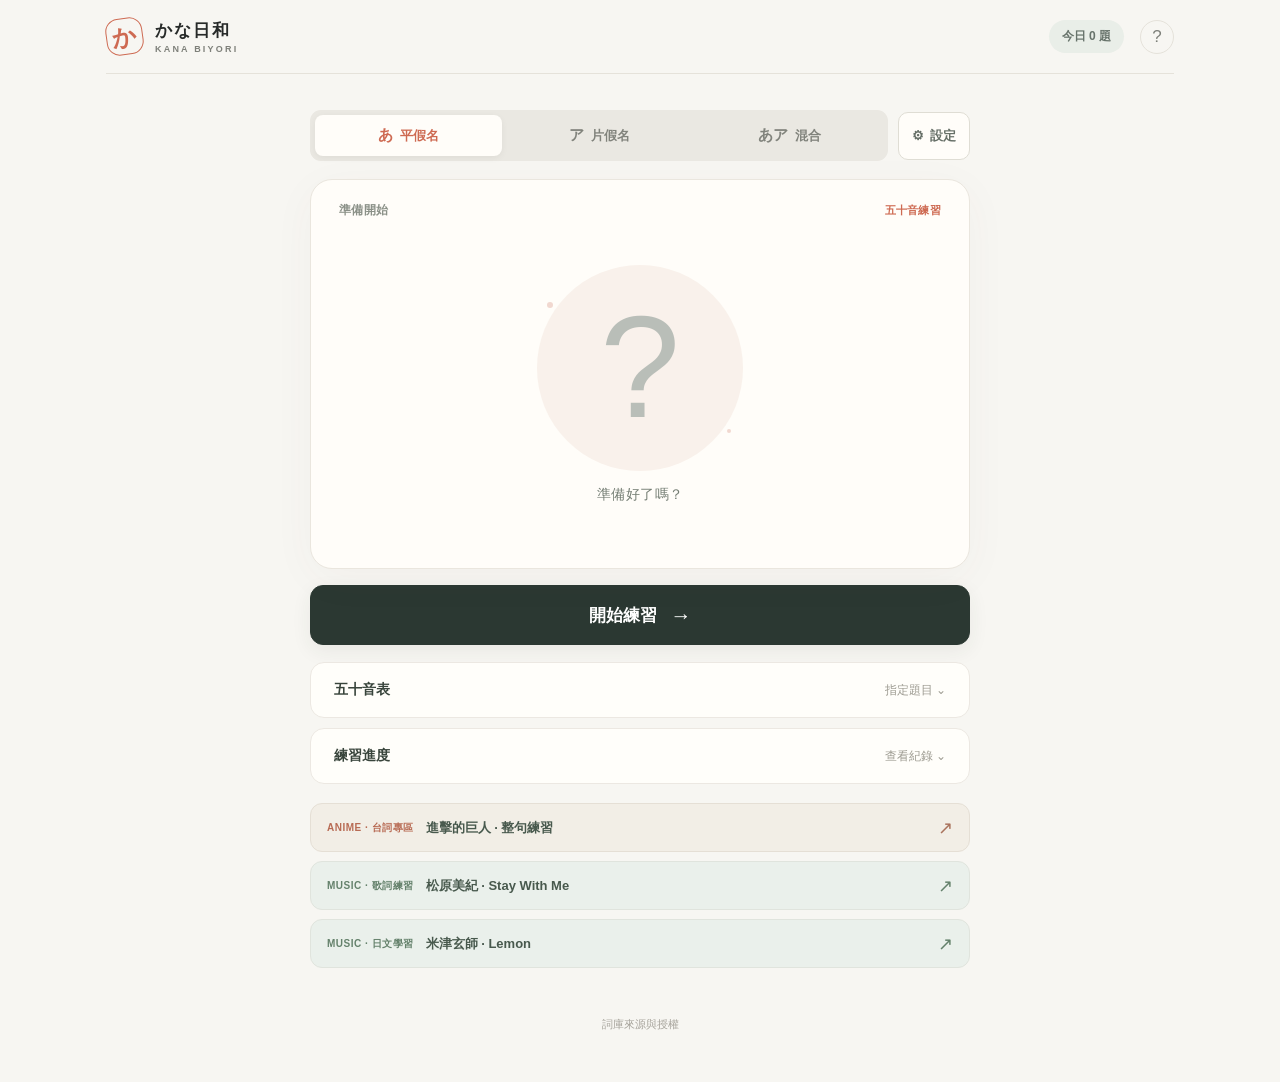
<file: index.html>
<!doctype html>
<html lang="zh-Hant">
<head>
  <meta charset="utf-8">
  <meta name="viewport" content="width=device-width, initial-scale=1, viewport-fit=cover">
  <meta name="theme-color" content="#f7f5f0">
  <meta name="description" content="50 音讀音練習：平假名、片假名、N5～N3 真實日文單字，純前端免費練習。">
  <title>かな日和 · 日文五十音練習</title>
  
  
  <style>
:root{color-scheme:light;--bg:#f7f5f0;--ink:#272a29;--sub:#7e807a;--line:#e5e2da;--accent:#d2634e;--dark:#303936;--cream:#fffdf9;--light-accent:#fae7dd;--font:"Hiragino Kaku Gothic ProN","Yu Gothic","Noto Sans JP","PingFang TC","Microsoft JhengHei",sans-serif}*{box-sizing:border-box}html{scroll-behavior:smooth}body{margin:0;background:var(--bg);color:var(--ink);font-family:var(--font);-webkit-font-smoothing:antialiased}button,select{font:inherit}button{cursor:pointer}button:focus-visible,a:focus-visible,select:focus-visible{outline:3px solid #e5a296;outline-offset:3px}.app-shell{max-width:1268px;margin:auto;padding:0 46px}.topbar{height:104px;display:flex;justify-content:space-between;align-items:center;border-bottom:1px solid var(--line)}.brand{display:flex;align-items:center;gap:12px;text-decoration:none;color:var(--ink)}.brand-seal{height:43px;width:43px;display:grid;place-items:center;border:1.8px solid var(--accent);border-radius:13px;color:var(--accent);font-size:27px;font-weight:700;transform:rotate(-8deg)}.brand-text{display:flex;flex-direction:column;gap:2px}.brand-text strong{font-weight:750;font-size:19px;letter-spacing:2px}.brand-text small{letter-spacing:2.2px;color:var(--sub);font-size:9px;font-weight:800}.top-actions{display:flex;align-items:center;gap:16px}.sync-pill{display:flex;align-items:center;gap:8px;font-size:11px;color:#777b70}.sync-dot{width:7px;height:7px;background:#b8bc9c;display:inline-block;border-radius:50%}.sync-pill.loaded .sync-dot{background:#72a37d}.sync-pill.offline .sync-dot{background:#d3a06b}.icon-button{border:1px solid var(--line);height:34px;width:34px;border-radius:50%;background:transparent;color:var(--sub);font-size:17px}.main-layout{display:grid;grid-template-columns:minmax(0,1.45fr) minmax(294px,.78fr);gap:56px;padding:54px 0 62px}.intro-row{position:relative;display:flex;justify-content:space-between;min-height:151px}.eyebrow{font-size:10px;letter-spacing:2.9px;color:var(--accent);display:flex;gap:10px;align-items:center;font-weight:700}.eyebrow-line{height:1px;width:22px;background:var(--accent)}h1{font-size:clamp(30px,3.2vw,44px);letter-spacing:1px;font-weight:750;line-height:1.35;margin:20px 0 14px}h1 em{font-weight:700;font-style:normal;color:var(--accent)}.intro-desc{font-size:12.5px;line-height:1.9;letter-spacing:.15px;color:var(--sub);max-width:560px;margin:0}.decor-hanko{display:flex;gap:0;align-self:center;transform:rotate(-16deg) translate(0,-12px);opacity:.18;font-family:serif;font-weight:800;font-size:28px;writing-mode:vertical-rl;color:var(--accent);border:2px solid var(--accent);padding:14px 8px}.settings-bar{display:flex;align-items:center;gap:16px;flex-wrap:wrap;margin:32px 0 18px}.setting-label{font-size:12px;color:#4b504b;font-weight:750;white-space:nowrap}.mode-control{display:flex;background:#ebe9e3;padding:4px;border-radius:11px;gap:4px}.mode-btn{border:0;color:#81837c;background:transparent;border-radius:8px;padding:8px 13px;font-size:13px;font-weight:750;display:flex;gap:7px;align-items:center;white-space:nowrap;transition:background .15s,color .15s}.mode-btn span{font-size:11px;font-weight:650}.mode-btn.active{background:var(--cream);color:var(--accent);box-shadow:0 2px 7px #0000000d}.bar-divider{height:20px;width:1px;background:#dcd9d0}.switch-setting{display:flex;align-items:center;gap:9px;white-space:nowrap;font-size:12px;font-weight:700;color:#666b66}.switch{display:inline-flex;width:36px;height:21px;position:relative}.switch input{opacity:0;width:0;height:0}.slider-switch{position:absolute;inset:0;background:#d8d7d1;border-radius:12px;transition:background .18s}.slider-switch:before{content:"";position:absolute;left:3px;top:3px;width:15px;height:15px;background:white;border-radius:50%;transition:transform .18s;box-shadow:0 1px 2px #0002}.switch input:checked+.slider-switch{background:var(--accent)}.switch input:checked+.slider-switch:before{transform:translateX(15px)}.flashcard{background:var(--cream);border:1px solid #e6e3db;border-radius:18px;min-height:456px;position:relative;overflow:hidden;box-shadow:0 7px 35px #6b59450b;display:flex;flex-direction:column;transition:box-shadow .18s}.flashcard:after{content:"";pointer-events:none;position:absolute;inset:8px;border:1px solid #f0eee9;border-radius:12px}.card-topline,.card-footline{z-index:1;display:flex;justify-content:space-between;align-items:center;padding:24px 30px 0}.card-id,.card-script{color:#aaa89e;font-size:10px;letter-spacing:1.8px;font-weight:700}.card-script{color:var(--accent);letter-spacing:1px}.card-front{min-height:361px;display:flex;flex:1;align-items:center;justify-content:center;flex-direction:column;padding:8px 20px}.kana-container{display:grid;place-items:center;position:relative;height:263px;width:300px;max-width:100%}.kana-halo{position:absolute;width:226px;height:226px;border-radius:50%;background:#f8efea;opacity:.6}.kana-halo:before,.kana-halo:after{content:"";position:absolute;width:6px;height:6px;background:#e9c1b5;border-radius:50%;top:18%;left:5%}.kana-halo:after{top:80%;left:92%;width:4px;height:4px}.main-kana{position:relative;line-height:1;font-size:clamp(140px,16vw,196px);font-weight:450;color:#293630;filter:drop-shadow(0 2px 0 #e7e4de)}.card-help-text{color:#9b9b91;font-size:12px;letter-spacing:1px;text-align:center}.card-footline{margin-top:auto;padding:0 30px 18px;color:#c3beb4;font-size:11px;letter-spacing:2px}.dot-group{color:var(--accent);letter-spacing:4px;font-size:7px}.dot-group span{color:#e5dfd7}.card-answer{padding:0 31px 8px;position:relative;z-index:1;animation:fadeIn .2s ease}.hidden{display:none!important}.flashcard.revealed .card-front{display:none}.answer-top{text-align:center;margin:10px auto 22px}.answer-roman{display:block;color:#293630;font-size:49px;font-weight:750;line-height:1.15;letter-spacing:2px}.answer-note{display:block;margin-top:5px;color:#aaa298;font-size:12px}.answer-divider{position:relative;text-align:center;margin-bottom:22px}.answer-divider:before{content:"";position:absolute;height:1px;background:#eeeae2;left:0;right:0;top:50%}.answer-divider span{position:relative;background:var(--cream);padding:0 13px;color:var(--accent);font-size:10px;letter-spacing:1.5px;font-weight:750}.word-focus{background:#fbf9f5;border-radius:13px;padding:19px 21px 16px;min-height:158px}.word-heading{display:flex;align-items:center;gap:7px;min-height:22px}.level-tag{font-size:10px;font-weight:800;padding:4px 8px;color:#b95e4d;background:#f7e6df;border-radius:5px}.topic-tag,.match-tag{font-size:10px;color:#99978e}.match-tag{margin-left:auto;color:#bf9d8d}.word-jp{font-weight:720;font-size:33px;line-height:1.45;margin:4px 0 2px;color:var(--ink);word-break:break-word}.word-reading{font-size:13px;color:var(--accent);display:flex;gap:13px;align-items:center;flex-wrap:wrap}.word-reading span{color:#a59d93;letter-spacing:.5px}.word-reading mark{color:#fff;background:var(--accent);border-radius:3px;padding:0 2px}.word-meaning{font-size:15px;font-weight:750;color:#4e5550;margin-top:13px}.word-en{font-size:11px;margin-top:5px;color:#a6a49d}.word-en:empty{display:none}.word-bottom{display:flex;align-items:center;justify-content:space-between;flex-wrap:wrap;gap:8px;margin:12px 0 9px}.inline-btn{border:0;background:transparent;color:#888b84;font-size:11px;padding:7px 3px;display:inline-flex;gap:6px;align-items:center}.inline-btn:hover{color:var(--accent)}.inline-btn.right{color:var(--accent);font-weight:700}.audio-icon{font-size:19px;line-height:10px}.extra-words{display:flex;gap:8px;flex-wrap:wrap;margin:8px 0 13px}.extra-chip{border:1px solid #e9e4dc;background:#fffdf9;color:#8c8b84;border-radius:50px;padding:7px 12px;font-size:11px}.extra-chip strong{font-weight:750;color:#424944}.extra-chip:hover{border-color:#d7a897;color:var(--accent)}.controls-row{display:flex;gap:12px;margin-top:20px}.primary-button{display:flex;justify-content:center;gap:30px;align-items:center;background:var(--dark);border:1px solid var(--dark);color:white;min-height:54px;border-radius:9px;padding:13px 28px;font-weight:750;font-size:14px;flex:1;box-shadow:0 6px 20px #28362e12;transition:background .18s,transform .18s}.primary-button:hover{background:#46544e;transform:translateY(-1px)}.btn-arrow{font-size:21px;line-height:1}.secondary-button{background:transparent;color:#82867d;border:1px solid #dedbd3;border-radius:9px;padding:14px 26px;font-size:12px;font-weight:750;white-space:nowrap}.secondary-button:hover:enabled{border-color:var(--accent);color:var(--accent)}.secondary-button:disabled{opacity:.42;cursor:not-allowed}.keyboard-tip{font-size:11px;color:#a09e95;text-align:center;margin:17px 0 0}kbd{font-family:inherit;border:1px solid #d8d5cb;border-radius:4px;padding:1px 6px;font-size:10px;color:#89877e}.sidebar{padding-top:11px;display:flex;flex-direction:column;gap:18px}.side-panel{background:#fffefa;border:1px solid #ebe8e0;border-radius:12px;padding:23px 24px}.panel-title-row{display:flex;justify-content:space-between;align-items:center;gap:12px}.panel-title-row h2{font-size:15px;letter-spacing:.6px;margin:0;font-weight:800}.panel-decoration{font-size:25px;color:#dfbaa3}.stats-display{display:grid;grid-template-columns:1fr 1fr;gap:18px;margin:24px 0 25px}.stat{display:flex;flex-direction:column;gap:5px}.stat+.stat{border-left:1px solid #ebe8e0;padding-left:25px}.stat-value{font-size:39px;letter-spacing:-1px;line-height:1.12;font-weight:750;color:#38443b;font-variant-numeric:tabular-nums}.stat-desc{font-size:11px;color:#aaa69e}.progress-header{font-size:11px;color:#777b71;display:flex;justify-content:space-between;margin-bottom:10px}.progress-header strong{color:#617366;font-size:11px}.progress-track{height:6px;background:#f0eee8;border-radius:99px;overflow:hidden}.progress-track>div{height:100%;background:#cf8168;width:0%;transition:width .3s;border-radius:99px}.footnote{color:#a6a39a;font-size:10.5px;line-height:1.6;margin:13px 0 0}.panel-subtitle{font-size:10px;color:#a49f96}.kana-grid{display:grid;grid-template-columns:repeat(5,minmax(0,1fr));gap:7px;margin-top:18px}.kana-cell{height:41px;display:grid;place-items:center;border:1px solid #efede6;background:#f9f8f3;color:#555b54;border-radius:7px;font-size:18px;font-weight:540;transition:background .13s,color .13s}.kana-cell:hover:not(:disabled){border-color:#dfb8a9;color:var(--accent)}.kana-cell.seen{background:#eef2ed;border-color:#dce8d9;color:#69816c}.kana-cell.current{background:var(--accent);border-color:var(--accent);color:white}.kana-cell:disabled{background:transparent;border-color:transparent;cursor:default}.grid-legend{display:flex;gap:16px;margin-top:13px;color:#aaa59e;font-size:10px}.grid-legend span{display:flex;align-items:center;gap:6px}.legend-color{width:8px;height:8px;border-radius:2px;display:inline-block}.legend-color.seen{background:#b4ccb8}.legend-color.current{background:var(--accent)}.library-panel{background:#eee8df;border:0;padding-top:20px}.tiny-label{letter-spacing:1.5px;font-weight:750;font-size:9px;color:#a69686}.library-panel>div:not(.filter-row){margin-top:10px}.library-panel strong{font-size:29px;color:#3b443e;font-weight:770}.library-panel>div>span{color:#847b70;font-size:11px}.library-panel p{font-size:11px;color:#968b81;line-height:1.85;margin:10px 0 15px}.filter-row{border-top:1px solid #ddd4c7;padding-top:13px;display:flex;justify-content:space-between;align-items:center;gap:9px;font-size:11px;color:#706960}.filter-row select{background:#fffdf9;color:#4d524b;border:1px solid #e2d9cd;border-radius:6px;padding:7px 9px;font-size:11px;min-width:122px}.footer{border-top:1px solid var(--line);padding:23px 0 38px;display:flex;align-items:flex-start;justify-content:space-between;gap:22px;font-size:10px;line-height:1.8;color:#aaa69d}.footer span:last-child{text-align:right}.footer a{color:#777f75}.help-dialog{max-width:490px;width:calc(100vw - 36px);border:1px solid #e7e1d8;border-radius:16px;padding:0;box-shadow:0 16px 80px #2b2c2547;background:var(--cream)}.help-dialog::backdrop{background:#1c2724aa;backdrop-filter:blur(2px)}.dialog-content{padding:24px 27px;color:#555a55}.dialog-top{display:flex;align-items:center;justify-content:space-between}.dialog-top h2{font-size:21px;margin:0}.dialog-content ol{font-size:13px;line-height:2;padding-left:22px;margin:20px 0}.dialog-content li{padding-left:4px}.dialog-content p{font-size:11px;color:#898a82;line-height:1.9}@keyframes fadeIn{from{opacity:0;transform:translateY(7px)}to{opacity:1;transform:translateY(0)}}@media(max-width:1070px){.app-shell{padding:0 28px}.main-layout{gap:30px;grid-template-columns:minmax(0,1.2fr) minmax(260px,.75fr)}.settings-bar{gap:10px}.mode-btn{padding:8px}.mode-btn span{font-size:10px}.bar-divider{display:none}}@media(max-width:750px){.app-shell{padding:0 19px}.topbar{height:74px}.brand-text strong{font-size:17px}.brand-text small{font-size:8px}.brand-seal{width:38px;height:38px;font-size:23px}.sync-pill{font-size:10px}.main-layout{padding:33px 0 42px;grid-template-columns:1fr;gap:29px}.sidebar{padding:0}.intro-row{min-height:auto}.decor-hanko{display:none}h1{font-size:32px;margin:14px 0 8px}.intro-desc{font-size:12px;line-height:1.8}.settings-bar{margin:23px 0 13px;gap:12px}.setting-label{width:100%}.mode-control{flex:1;justify-content:space-around}.mode-btn{flex:1;justify-content:center;padding:9px 6px}.switch-setting{margin-left:0}.flashcard{min-height:400px}.card-front{min-height:320px}.kana-container{height:245px}.main-kana{font-size:160px}.kana-halo{width:200px;height:200px}.card-topline{padding:20px 22px 0}.card-footline{padding:0 22px 14px}.card-answer{padding:0 20px 4px}.answer-roman{font-size:44px}.word-jp{font-size:30px}.controls-row{margin-top:13px}.secondary-button{padding:13px 15px}.primary-button{padding:12px 20px}.stats-display{margin:15px 0 17px}.footer{flex-direction:column;gap:6px;padding-bottom:25px}.footer span:last-child{text-align:left}}@media(max-width:380px){.mode-btn{font-size:11px;gap:4px}.mode-btn span{font-size:9px}.mode-control{padding:3px}.settings-bar{gap:8px}.switch-setting{font-size:11px}.controls-row{gap:7px}.primary-button{font-size:13px;gap:10px}.secondary-button{padding:10px;font-size:11px}.word-focus{padding:16px}.word-jp{font-size:27px}}

/* 假名發音：題目階段可自行選擇聽音，不會自動破題 */
.kana-sound{display:inline-flex;align-items:center;justify-content:center;gap:8px;border:1px solid #e9d9cf;border-radius:99px;background:#fff9f4;color:#b95e4d;padding:9px 16px;font-size:12px;font-weight:750;line-height:1.4;transition:background .15s,border-color .15s}
.kana-sound:hover{background:#f9e8de;border-color:#d6a18e}
.kana-sound:disabled{opacity:.45;cursor:not-allowed}
.kana-sound span{font-size:17px;line-height:1}
.question-sound{margin-top:17px;position:relative;z-index:2}
.answer-sound{margin-top:13px}

#skipBtn:disabled{display:none}
/* UX v2 proposal: fewer visible actions, one primary CTA, progressive disclosure */
:root{--accent:#ce6a52;--dark:#2b3832}
body{background:#f7f6f2}
.app-shell{max-width:1160px}
.topbar{height:74px}
.brand-seal{height:37px;width:37px;font-size:24px}
.brand-text strong{font-size:17px}
.today-quick{font-size:12px;color:#67736b;font-weight:700;background:#e9eee8;padding:8px 13px;border-radius:99px;white-space:nowrap}
.main-layout{display:flex;flex-direction:column;gap:17px;max-width:660px;margin:0 auto;padding:36px 0 24px}
.practice-section{min-width:0}
.settings-bar{margin:0 0 18px;display:flex;flex-wrap:nowrap;align-items:center;gap:10px}
.mode-control{flex:1;min-width:0;justify-content:space-between;background:#eae8e2;padding:5px}
.mode-btn{flex:1;justify-content:center;padding:11px 6px;font-size:15px;gap:7px}
.mode-btn span{font-size:13px;font-weight:700}
.settings-details{position:relative;flex:none;z-index:10}
.settings-details summary{display:flex;gap:6px;align-items:center;justify-content:center;list-style:none;border:1px solid #dfddd4;color:#677068;border-radius:10px;height:48px;padding:0 13px;cursor:pointer;font-size:13px;font-weight:700;background:#fffdf9}
.settings-details summary::-webkit-details-marker{display:none}
.settings-details[open] summary{background:#efe7de;color:#9b5749;border-color:#e1c5b9}
.settings-popover{position:absolute;z-index:50;right:0;top:calc(100% + 9px);min-width:265px;background:#fffefa;border:1px solid #e9e2d8;box-shadow:0 17px 42px #2e2a231f;border-radius:15px;padding:20px;display:grid;gap:19px}
.settings-popover .filter-row{margin:0;padding:0;border:0}
.settings-popover .sync-pill{font-size:11px;color:#aaa097}
.voice-setting{display:grid;gap:8px;min-width:0}
.voice-setting>label{font-size:12px;font-weight:700;color:#666b66}
.voice-setting-control{display:flex;gap:7px;align-items:center;min-width:0}
.voice-setting select{min-width:0;width:100%;flex:1;border-radius:8px;border:1px solid #e2d9cd;padding:9px 8px;background:#fffdf9;color:#4d524b;font-size:12px;overflow:hidden;text-overflow:ellipsis}
.voice-setting button{flex-shrink:0;border:1px solid #e9ddd3;border-radius:8px;background:#fff9f4;color:#a55c4b;font-size:12px;font-weight:700;padding:9px 10px}
.voice-setting button:hover{background:#f9e8de}
.voice-setting small{font-size:10.5px;line-height:1.5;color:#9a958e}
.settings-data{font-size:12px;color:#807a72}
.settings-data strong{font-size:16px;color:#35453d}
.flashcard{min-height:390px;border:1px solid #eae6de;border-radius:22px;box-shadow:0 10px 45px #6150440a}
.flashcard:after{inset:6px;border:0}
.card-topline{padding:22px 28px 0}
.card-id{font-size:12px;letter-spacing:.4px;color:#8b9188}
.card-script{font-size:11px;font-weight:750;letter-spacing:.3px}
.card-front{min-height:300px;padding:0 16px 34px;justify-content:center}
.kana-container{height:236px}
.kana-halo{height:206px;width:206px;background:#f6eae2}
.main-kana{font-size:clamp(156px,18vw,196px)}
.card-help-text{font-size:14px;color:#747d73;letter-spacing:.5px}
.kana-sound{border:1px solid #e9ddd3;background:#fffafa;min-height:42px;padding:10px 20px;font-size:13px;color:#a55c4b}
.question-sound{margin-top:22px}
.answer-sound{margin-top:0;flex-shrink:0}
.card-answer{padding:19px 30px 26px;display:flex;flex-direction:column;gap:12px}
.answer-top{display:flex;justify-content:space-between;align-items:center;gap:10px;text-align:left;margin:0;padding:2px 0 11px}
.answer-roman{font-size:clamp(32px,6vw,48px);letter-spacing:1px}
.answer-note{display:none}
.answer-divider{margin:0;text-align:left;line-height:1.3}
.answer-divider:before{display:none}
.answer-divider span{background:transparent;padding:0;color:#aaa095;font-size:12px;letter-spacing:.2px}
.word-focus{padding:19px 22px;min-height:0;background:#f8f6f1;border-radius:13px}
.word-heading{min-height:16px}
.topic-tag,.match-tag{display:none}
.level-tag{background:#efe7e0;font-size:11px;border-radius:4px;padding:3px 7px}
.word-jp{font-size:36px;margin:4px 0}
.word-reading{font-size:14px}
.word-meaning{font-size:16px;margin-top:9px}
.word-en{display:block;margin-top:4px;font-size:13px;line-height:1.5;color:#777b77;overflow-wrap:anywhere}
.word-bottom{margin:0;display:flex;align-items:center;gap:15px}
.inline-btn{font-size:13px;padding:9px 4px}
.inline-btn.right{margin-left:auto}
.extra-words,.card-footline{display:none}
.controls-row{margin-top:16px;gap:10px}
.primary-button{min-height:60px;border-radius:13px;font-size:17px;font-weight:770;gap:14px}
.secondary-button{font-size:13px;border-radius:13px;padding:13px 18px}
.keyboard-tip{display:none}
.sidebar{padding:0;gap:10px}
.expand-panel{background:#fffefa;border:1px solid #ece8e2;border-radius:14px;overflow:hidden}
.expand-panel>summary{list-style:none;display:flex;justify-content:space-between;align-items:center;padding:18px 23px;cursor:pointer;font-size:14px;font-weight:750;color:#38443b}
.expand-panel>summary::-webkit-details-marker{display:none}
.expand-panel .summary-hint{font-size:12px;font-weight:500;color:#9d9b91}
.expand-panel[open] .summary-hint span{display:inline-block;transform:rotate(180deg)}
.expand-panel .side-panel{border:0;border-top:1px solid #f0eee7;box-shadow:none;padding:13px 23px 20px;border-radius:0}
.expand-panel .stats-display{margin:5px 0 20px}
.credits-details{font-size:11px;color:#a6a39b;max-width:660px;margin:15px auto 40px;}
.credits-details summary{cursor:pointer;text-align:center;list-style:none;padding:10px}
.credits-details summary::-webkit-details-marker{display:none}
.credits-details .footer{font-size:10px;padding:12px 0}
@media(max-width:750px){
 .app-shell{padding:0 16px}
 .topbar{height:66px}
 .top-actions{gap:8px}
 .today-quick{font-size:11px;padding:7px 10px}
 .main-layout{padding:19px 0 16px;gap:13px}
 .settings-bar{gap:7px;margin-bottom:12px}
 .mode-btn{padding:9px 5px;gap:5px;font-size:14px}
 .mode-btn span{font-size:11px}
 .settings-details summary{padding:0 10px;height:44px}
 .settings-details summary span{display:none}
 .settings-popover{right:0;min-width:270px}
 .flashcard{min-height:375px;border-radius:20px}
 .card-topline{padding:17px 19px 0}
 .card-front{min-height:330px;padding:0 16px 28px}
 .kana-container{height:234px}
 .kana-halo{width:200px;height:200px}
 .main-kana{font-size:170px}
 .card-help-text{font-size:13px}
 .card-answer{padding:22px 20px 28px;gap:15px}
 .answer-roman{font-size:40px}
 .answer-sound{padding:9px 11px;font-size:12px}
 .word-jp{font-size:31px}
 .controls-row{position:sticky;bottom:0;z-index:7;padding:10px 0 12px;margin-top:7px;background:linear-gradient(0deg,#f7f6f2 83%,#f7f6f2d9 95%,transparent)}
 .primary-button{min-height:59px;font-size:17px}
 .secondary-button{padding:12px 14px}
 .expand-panel>summary{padding:17px 19px}
 .credits-details{margin:8px auto 25px}
}
@media(max-width:380px){.mode-btn{font-size:12px;gap:2px}.mode-btn span{font-size:10px}.settings-details summary{padding:0 8px}.secondary-button{padding:10px}.card-answer{padding:17px}.main-kana{font-size:152px}}

/* ANIME is only an optional surprise below the normal N5/N4 example word. */
.anime-switch-group{display:flex;flex-direction:column;gap:5px}
.anime-switch-group small{font-size:10.5px;line-height:1.5;color:#9a958e}
.anime-easter{margin-top:5px;border:1px solid #eddfd4;border-radius:13px;background:#fcf8f4;overflow:hidden}
.anime-easter details summary{cursor:pointer;list-style:none;display:flex;align-items:center;gap:9px;padding:13px 14px;flex-wrap:wrap}
.anime-easter details summary::-webkit-details-marker{display:none}
.anime-easter-tag{font-size:10px;font-weight:800;white-space:nowrap;color:#bd6650;letter-spacing:.2px;background:#f5e5da;border-radius:5px;padding:5px 7px}
.anime-easter-title{font-size:15px;font-weight:780;line-height:1.5;color:#39433b;overflow-wrap:anywhere;flex:1;min-width:100px}
.anime-easter-chevron{font-size:18px;color:#a18f83;transition:transform .15s}
.anime-easter details[open] .anime-easter-chevron{transform:rotate(180deg)}
.anime-easter-body{border-top:1px solid #f0e5dd;margin:0 14px;padding:11px 0 13px;display:flex;flex-direction:column;gap:5px;overflow-wrap:anywhere}
.anime-easter-reading{font-size:14px;line-height:1.6;font-weight:700;color:#46534b}
.anime-easter-reading mark{background:#ebbd9d;color:#42362f;border-radius:3px;padding:0 2px}
.anime-easter-roman{font-size:12px;color:#867d74;line-height:1.5}
.anime-easter-meaning{font-size:13px;font-weight:650;color:#534c47;line-height:1.5}
.anime-easter-meta{display:flex;align-items:center;justify-content:space-between;gap:10px;color:#9e9287;font-size:11px;margin-top:3px}
.anime-easter-meta button{font:inherit;border:1px solid #e7d3c5;border-radius:20px;background:#fffcf9;color:#b46351;font-size:12px;font-weight:700;padding:7px 12px}
@media(max-width:750px){.anime-easter-title{font-size:14px}.anime-easter details summary{padding:12px}}
.main-kana.ready-kana{font-size:clamp(105px,12vw,144px);font-weight:350;color:#b9beb8;filter:none;user-select:none}

/* Independent anime sentence practice: compact entry, without changing card controls. */
.anime-practice-link{display:flex;align-items:center;gap:12px;min-height:49px;margin:2px 0 0;padding:11px 16px;border:1px solid #e5dfd5;background:#f2eee6;border-radius:12px;text-decoration:none;color:#48594d;transition:background .15s,border-color .15s}
.anime-practice-link:hover{background:#ede7db;border-color:#d7baaa}
.anime-practice-kicker{flex:none;letter-spacing:.5px;font-size:10px;font-weight:800;color:#b86b54}
.anime-practice-link strong{font-size:13px;font-weight:780;min-width:0}
.anime-practice-arrow{margin-left:auto;font-size:18px;color:#aa735d}
@media(max-width:500px){.anime-practice-link{gap:8px;padding:11px 13px;flex-wrap:wrap}.anime-practice-kicker{font-size:9px}.anime-practice-link strong{font-size:12px}.anime-practice-arrow{margin-left:auto}}
.music-practice-link{display:flex;align-items:center;gap:12px;min-height:49px;margin:-8px 0 0;padding:11px 16px;border:1px solid #e0e4dd;background:#eaf0eb;border-radius:12px;text-decoration:none;color:#48594d;transition:background .15s,border-color .15s}
.music-practice-link:hover{background:#e4ebe5;border-color:#c0d3c4}
.music-practice-kicker{flex:none;letter-spacing:.5px;font-size:10px;font-weight:800;color:#64816b}
.music-practice-link strong{font-size:13px;font-weight:780;min-width:0}
.music-practice-arrow{margin-left:auto;font-size:18px;color:#64816b}
@media(max-width:500px){.music-practice-link{gap:8px;padding:11px 13px;flex-wrap:wrap}.music-practice-kicker{font-size:9px}.music-practice-link strong{font-size:12px}}
</style>
</head>
<body>
  <div class="app-shell">
    <header class="topbar">
      <a href="#" class="brand" aria-label="かな日和 首頁">
        <span class="brand-seal">か</span>
        <span class="brand-text"><strong>かな日和</strong><small>KANA BIYORI</small></span>
      </a>
      <div class="top-actions">
        <span class="today-quick" id="todayQuick" aria-label="今日已練習題數">今日 0 題</span>
        <button class="icon-button" id="helpBtn" title="操作說明" aria-label="操作說明">?</button>
      </div>
    </header>

    <main class="main-layout">
      <section class="practice-section">
        <div class="settings-bar">
          <div class="mode-control" role="group" aria-label="假名練習模式">
            <button class="mode-btn active" data-mode="hiragana" aria-pressed="true">あ <span>平假名</span></button>
            <button class="mode-btn" data-mode="katakana" aria-pressed="false">ア <span>片假名</span></button>
            <button class="mode-btn" data-mode="mixed" aria-pressed="false">あア <span>混合</span></button>
          </div>
          <details class="settings-details">
            <summary aria-label="更多練習設定" title="設定">⚙ <span>設定</span></summary>
            <div class="settings-popover">
              <label class="switch-setting" for="advancedSwitch"><span>加入濁音</span><span class="switch"><input id="advancedSwitch" type="checkbox"><span class="slider-switch"></span></span></label>
              <div class="anime-switch-group">
                <label class="switch-setting" for="animeSwitch"><span>ANIME 動漫彩蛋</span><span class="switch"><input id="animeSwitch" type="checkbox" checked><span class="slider-switch"></span></span></label>
                <small>偶爾額外出現符合當前假名的動漫台詞</small>
              </div>
              <div class="filter-row"><label for="levelSelect">單字等級</label><select id="levelSelect"><option value="all">N5 + N4 + N3</option><option value="N5">只看 N5</option><option value="N4">只看 N4</option><option value="N3">只看 N3</option></select></div>
              <div class="voice-setting"><label for="voiceSelect">日文聲音</label><div class="voice-setting-control"><select id="voiceSelect" aria-describedby="voiceHint"><option value="">載入日文語音…</option></select><button type="button" id="previewVoice" aria-label="試聽所選日文語音">試聽 ♪</button></div><small id="voiceHint">可用聲音取決於瀏覽器與裝置。</small></div>
              <div class="settings-data"><strong id="vocabCount">—</strong> 筆練習單字</div>
              <span class="sync-pill" id="sourceState" title="詞庫載入情況"><span class="sync-dot"></span> <span id="sourceText">已內建雙語詞庫</span></span>
            </div>
          </details>
        </div>
        <div class="flashcard" id="flashcard" aria-live="polite">
          <div class="card-topline">
            <span class="card-id" id="cardId">準備開始</span>
            <span class="card-script" id="scriptName">五十音練習</span>
          </div>
          <div class="card-front" id="frontView">
            <div class="kana-container"><div class="kana-halo" aria-hidden="true"></div><div class="main-kana ready-kana" id="mainKana">?</div></div>
            <div class="card-help-text" id="questionPrompt">準備好了嗎？</div>
            <button type="button" class="kana-sound question-sound hidden" id="playKanaFront" aria-label="聽目前假名的發音"><span aria-hidden="true">♪</span> 聽發音</button>
          </div>
          <div class="card-answer hidden" id="answerView">
            <div class="answer-top">
              <span class="answer-roman" id="kanaRoman"></span>
              <span class="answer-note" id="kanaNote">請確認你的發音</span>
              <button type="button" class="kana-sound answer-sound" id="playKanaAnswer" aria-label="重聽目前假名的發音"><span aria-hidden="true">♪</span> 聽發音</button>
            </div>
            <div class="answer-divider"><span>例字</span></div>
            <div class="word-focus">
              <div class="word-heading"><span class="level-tag" id="wordLevel">N5</span><span class="topic-tag" id="wordTopic">日常</span><span class="match-tag" id="matchTag"></span></div>
              <div class="word-jp" id="wordText">朝</div>
              <div class="word-reading" id="wordReading">あさ <span>asa</span></div>
              <div class="word-meaning" id="wordMeaning" lang="zh-Hant">早上</div>
              <div class="word-en" id="wordEnglish" lang="en">morning</div>
            </div>
            <div class="word-bottom">
              <button type="button" class="kana-sound word-sound" id="playSound" aria-label="播放日文單字發音"><span aria-hidden="true">♪</span> 聽單字</button>
              <button type="button" class="inline-btn right" id="newExample">換單字 <span aria-hidden="true">↻</span></button>
            </div>
            <div class="extra-words" id="extraWords"></div>
            <aside class="anime-easter hidden" id="animeEaster" aria-label="額外的動漫彩蛋">
              <details id="animeBonusDetails">
                <summary>
                  <span class="anime-easter-tag">ANIME 彩蛋</span>
                  <span class="anime-easter-title" id="animeQuoteText"></span>
                  <span class="anime-easter-chevron" aria-hidden="true">⌄</span>
                </summary>
                <div class="anime-easter-body">
                  <div class="anime-easter-reading" id="animeQuoteReading"></div>
                  <div class="anime-easter-roman" id="animeQuoteRoman"></div>
                  <div class="anime-easter-meaning" id="animeQuoteMeaning"></div>
                  <div class="anime-easter-meta"><span id="animeQuoteSeries"></span><button type="button" id="animeQuotePlay" aria-label="朗讀動漫台詞">♪ 聽台詞</button></div>
                </div>
              </details>
            </aside>
          </div>
          <div class="card-footline"><span>かな 日和</span><span class="dot-group">● <span>●</span> <span>●</span></span></div>
        </div>

        <div class="controls-row">
          <button class="primary-button" id="actionBtn" type="button">開始練習 <span class="btn-arrow" aria-hidden="true">→</span></button>
          <button class="secondary-button" id="skipBtn" type="button" disabled>略過 <span aria-hidden="true">↷</span></button>
        </div>
        
      </section>

      <aside class="sidebar">
        <details class="expand-panel" id="kanaTableDetails">
          <summary><span>五十音表</span><span class="summary-hint">指定題目 <span aria-hidden="true">⌄</span></span></summary>
          <section class="kana-panel side-panel">
            <div class="kana-grid" id="kanaGrid" aria-label="五十音表"></div>
            <div class="grid-legend"><span><i class="legend-color seen"></i> 已練</span><span><i class="legend-color current"></i> 當前</span></div>
          </section>
        </details>
        <details class="expand-panel" id="progressDetails">
          <summary><span>練習進度</span><span class="summary-hint">查看紀錄 <span aria-hidden="true">⌄</span></span></summary>
          <section class="stat-panel side-panel">
            <div class="stats-display">
              <div class="stat"><span class="stat-value" id="dailyCount">0</span><span class="stat-desc">今日題數</span></div>
              <div class="stat"><span class="stat-value" id="uniqueCount">0</span><span class="stat-desc">今日不同假名</span></div>
            </div>
            <div class="progress-header"><span>假名探索</span><strong id="progressFraction">0/46</strong></div>
            <div class="progress-track" role="progressbar" aria-valuenow="0" aria-valuemin="0" aria-valuemax="46" aria-label="基礎假名進度" id="progressBar"><div id="progressFill"></div></div>
            <p class="footnote">紀錄保存在此瀏覽器。</p>
          </section>
        </details>
      </aside>
        <a class="anime-practice-link" href="./anime/" aria-label="前往進擊的巨人動漫整句練習">
          <span class="anime-practice-kicker">ANIME · 台詞專區</span>
          <strong>進擊的巨人 · 整句練習</strong>
          <span class="anime-practice-arrow" aria-hidden="true">↗</span>
        </a>
        <a class="music-practice-link" href="./stay-with-me/" aria-label="前往松原美紀 Stay With Me 歌詞跟讀練習">
          <span class="music-practice-kicker">MUSIC · 歌詞練習</span>
          <strong>松原美紀 · Stay With Me</strong>
          <span class="music-practice-arrow" aria-hidden="true">↗</span>
        </a>
        <a class="music-practice-link" href="./lemon/" aria-label="前往米津玄師 Lemon 日文學習">
          <span class="music-practice-kicker">MUSIC · 日文學習</span>
          <strong>米津玄師 · Lemon</strong>
          <span class="music-practice-arrow" aria-hidden="true">↗</span>
        </a>
    </main>
    <details class="credits-details"><summary>詞庫來源與授權</summary><footer class="footer"><span>Made for daily Japanese practice · 純 JavaScript，無後端。</span><span>詞彙分級僅供參考 · 雙語資料來自 <a href="https://github.com/ringooai/open-vocabularies" target="_blank" rel="noopener noreferrer">Ringoo Open Vocabularies</a>（MIT），另含本站精選詞彙 · <a href="./THIRD_PARTY_LICENSES.md">授權資訊</a></span></footer></details>
  </div>

  <dialog id="helpDialog" class="help-dialog"><div class="dialog-content"><div class="dialog-top"><h2>操作方式</h2><button id="closeHelp" aria-label="關閉說明" class="icon-button">×</button></div><ol><li>看到假名，先自己唸出來。</li><li>按「看答案」確認讀音與例字。</li><li>按「下一題」繼續；也能用 ♪ 聽發音。</li><li>想增添趣味，可在設定開啟 ANIME 彩蛋，少數題目會額外附上與當前假名相符的動漫台詞。</li></ol><p>空白鍵／Enter：下一步，P：聽假名。單字分類參考 N5～N3，會盡量輪替例字。</p></div></dialog>
  <script src="./bilingual-vocab.js"></script>
    <script src="./japanese-speech.js?v=20261027f"></script>
   <script>
/* 精選短篇動漫名台詞／招式，與 N4/N5 詞庫獨立，離線也可使用。*/
window.KANA_ANIME_QUOTES = String.raw`
# 台詞|平假名讀音|羅馬拼音|中文意思|作品
神羅天征|しんらてんせい|shinra tensei|神羅天征（招式名）|火影忍者
螺旋丸|らせんがん|rasengan|螺旋丸（招式名）|火影忍者
影分身の術|かげぶんしんのじゅつ|kage bunshin no jutsu|影分身之術|火影忍者
心臓を捧げよ！|しんぞうを ささげよ|shinzō o sasageyo|獻出你的心臟吧！|進擊的巨人
駆逐してやる！|くちくしてやる|kuchiku shite yaru|我要把他們驅逐出去！|進擊的巨人
海賊王に俺はなる！|かいぞくおうに おれは なる|kaizokuō ni ore wa naru|我要成為海賊王！|航海王
ギアセカンド|ぎあせかんど|gia sekando|二檔（招式名）|航海王
卍解|ばんかい|bankai|卍解（招式名）|BLEACH 死神
斬魄刀|ざんぱくとう|zanpakutō|斬魄刀|BLEACH 死神
かめはめ波|かめはめは|kamehameha|龜派氣功|七龍珠
オラに元気を分けてくれ！|おらに げんきを わけてくれ|ora ni genki o wakete kure|把元氣分給我吧！|七龍珠
領域展開|りょういきてんかい|ryōiki tenkai|領域展開|咒術迴戰
無量空処|むりょうくうしょ|muryō kūsho|無量空處|咒術迴戰
全集中|ぜんしゅうちゅう|zen shūchū|全集中|鬼滅之刃
水の呼吸|みずのこきゅう|mizu no kokyū|水之呼吸|鬼滅之刃
心を燃やせ|こころを もやせ|kokoro o moyase|燃燒你的心吧|鬼滅之刃
やれやれだぜ|やれやれだぜ|yare yare daze|真是夠了|JOJO 的奇妙冒險
だが断る|だが ことわる|daga kotowaru|但是我拒絕|JOJO 的奇妙冒險
無駄無駄|むだむだ|muda muda|沒用沒用|JOJO 的奇妙冒險
ゲットだぜ！|げっとだぜ|getto daze|收服啦！|寶可夢
月に代わってお仕置きよ！|つきに かわって おしおきよ|tsuki ni kawatte oshioki yo|我要代替月亮懲罰你！|美少女戰士
計画通り|けいかくどおり|keikaku dōri|一切按照計畫|死亡筆記本
新世界の神になる|しんせかいの かみになる|shinsekai no kami ni naru|我要成為新世界的神|死亡筆記本
逃げちゃダメだ|にげちゃだめだ|nigecha dame da|不能逃避|新世紀福音戰士
あんたバカぁ？|あんた ばかぁ|anta bakā|你是笨蛋嗎？|新世紀福音戰士
等価交換|とうかこうかん|tōka kōkan|等價交換|鋼之鍊金術師
未来最高！|みらいさいこう|mirai saikō|未來最棒！|鏈鋸人
あきらめたらそこで試合終了|あきらめたら そこで しあいしゅうりょう|akirametara soko de shiai shūryō|一旦放棄，比賽就結束了|灌籃高手
バスケがしたいです|ばすけが したいです|basuke ga shitai desu|我想打籃球|灌籃高手
真実はいつもひとつ！|しんじつは いつも ひとつ|shinjitsu wa itsumo hitotsu|真相永遠只有一個！|名偵探柯南
バーロー|ばーろー|bārō|笨蛋啦（口語）|名偵探柯南
お前はもう死んでいる|おまえは もう しんでいる|omae wa mō shinde iru|你已經死了|北斗神拳
俺がガンダムだ！|おれが がんだむだ|ore ga gandamu da|我就是鋼彈！|機動戰士鋼彈 00
プルスウルトラ！|ぷるすうるとら|purusu urutora|更進一步！|我的英雄學院
にっこにっこにー！|にっこにっこにー|nikko nikko nī|妮可妮可妮！|Love Live!
わくわく！|わくわく|waku waku|好興奮、好期待！|SPY×FAMILY 間諜家家酒
どこでもドア|どこでもどあ|dokodemo doa|任意門|哆啦A夢
死に戻り|しにもどり|shini modori|死亡回歸（能力名）|Re:從零開始的異世界生活
# 進擊的巨人 — 新增經典名言
何も捨てることができない人には、何も変えることはできないだろう。|なにもすてることができないひとには なにもかえることはできないだろう|nani mo suteru koto ga dekinai hito ni wa, nani mo kaeru koto wa dekinai darō|什麼都無法捨棄的人，什麼也無法改變|進擊的巨人
戦わなければ勝てない！|たたかわなければかてない|tatakawanakereba katenai|不戰鬥就無法獲勝！|進擊的巨人
この世界は残酷だ。|このせかいはざんこくだ|kono sekai wa zankoku da|這個世界是殘酷的|進擊的巨人
悔いが残らない方を自分で選べ。|くいがのこらないほうをじぶんでえらべ|kui ga nokoranai hō o jibun de erabe|自己選擇不會留下遺憾的道路|進擊的巨人
人類の反撃はこれからだ！|じんるいのはんげきはこれからだ|jinrui no hangeki wa kore kara da|人類的反擊現在才要開始！|進擊的巨人
俺達は皆生まれた時から自由だ。|おれたちはみんなうまれたときからじゆうだ|oretachi wa minna umareta toki kara jiyū da|我們從出生起就是自由的|進擊的巨人
夢を諦めて死んでくれ。|ゆめをあきらめてしんでくれ|yume o akiramete shinde kure|放棄夢想，赴死吧|進擊的巨人
# 火影忍者 — 佩恩的痛楚與忍術
痛みを感じろ。|いたみをかんじろ|itami o kanjiro|感受痛苦吧|火影忍者
痛みを考えろ。|いたみをかんがえろ|itami o kangaero|思考痛苦吧|火影忍者
痛みを受け取れ。|いたみをうけとれ|itami o uketore|接受痛苦吧|火影忍者
痛みを知れ。|いたみをしれ|itami o shire|理解痛苦吧|火影忍者
痛みを知らぬ者に本当の平和は分からん。|いたみをしらぬものにほんとうのへいわはわからん|itami o shiranu mono ni hontō no heiwa wa wakaran|不懂痛苦的人無法理解真正的和平|火影忍者
ここより世界に痛みを！|ここよりせかいにいたみを|koko yori sekai ni itami o|從這裡讓世界感受痛苦！|火影忍者
万象天引|ばんしょうてんいん|banshō ten'in|萬象天引（招式名）|火影忍者
地爆天星|ちばくてんせい|chibaku tensei|地爆天星（招式名）|火影忍者
千鳥|ちどり|chidori|千鳥（招式名）|火影忍者
豪火球の術|ごうかきゅうのじゅつ|gōkakyū no jutsu|豪火球之術（招式名）|火影忍者
だってばよ！|だってばよ|dattebayo|鳴人的口頭禪|火影忍者
# 更多動畫經典短句
生きろ。|いきろ|ikiro|活下去|魔法公主
黙れ小僧！|だまれこぞう|damare kozō|閉嘴，小鬼！|魔法公主
私、気になります！|わたし きになります|watashi ki ni narimasu|我很好奇！|冰菓
お前が信じるお前を信じろ！|おまえがしんじるおまえをしんじろ|omae ga shinjiru omae o shinjiro|相信那個相信自己的你！|天元突破 紅蓮螺巖
まだだ、まだ終わらんよ！|まだだ まだおわらんよ|mada da mada owaran yo|還沒，還沒結束啊！|機動戰士 Z 鋼彈
坊やだからさ。|ぼうやだからさ|bōya dakara sa|因為他還是個小鬼啊|機動戰士鋼彈
逃げれば一つ、進めば二つ。|にげればひとつ すすめばふたつ|nigereba hitotsu susumeba futatsu|逃避只能得到一個，前進能得到兩個|機動戰士鋼彈 水星的魔女
僕と契約して魔法少女になってよ！|ぼくとけいやくしてまほうしょうじょになってよ|boku to keiyaku shite mahō shōjo ni natte yo|和我訂契約成為魔法少女吧！|魔法少女小圓
奇跡も、魔法も、あるんだよ。|きせきも まほうも あるんだよ|kiseki mo mahō mo arun da yo|奇蹟也好、魔法也好，都是存在的|魔法少女小圓
俺は人間をやめるぞ！|おれはにんげんをやめるぞ|ore wa ningen o yameru zo|我不做人啦！|JOJO 的奇妙冒險
バルス！|ばるす|barusu|巴魯斯！（毀滅咒語）|天空之城
オラオラオラ！|おらおらおら|ora ora ora|歐啦歐啦歐啦！（連續攻擊吶喊）|JOJO 的奇妙冒險
ザ・ワールド！|ざ・わーるど|za wārudo|世界！（替身名）|JOJO 的奇妙冒險
`;
/* 手工整理的優先例字：word|reading|繁體中文|JLPT|分類覆寫|自訂羅馬音|English。 */
window.KANA_LOCAL_WORDS = String.raw`
# 招呼與人際
会う|あう|見面|N5|||meet
挨拶|あいさつ|打招呼|N4|||greeting
ありがとう|ありがとう|謝謝|N5|||Thank you
おはよう|おはよう|早安|N5|||good morning
こんにちは|こんにちは|你好|N5|||Hello, good day
こんばんは|こんばんは|晚上好|N5|||good evening
さようなら|さようなら|再見|N5|||goodbye
すみません|すみません|不好意思|N5|||excuse me; sorry
お願いします|おねがいします|拜託您|N5|||please (polite request)
名前|なまえ|名字|N5|||Name
人|ひと|人|N5|||person
友達|ともだち|朋友|N5|||Friend
家族|かぞく|家人|N5|||Family
父|ちち|父親（自己的）|N5|||Father
母|はは|母親（自己的）|N5|||Mother
兄|あに|哥哥（自己的）|N5|||Elder brother
姉|あね|姊姊（自己的）|N5|||Elder sister
弟|おとうと|弟弟|N5|||younger brother
妹|いもうと|妹妹|N5|||younger sister
子供|こども|小孩|N5|||Child
両親|りょうしん|雙親|N4|||parents
祖父|そふ|祖父|N4|||Grandfather
祖母|そぼ|祖母|N4|||Grandmother
男|おとこ|男人|N5|||man
女|おんな|女人|N5|||woman
大人|おとな|大人|N5|||Adult
赤ちゃん|あかちゃん|嬰兒|N4|||Baby
先生|せんせい|老師|N5|||teacher, professor; master; doctor
学生|がくせい|學生|N5|||Student
会社員|かいしゃいん|公司職員|N5|||company employee
医者|いしゃ|醫生|N5|||doctor, physician
警察|けいさつ|警察|N4|||police
# 時間與日期
今|いま|現在|N5|||Now
今日|きょう|今天|N5|||today
昨日|きのう|昨天|N5|||Yesterday
明日|あした|明天|N5|||tomorrow
一昨日|おととい|前天|N5|||the day before yesterday
明後日|あさって|後天|N5|||the day after tomorrow
朝|あさ|早上|N5|||Morning
昼|ひる|中午|N5|||noon, daytime
夜|よる|夜晚|N5|||night; evening
夕方|ゆうがた|傍晚|N5|||evening
毎日|まいにち|每天|N5|||Every day
毎週|まいしゅう|每週|N5|||Every week
毎月|まいつき|每月|N5|||Every month
毎年|まいとし|每年|N5|||Every year
先週|せんしゅう|上週|N5|||Last week
今週|こんしゅう|本週|N5|||This week
来週|らいしゅう|下週|N5|||next week
去年|きょねん|去年|N5|||Last year
今年|ことし|今年|N5|||This year
来年|らいねん|明年|N5|||Next year
時間|じかん|時間|N5|||time
時計|とけい|鐘錶|N5|||Watch, Clock
午前|ごぜん|上午|N5|||Morning, A.M./ˌeɪ.em/
午後|ごご|下午|N5|||afternoon, P.M./ˌpiːˈɛm/
月曜日|げつようび|星期一|N5|||Monday
火曜日|かようび|星期二|N5|||Tuesday
水曜日|すいようび|星期三|N5|||Wednesday
木曜日|もくようび|星期四|N5|||Thursday
金曜日|きんようび|星期五|N5|||Friday
土曜日|どようび|星期六|N5|||Saturday
日曜日|にちようび|星期日|N5|||Sunday
春|はる|春天|N5|||Spring
夏|なつ|夏天|N5|||summer
秋|あき|秋天|N5|||Autumn
冬|ふゆ|冬天|N5|||Winter
季節|きせつ|季節|N4|||Season
予定|よてい|計畫安排|N4|||Plan, arrangement, schedule
最近|さいきん|最近|N4|||Recently, nowadays, in recent years, most recent, latest
昔|むかし|從前|N4|||Past
急ぐ|いそぐ|趕緊|N4|||Hurry
遅れる|おくれる|遲到|N4|||be late
# 食物與餐飲
食べる|たべる|吃|N5|||Eat
飲む|のむ|喝|N5|||Drink
水|みず|水|N5|||Water
お茶|おちゃ|茶|N5|||Tea
紅茶|こうちゃ|紅茶|N5|||Black tea
牛乳|ぎゅうにゅう|牛奶|N5|||milk
コーヒー|こーひー|咖啡|N5|||coffee
ジュース|じゅーす|果汁|N5|||Juice
ご飯|ごはん|飯|N5|||cooked rice; meal
朝ご飯|あさごはん|早餐|N5|||breakfast
昼ご飯|ひるごはん|午餐|N5|||lunch
晩ご飯|ばんごはん|晚餐|N5|||dinner
パン|ぱん|麵包|N5|||Bread
卵|たまご|雞蛋|N5|||Egg
肉|にく|肉|N5|||Meat
魚|さかな|魚|N5|||fish
野菜|やさい|蔬菜|N5|||vegetable
果物|くだもの|水果|N5|||fruit
りんご|りんご|蘋果|N5|||apple
みかん|みかん|橘子|N5|||mandarin orange
バナナ|ばなな|香蕉|N5|||banana
いちご|いちご|草莓|N4|||strawberry
ぶどう|ぶどう|葡萄|N4|||Grapes
レモン|れもん|檸檬|N4|||lemon
トマト|とまと|番茄|N5|||tomato
じゃがいも|じゃがいも|馬鈴薯|N4|||potato
玉ねぎ|たまねぎ|洋蔥|N4|||onion
塩|しお|鹽|N5|||Salt
砂糖|さとう|砂糖|N5|||sugar
醤油|しょうゆ|醬油|N4|||Soy sauce
スープ|すーぷ|湯|N5|||Soup
カレー|かれー|咖哩|N5|||Curry
ラーメン|らーめん|拉麵|N5|||ramen
うどん|うどん|烏龍麵|N4|||udon noodles
そば|そば|蕎麥麵|N4|||near, close, beside; buckwheat noodle
すし|すし|壽司|N5|||sushi
天ぷら|てんぷら|天婦羅|N4|||tempura
弁当|べんとう|便當|N4|||Box lunch
ケーキ|けーき|蛋糕|N5|||Cake
アイスクリーム|あいすくりーむ|冰淇淋|N5|||Ice cream
チョコレート|ちょこれーと|巧克力|N5|||chocolate
お菓子|おかし|點心|N5|||Confections, sweets, snack
レストラン|れすとらん|餐廳|N5|||Restaurant
喫茶店|きっさてん|咖啡店|N5|||Coffee shop
食堂|しょくどう|食堂|N4|||Cafeteria, dining hall
料理|りょうり|料理|N5|||Cooking, cuisine
味|あじ|味道|N4|||Taste
甘い|あまい|甜的|N5|||sweet, generous
辛い|からい|辣的|N4|||spicy; hot
苦い|にがい|苦的|N4|||Bitter
おいしい|おいしい|好吃|N5|||delicious
まずい|まずい|難吃|N4|||terrible, unappetizing, unpleasant
# 購物與金錢
買う|かう|買|N5|||Buy
売る|うる|賣|N4|||Sell
店|みせ|商店|N5|||Store, shop
お店|おみせ|店鋪|N5|||shop; store
スーパー|すーぱー|超市|N5|||supermarket
デパート|でぱーと|百貨公司|N5|||Department store
コンビニ|こんびに|便利商店|N4|||convenience store
市場|いちば|市場|N4|||market
お金|おかね|錢|N5|||Money
財布|さいふ|錢包|N5|||wallet
値段|ねだん|價錢|N5|||Price
安い|やすい|便宜|N5|||inexpensive, cheap
高い|たかい|貴；高|N5|||tall, high; expensive
便利|べんり|方便|N4|||convenient, handy
買い物|かいもの|購物|N5|||Shopping
銀行|ぎんこう|銀行|N5|||Bank
郵便局|ゆうびんきょく|郵局|N5|||post office
切手|きって|郵票|N5|||Postage stamp
手紙|てがみ|信|N5|||Letter
荷物|にもつ|行李；包裹|N4|||Luggage, baggage
贈り物|おくりもの|禮物|N4|||Gift
プレゼント|ぷれぜんと|禮物|N5|||Present, gift
服|ふく|衣服|N5|||Clothes
靴|くつ|鞋子|N5|||Shoes
靴下|くつした|襪子|N5|||socks
帽子|ぼうし|帽子|N5|||Hat, cap
傘|かさ|雨傘|N5|||Umbrella, parasol
鞄|かばん|包包|N5|||bag
シャツ|しゃつ|襯衫|N5|||Shirt
ズボン|ずぼん|褲子|N5|||Trousers
スカート|すかーと|裙子|N5|||skirt
コート|こーと|大衣|N5|||Coat, Court
セーター|せーたー|毛衣|N5|||sweater
ポケット|ぽけっと|口袋|N4|||Pocket
眼鏡|めがね|眼鏡|N5|||Glasses
サイズ|さいず|尺寸|N4|||size
色|いろ|顏色|N5|||Color
赤|あか|紅色|N5|||Red
青|あお|藍色|N5|||Blue
白|しろ|白色|N5|||White
黒|くろ|黑色|N5|||Black
黄色|きいろ|黃色|N5|||yellow
茶色|ちゃいろ|咖啡色|N5|||brown
# 交通與旅遊
旅行|りょこう|旅行|N5|||Travel, trip
旅館|りょかん|日式旅館|N5|||Japanese inn
ホテル|ほてる|飯店|N5|||Hotel
部屋|へや|房間|N5|||room
予約|よやく|預約|N4|||Reservation
切符|きっぷ|車票|N5|||Ticket
駅|えき|車站|N5|||Station
電車|でんしゃ|電車|N5|||Electric train
地下鉄|ちかてつ|地下鐵|N5|||Subway
新幹線|しんかんせん|新幹線|N4|||bullet train (Shinkansen)
バス|ばす|公車|N5|||Bus
タクシー|たくしー|計程車|N5|||Taxi
自転車|じてんしゃ|腳踏車|N5|||bicycle
車|くるま|汽車|N5|||car
飛行機|ひこうき|飛機|N5|||Airplane
船|ふね|船|N5|||ship; boat
道路|どうろ|道路|N4|||Road
道|みち|道路|N5|||road, street; way, directions
交差点|こうさてん|十字路口|N4|||Intersection
信号|しんごう|紅綠燈|N4|||Traffic light, signal
駐車場|ちゅうしゃじょう|停車場|N4|||Parking lot
運転|うんてん|駕駛|N4|||Driving
乗る|のる|搭乘|N5|||get on, ride in, board
降りる|おりる|下車|N5|||get off
出発|しゅっぱつ|出發|N4|||departure
到着|とうちゃく|抵達|N4|||Arrival
着く|つく|抵達|N4|||Arrive at, reach
歩く|あるく|走路|N5|||walk
走る|はしる|跑步|N5|||Run
渡る|わたる|穿越|N4|||Cross
曲がる|まがる|轉彎|N5|||to turn
右|みぎ|右邊|N5|||Right
左|ひだり|左邊|N5|||Left
前|まえ|前方|N5|||before, in front
後ろ|うしろ|後面|N5|||behind, back, rear
近く|ちかく|附近|N5|||nearby, in the neighborhood
遠い|とおい|遠的|N5|||distant
地図|ちず|地圖|N5|||Map
場所|ばしょ|場所|N4|||Place, location
住所|じゅうしょ|地址|N4|||Address
空港|くうこう|機場|N4|||airport
パスポート|ぱすぽーと|護照|N4|||passport
外国|がいこく|外國|N5|||Foreign country
日本|にほん|日本|N5|||Japan
台湾|たいわん|台灣|N5|||Taiwan
東京|とうきょう|東京|N5|||Tokyo
京都|きょうと|京都|N5|||Kyoto
大阪|おおさか|大阪|N5|||Osaka
# 學校與工作
学校|がっこう|學校|N5|||School
大学|だいがく|大學|N5|||University or college
教室|きょうしつ|教室|N5|||classroom
授業|じゅぎょう|課程|N4|||Class
宿題|しゅくだい|作業|N5|||homework
試験|しけん|考試|N4|||Exam
勉強|べんきょう|學習|N5|||Study
練習|れんしゅう|練習|N4|||Practice
問題|もんだい|問題|N4|||Problem
質問|しつもん|提問|N4|||Question, inquiry
答え|こたえ|答案|N4|||answer
本|ほん|書|N5|||Book
辞書|じしょ|字典|N5|||dictionary
教科書|きょうかしょ|教科書|N4|||textbook
ノート|のーと|筆記本|N5|||Notebook
ペン|ぺん|筆|N5|||Pen
鉛筆|えんぴつ|鉛筆|N5|||Pencil
消しゴム|けしごむ|橡皮擦|N5|||Eraser
紙|かみ|紙|N5|||paper
机|つくえ|桌子|N5|||Desk
椅子|いす|椅子|N5|||Chair
図書館|としょかん|圖書館|N5|||Library
日本語|にほんご|日文|N5|||Japanese language
英語|えいご|英文|N5|||English
漢字|かんじ|漢字|N5|||Kanji
言葉|ことば|詞彙；話語|N5|||Language, word
意味|いみ|意思|N4|||Meaning, significance
文法|ぶんぽう|文法|N4|||Grammar
読む|よむ|閱讀|N5|||Read
書く|かく|寫|N5|||write
聞く|きく|聽|N5|||hear, listen, ask
話す|はなす|說話|N5|||speak
覚える|おぼえる|記住|N4|||learn, commit to memory, remember, memorize
忘れる|わすれる|忘記|N4|||forget
教える|おしえる|教導|N5|||teach, inform, instruct
習う|ならう|學習|N5|||Learn
使う|つかう|使用|N5|||Use
働く|はたらく|工作|N5|||Work
仕事|しごと|工作|N5|||Work, job, occupation, employment
会社|かいしゃ|公司|N5|||Company
会議|かいぎ|會議|N4|||meeting, conference
事務所|じむしょ|辦公室|N4|||office
工場|こうじょう|工廠|N4|||factory
アルバイト|あるばいと|打工|N4|||Part-time job
パソコン|ぱそこん|個人電腦|N4|||Personal computer
コンピューター|こんぴゅーたー|電腦|N4|||Computer
メール|めーる|電子郵件|N4|||email
電話|でんわ|電話|N5|||Telephone
スマートフォン|すまーとふぉん|智慧型手機|N4|||smartphone
テレビ|てれび|電視|N5|||television or TV
ラジオ|らじお|收音機|N5|||radio
ニュース|にゅーす|新聞；消息|N4|||News
写真|しゃしん|照片|N5|||Photograph
映画|えいが|電影|N5|||movie, film
音楽|おんがく|音樂|N5|||Music
歌|うた|歌曲|N5|||Song
歌う|うたう|唱歌|N5|||Sing
# 生活與住家
家|いえ|家|N5|||House, home
うち|うち|家裡|N5|||home, house
台所|だいどころ|廚房|N5|||Kitchen
玄関|げんかん|玄關|N4|||Entrance
窓|まど|窗戶|N5|||Window
ドア|どあ|門|N5|||Door
階段|かいだん|樓梯|N4|||stairs
庭|にわ|庭院|N5|||garden
鍵|かぎ|鑰匙|N4|||Key, Lock
冷蔵庫|れいぞうこ|冰箱|N4|||refrigerator
洗濯機|せんたくき|洗衣機|N4|||washing machine
エアコン|えあこん|冷氣機|N4|||air conditioner
電気|でんき|電；電燈|N5|||electricity, electric light
電池|でんち|電池|N4|||battery
トイレ|といれ|廁所|N5|||Toilet
お風呂|おふろ|浴室；洗澡|N5|||Bath
シャワー|しゃわー|淋浴|N4|||Shower
石鹸|せっけん|肥皂|N4|||Soap
タオル|たおる|毛巾|N5|||Towel
歯ブラシ|はぶらし|牙刷|N4|||toothbrush
ベッド|べっど|床|N5|||Bed
布団|ふとん|日式棉被|N5|||Futon
枕|まくら|枕頭|N4|||pillow
掃除|そうじ|打掃|N5|||cleaning, sweeping
洗濯|せんたく|洗衣|N5|||Laundry
料理する|りょうりする|煮飯|N5|||to cook
片付ける|かたづける|整理收拾|N4|||tidy up, put away
開ける|あける|打開|N5|||Open
閉める|しめる|關閉|N5|||Close
付ける|つける|開啟；附上|N5|||attach, join, add
消す|けす|關掉；消除|N5|||Erase, delete, turn off power
置く|おく|放置|N5|||put, lay, place
取る|とる|拿取|N5|||take
持つ|もつ|拿；持有|N5|||Hold, carry; possess
入れる|いれる|放進|N5|||put in
出す|だす|拿出|N5|||take out; hand in
入る|はいる|進入|N5|||enter, contain, hold
出る|でる|出去|N5|||Appear, Leave
座る|すわる|坐下|N5|||Sit
立つ|たつ|站立|N5|||Stand up
寝る|ねる|睡覺|N5|||Sleep
起きる|おきる|起床|N5|||get up / happen
休む|やすむ|休息|N5|||Rest, take a break, take time off
洗う|あらう|清洗|N5|||Wash
着る|きる|穿（上衣）|N5|||wear
脱ぐ|ぬぐ|脫衣|N5|||take off
# 身體與健康
体|からだ|身體|N5|||body
頭|あたま|頭|N5|||head
顔|かお|臉|N5|||Face
目|め|眼睛|N5|||Eye
耳|みみ|耳朵|N5|||Ear
鼻|はな|鼻子|N5|||Nose
口|くち|嘴巴|N5|||Mouth, opening
歯|は|牙齒|N5|||Tooth
首|くび|脖子|N5|||neck
手|て|手|N5|||Hand
足|あし|腳|N5|||Foot; leg
指|ゆび|手指|N5|||finger
お腹|おなか|肚子|N5|||Stomach
背中|せなか|背部|N4|||back
心|こころ|心|N4|||heart, mind
元気|げんき|有精神|N5|||Energetic, healthy
病気|びょうき|生病|N5|||illness, sickness
薬|くすり|藥物|N5|||Medicine
病院|びょういん|醫院|N5|||hospital
痛い|いたい|痛的|N5|||Painful, sore
熱|ねつ|發燒；熱|N4|||fever, temperature
風邪|かぜ|感冒|N5|||Cold
治る|なおる|痊癒|N4|||recover
疲れる|つかれる|疲累|N4|||get tired
大丈夫|だいじょうぶ|沒問題|N5|||It's okay; No need to worry; Everything is under control
危ない|あぶない|危險|N5|||dangerous, critical
怪我|けが|受傷|N4|||injury
# 天氣、自然與動物
天気|てんき|天氣|N5|||Weather
晴れ|はれ|晴天|N5|||Sunny
雨|あめ|雨|N5|||rain
雪|ゆき|雪|N5|||Snow
風|かぜ|風|N5|||Wind, breeze
曇り|くもり|陰天|N5|||Cloudy
曇る|くもる|變陰天|N5|||become cloudy, become dim
暑い|あつい|炎熱|N5|||Hot
寒い|さむい|寒冷|N5|||Cold
暖かい|あたたかい|溫暖|N5|||warm
涼しい|すずしい|涼爽|N5|||Cool, refreshing
空|そら|天空|N5|||sky
雲|くも|雲|N5|||Cloud
太陽|たいよう|太陽|N4|||Sun
月|つき|月亮|N5|||Moon
星|ほし|星星|N5|||Star
山|やま|山|N5|||Mountain
川|かわ|河川|N5|||River
海|うみ|海|N5|||Sea
湖|みずうみ|湖泊|N4|||Lake
森|もり|森林|N4|||Forest
木|き|樹木|N5|||Tree, Wood, Timber
花|はな|花朵|N5|||flower
草|くさ|草|N5|||Grass
葉|は|葉子|N4|||Leaf
犬|いぬ|狗|N5|||Dog
猫|ねこ|貓|N5|||Cat
鳥|とり|鳥|N5|||Chicken
虫|むし|昆蟲|N4|||Insect
馬|うま|馬|N4|||Horse, Promoted Bishop
牛|うし|牛|N5|||Cattle / Cow
豚|ぶた|豬|N4|||pig
動物|どうぶつ|動物|N5|||Animal
公園|こうえん|公園|N5|||Park
花見|はなみ|賞花|N4|||Cherry blossom viewing
# 動作與感受
する|する|做|N5|||do, wear
できる|できる|能夠|N5|||be able to do
ある|ある|有（無生命）|N5|||to exist (inanimate things)
いる|いる|有（有生命）|N5|||to exist (animate beings)
行く|いく|去|N5|||go
来る|くる|來|N5|||to come
帰る|かえる|回家|N5|||return, go home
見る|みる|看|N5|||see, look
見せる|みせる|展示|N4|||Show
待つ|まつ|等待|N5|||Wait
呼ぶ|よぶ|呼叫|N4|||call, invite
遊ぶ|あそぶ|玩|N5|||play, spend time pleasantly, hang out
泳ぐ|およぐ|游泳|N5|||swim
飛ぶ|とぶ|飛|N4|||Fly, Hop
跳ぶ|とぶ|跳|N4|||to jump
踊る|おどる|跳舞|N4|||Dance
作る|つくる|製作|N5|||Make, create
直す|なおす|修理；修正|N4|||Correct, Fix
壊れる|こわれる|壞掉|N4|||break
探す|さがす|尋找|N4|||Search, seek, look for
選ぶ|えらぶ|選擇|N4|||choose, select
決める|きめる|決定|N4|||decide
考える|かんがえる|思考|N4|||Think (about); consider
思う|おもう|認為|N4|||Think, feel
知る|しる|知道|N4|||Know, Understand
分かる|わかる|明白|N5|||understand
始める|はじめる|開始|N4|||start, begin
終わる|おわる|結束|N5|||to end
続ける|つづける|繼續|N4|||continue, keep up
止まる|とまる|停止|N4|||Stop
止める|とめる|停止（他動）|N4|||to stop (something)
貸す|かす|借出|N5|||Lend
借りる|かりる|借入|N5|||borrow
返す|かえす|歸還|N5|||Return
あげる|あげる|給予|N5|||give
もらう|もらう|收到|N5|||receive
くれる|くれる|給我方|N4|||give, do for
手伝う|てつだう|幫忙|N4|||Help
忘れ物|わすれもの|遺失物|N4|||Lost article, something forgotten
困る|こまる|困擾|N4|||be bothered, have difficulty
笑う|わらう|笑|N4|||laugh, smile
泣く|なく|哭|N4|||Cry
怒る|おこる|生氣|N4|||get angry; scold angrily
好き|すき|喜歡|N5|||Liking, fondness, love
嫌い|きらい|討厭|N5|||Dislike
楽しい|たのしい|快樂|N5|||enjoyable, fun
嬉しい|うれしい|開心|N4|||Happy
悲しい|かなしい|悲傷|N4|||Sad
寂しい|さびしい|寂寞|N4|||Lonely
怖い|こわい|害怕|N4|||Scary, Frightening
面白い|おもしろい|有趣|N5|||Interesting, amusing
つまらない|つまらない|無聊|N5|||boring, dull; insignificant
難しい|むずかしい|困難|N5|||Difficult
易しい|やさしい|簡單|N5|||Easy
優しい|やさしい|溫柔|N4|||Kind, gentle, easy
大切|たいせつ|重要|N4|||Important
大好き|だいすき|非常喜歡|N5|||Love
# 特徵與形容
大きい|おおきい|大的|N5|||Big, large
小さい|ちいさい|小的|N5|||Small, little
長い|ながい|長的|N5|||long
短い|みじかい|短的|N5|||Short
広い|ひろい|寬廣|N5|||spacious, wide, broad
狭い|せまい|狹窄|N4|||narrow
重い|おもい|重的|N5|||heavy, serious
軽い|かるい|輕的|N4|||Light, minor
新しい|あたらしい|新的|N5|||New
古い|ふるい|舊的|N5|||old, aged, ancient
若い|わかい|年輕|N5|||Young
美しい|うつくしい|美麗|N4|||beautiful, lovely
綺麗|きれい|漂亮；乾淨|N5|||Pretty, clean, tidy
汚い|きたない|髒的|N4|||dirty, unclean, filthy
静か|しずか|安靜|N5|||quiet, calm
賑やか|にぎやか|熱鬧|N5|||lively; bustling
明るい|あかるい|明亮|N5|||Bright, cheerful
暗い|くらい|昏暗|N5|||dark, gloomy
強い|つよい|強的|N4|||Strong
弱い|よわい|弱的|N4|||weak
早い|はやい|早的|N5|||early
速い|はやい|快的|N5|||Fast
遅い|おそい|慢的；晚的|N5|||slow; late
多い|おおい|多的|N5|||Many
少ない|すくない|少的|N5|||few
同じ|おなじ|相同|N5|||Same
違う|ちがう|不同|N4|||Different, wrong
色々|いろいろ|各式各樣|N5|||Various
全部|ぜんぶ|全部|N4|||All, Entire, Whole
# 更多片假名日常用語
アパート|あぱーと|公寓|N5|||Apartment
アルバム|あるばむ|相簿|N4|||Album
アニメ|あにめ|動畫|N4|||anime; animation
イメージ|いめーじ|印象；形象|N4|||Image
インターネット|いんたーねっと|網際網路|N4|||internet
インク|いんく|墨水|N4|||Ink
ウイスキー|ういすきー|威士忌|N4|||Whiskey
ウール|うーる|羊毛|N4|||wool
エレベーター|えれべーたー|電梯|N4|||Elevator
エスカレーター|えすかれーたー|手扶梯|N4|||escalator
エンジン|えんじん|引擎|N4|||engine
オレンジ|おれんじ|柳橙|N4|||orange
オートバイ|おーとばい|機車|N4|||Motorcycle
カメラ|かめら|相機|N5|||camera
カレンダー|かれんだー|月曆|N4|||calendar
カップ|かっぷ|杯子|N4|||Cup
カーテン|かーてん|窗簾|N4|||Curtain
ギター|ぎたー|吉他|N5|||Guitar
キロ|きろ|公斤／公里的千|N5|||kilo (kilogram)
クラス|くらす|班級|N5|||Class
クラブ|くらぶ|社團|N5|||club
クリスマス|くりすます|聖誕節|N4|||Christmas
クーラー|くーらー|冷氣|N4|||air conditioner
グラス|ぐらす|玻璃杯|N4|||Glass
ケータイ|けーたい|手機|N4|||mobile phone
ケース|けーす|盒子；案例|N4|||Case
ゲーム|げーむ|遊戲|N5|||game
コピー|こぴー|影印|N4|||copy; photocopy
コップ|こっぷ|杯子|N5|||Tumbler or glass
ゴミ|ごみ|垃圾|N5|||garbage; trash
サラダ|さらだ|沙拉|N5|||salad
サンドイッチ|さんどいっち|三明治|N4|||Sandwich
サービス|さーびす|服務|N4|||Service
シート|しーと|座位；座椅套|N4|||seat; sheet
シャワー|しゃわー|淋浴|N4|||Shower
スキー|すきー|滑雪|N5|||Ski
スケート|すけーと|溜冰|N4|||Skate
スイッチ|すいっち|開關|N4|||Switch
ステーキ|すてーき|牛排|N4|||Steak
ストーブ|すとーぶ|暖爐|N4|||Heater
スプーン|すぷーん|湯匙|N5|||Spoon
スポーツ|すぽーつ|運動|N5|||Sports
セーター|せーたー|毛衣|N5|||sweater
セット|せっと|一組|N4|||Set
ソファー|そふぁー|沙發|N4|||Sofa
ソース|そーす|醬汁|N4|||sauce
ソフト|そふと|軟體；柔軟|N4|||soft; soft hat; software
タイプ|たいぷ|類型|N4|||Type, style
タオル|たおる|毛巾|N5|||Towel
タンス|たんす|衣櫥|N4|||wardrobe; dresser
チーズ|ちーず|起司|N5|||Cheese
チケット|ちけっと|票券|N4|||ticket
チーム|ちーむ|隊伍|N4|||team
テーブル|てーぶる|桌子|N5|||Table
テスト|てすと|考試|N5|||Test
テニス|てにす|網球|N5|||Tennis
デザイン|でざいん|設計|N4|||Design
トイレ|といれ|廁所|N5|||Toilet
トラック|とらっく|卡車|N4|||Truck, track
トランプ|とらんぷ|撲克牌|N4|||Playing cards
ナイフ|ないふ|刀具|N5|||Knife
ナプキン|なぷきん|餐巾紙|N4|||napkin
ニュース|にゅーす|新聞|N4|||News
ニット|にっと|針織品|N4|||knitwear
ネクタイ|ねくたい|領帶|N5|||necktie
ノート|のーと|筆記本|N5|||Notebook
ノック|のっく|敲門|N4|||Knock, fungo
ハンカチ|はんかち|手帕|N5|||Handkerchief
ハンバーグ|はんばーぐ|漢堡排|N4|||Hamburger steak
ハンバーガー|はんばーがー|漢堡|N4|||hamburger
パーティー|ぱーてぃー|派對|N4|||Party
ピアノ|ぴあの|鋼琴|N5|||piano
ビール|びーる|啤酒|N5|||Beer
プール|ぷーる|游泳池|N5|||Swimming pool
プリント|ぷりんと|列印資料|N4|||handout; printout
プレーヤー|ぷれーやー|播放器|N4|||player
ペット|ぺっと|寵物|N4|||pet
ベルト|べると|皮帶|N4|||Belt
ポスト|ぽすと|信箱|N5|||Mailbox, post, position
ボール|ぼーる|球|N5|||Ball, Bowl
ボタン|ぼたん|按鈕|N4|||Button
マッチ|まっち|火柴|N4|||match
マフラー|まふらー|圍巾|N4|||scarf
マンション|まんしょん|公寓大廈|N4|||apartment building
ミルク|みるく|牛奶|N5|||Milk
メニュー|めにゅー|菜單|N4|||menu
メートル|めーとる|公尺|N5|||meter
モーター|もーたー|馬達|N4|||motor
モデル|もでる|模特兒；模型|N4|||model
ヨーグルト|よーぐると|優格|N4|||yogurt
ラジオ|らじお|收音機|N5|||radio
ラケット|らけっと|球拍|N4|||racket
ランチ|らんち|午餐|N4|||lunch
リボン|りぼん|緞帶|N4|||ribbon
リットル|りっとる|公升|N5|||liter
ルール|るーる|規則|N4|||Rule
ルーム|るーむ|房間|N4|||room
レコード|れこーど|唱片|N4|||Record
レジ|れじ|收銀台|N4|||Cash register
レンタル|れんたる|租借|N4|||rental
ロビー|ろびー|大廳|N4|||lobby
ローマ字|ろーまじ|羅馬字|N4|||Roman letters
ワイシャツ|わいしゃつ|襯衫|N5|||Dress shirt
ワイン|わいん|葡萄酒|N4|||Wine
ワンピース|わんぴーす|洋裝|N4|||one-piece dress
ヌードル|ぬーどる|麵條（外來語）|N4|||noodles
# 稀少假名補充
下手|へた|不擅長|N5|||unskillful, poor
返事|へんじ|回覆|N4|||Reply, answer
変|へん|奇怪；不尋常|N4|||strange, odd
辺|へん|附近；一帶|N4|||Vicinity, area
減る|へる|減少|N4|||Decrease, diminish
平日|へいじつ|平日|N4|||weekday
部屋着|へやぎ|居家服|N4|||loungewear
ヘリコプター|へりこぷたー|直升機|N4|||helicopter
盗む|ぬすむ|偷竊|N4|||steal
布|ぬの|布|N4|||Cloth
濡れる|ぬれる|濕掉|N4|||get wet
塗る|ぬる|塗抹|N4|||paint, plaster
縫う|ぬう|縫紉|N4|||to sew
縮む|ちぢむ|縮小|N4|||to shrink
鼻血|はなぢ|鼻血|N4|||nosebleed
身近|みぢか|身邊；切身|N4|||familiar; close at hand
気付く|きづく|察覺|N4|||notice, recognize, become aware of
引っ越す|ひっこす|搬家|N4|||Move
拾う|ひろう|撿拾|N4|||Pick up
冷える|ひえる|變冷|N4|||grow cold, cool down
久しぶり|ひさしぶり|好久不見|N4|||Long time no see
本当|ほんとう|真的|N4|||true; real
ほとんど|ほとんど|幾乎|N4|||mostly, almost
細い|ほそい|細的|N4|||thin, slender, fine
他|ほか|其他|N4|||Other
褒める|ほめる|稱讚|N4|||Praise
# 「を」僅在助詞與短句中使用；不當作一般單字
水を飲む|みずをのむ|喝水|N5|用法|mizu o nomu|to drink water
本を読む|ほんをよむ|看書|N5|用法|hon o yomu|to read a book
ご飯を食べる|ごはんをたべる|吃飯|N5|用法|gohan o taberu|to eat a meal
映画を見る|えいがをみる|看電影|N5|用法|eiga o miru|to watch a movie
音楽を聞く|おんがくをきく|聽音樂|N5|用法|ongaku o kiku|to listen to music
写真を撮る|しゃしんをとる|拍照|N5|用法|shashin o toru|to take a photo
買い物をする|かいものをする|購物|N5|用法|kaimono o suru|to go shopping
日本語を勉強する|にほんごをべんきょうする|學日文|N5|用法|nihongo o benkyou suru|to study Japanese
宿題を忘れる|しゅくだいをわすれる|忘記作業|N4|用法|shukudai o wasureru|to forget homework
部屋を片付ける|へやをかたづける|收拾房間|N4|用法|heya o katazukeru|to tidy up a room
答えを考える|こたえをかんがえる|思考答案|N4|用法|kotae o kangaeru|to think of an answer
予約をする|よやくをする|進行預約|N4|用法|yoyaku o suru|to make a reservation
# N3 原有日常詞庫擴充（等級僅供參考）
あいにく|あいにく|不巧；遺憾|N3|||Unfortunately
アイスクリーム|あいすくりーむ|冰淇淋|N3|||Ice cream
アイロン|あいろん|熨斗|N3|||iron (appliance)
アウト|あうと|出界；出局|N3|||Out
あちこち|あちこち|到處；這裡那裡|N3|||here and there
いたずら|いたずら|惡作劇|N3|||prank, mischief
あるいは|あるいは|或者；也許|N3|||or, perhaps
アルバム|あるばむ|相簿|N3|||Album
あんなに|あんなに|那麼地|N3|||to that extent, to that degree
いつか|いつか|總有一天|N3|||Sometime, one day
いつでも|いつでも|隨時|N3|||Any time, always
いつまでも|いつまでも|一直；永遠|N3|||forever, eternally
いけない|いけない|不可以；不好|N3|||Must not do, bad, wrong
いただきます|いただきます|開動了（餐前用語）|N3|||I humbly receive.
あらゆる|あらゆる|所有的；各種|N3|||All, every
あんまり|あんまり|不太；過度|N3|||not very, not much
`;

</script>
  <script>
(()=>{'use strict';
const BASIC_ROWS=[['あ','い','う','え','お'],['か','き','く','け','こ'],['さ','し','す','せ','そ'],['た','ち','つ','て','と'],['な','に','ぬ','ね','の'],['は','ひ','ふ','へ','ほ'],['ま','み','む','め','も'],['や',null,'ゆ',null,'よ'],['ら','り','る','れ','ろ'],['わ',null,null,null,'を'],['ん',null,null,null,null]];
const VOICED_ROWS=[['が','ぎ','ぐ','げ','ご'],['ざ','じ','ず','ぜ','ぞ'],['だ','ぢ','づ','で','ど'],['ば','び','ぶ','べ','ぼ'],['ぱ','ぴ','ぷ','ぺ','ぽ']];
const ROMAJI={あ:'a',い:'i',う:'u',え:'e',お:'o',か:'ka',き:'ki',く:'ku',け:'ke',こ:'ko',さ:'sa',し:'shi',す:'su',せ:'se',そ:'so',た:'ta',ち:'chi',つ:'tsu',て:'te',と:'to',な:'na',に:'ni',ぬ:'nu',ね:'ne',の:'no',は:'ha',ひ:'hi',ふ:'fu',へ:'he',ほ:'ho',ま:'ma',み:'mi',む:'mu',め:'me',も:'mo',や:'ya',ゆ:'yu',よ:'yo',ら:'ra',り:'ri',る:'ru',れ:'re',ろ:'ro',わ:'wa',を:'wo',ん:'n',が:'ga',ぎ:'gi',ぐ:'gu',げ:'ge',ご:'go',ざ:'za',じ:'ji',ず:'zu',ぜ:'ze',ぞ:'zo',だ:'da',ぢ:'ji',づ:'zu',で:'de',ど:'do',ば:'ba',び:'bi',ぶ:'bu',べ:'be',ぼ:'bo',ぱ:'pa',ぴ:'pi',ぷ:'pu',ぺ:'pe',ぽ:'po',ゃ:'ya',ゅ:'yu',ょ:'yo',ぁ:'a',ぃ:'i',ぅ:'u',ぇ:'e',ぉ:'o',ゔ:'vu'};
const DIGRAPHS={'きゃ':'kya','きゅ':'kyu','きょ':'kyo','しゃ':'sha','しゅ':'shu','しょ':'sho','ちゃ':'cha','ちゅ':'chu','ちょ':'cho','にゃ':'nya','にゅ':'nyu','にょ':'nyo','ひゃ':'hya','ひゅ':'hyu','ひょ':'hyo','みゃ':'mya','みゅ':'myu','みょ':'myo','りゃ':'rya','りゅ':'ryu','りょ':'ryo','ぎゃ':'gya','ぎゅ':'gyu','ぎょ':'gyo','じゃ':'ja','じゅ':'ju','じょ':'jo','びゃ':'bya','びゅ':'byu','びょ':'byo','ぴゃ':'pya','ぴゅ':'pyu','ぴょ':'pyo','てぃ':'ti','でぃ':'di','ふぁ':'fa','ふぃ':'fi','ふぇ':'fe','ふぉ':'fo','うぃ':'wi','うぇ':'we','うぉ':'wo','しぇ':'she','ちぇ':'che','じぇ':'je'};
const BASIC=BASIC_ROWS.flat().filter(Boolean), VOICED=VOICED_ROWS.flat();
const el=id=>document.getElementById(id);
const $$=sel=>[...document.querySelectorAll(sel)];
const safeStorage={get(k){try{return localStorage.getItem(k)}catch{return null}},set(k,v){try{localStorage.setItem(k,v)}catch{}}};
const STORE='kanabiyori_state_v2';
const ANIME_QUOTES=(window.KANA_ANIME_QUOTES||'').split('\n').map(line=>line.trim()).filter(line=>line&&!line.startsWith('#')).map((line,id)=>{const [text,reading,roman,meaning,series]=line.split('|');return {id,text,reading,roman,meaning,series}}).filter(q=>q.text&&q.reading&&q.roman&&q.meaning&&q.series);
const today=()=>{const d=new Date();return `${d.getFullYear()}-${String(d.getMonth()+1).padStart(2,'0')}-${String(d.getDate()).padStart(2,'0')}`};
let saved={};try{saved=JSON.parse(safeStorage.get(STORE)||'{}')||{}}catch{}
const state={animeEnabled:saved.animeDefaultOnApplied===true?saved.animeEnabled!==false:true,animeRecent:Array.isArray(saved.animeRecent)?saved.animeRecent:[],animeBonus:null,mode:['hiragana','katakana','mixed'].includes(saved.mode)?saved.mode:'hiragana',advanced:!!saved.advanced,voiceId:typeof saved.voiceId==='string'&&saved.voiceId!=='auto'&&!/(?:kyoto|kyoko|kyōko|kyouko|きょうこ|京都)/i.test(saved.voiceId)?saved.voiceId:'google',level:['all','N3','N4','N5'].includes(saved.level)?saved.level:'all',stage:'ready',card:null,primary:null,extras:[],serial:0,completed:typeof saved.completed==='number'?saved.completed:0,uniqueAll:new Set(Array.isArray(saved.uniqueAll)?saved.uniqueAll:[]),dailyDate:saved.dailyDate===today()?saved.dailyDate:today(),dailyCount:saved.dailyDate===today()?(saved.dailyCount||0):0,dailySeen:new Set(saved.dailyDate===today()&&Array.isArray(saved.dailySeen)?saved.dailySeen:[]),recent:saved.recent&&typeof saved.recent==='object'?saved.recent:{},lastKana:saved.lastKana||'',vocab:[],candidatesCache:new Map(),currentUsed:new Set(),remoteCount:0};
const kanaToHira=(s='')=>[...String(s)].map(ch=>{const n=ch.charCodeAt(0);return n>=0x30a1&&n<=0x30f6?String.fromCharCode(n-0x60):ch}).join('');
const hiraToKata=(s='')=>[...String(s)].map(ch=>{const n=ch.charCodeAt(0);return n>=0x3041&&n<=0x3096?String.fromCharCode(n+0x60):ch}).join('');
function toRomaji(input){let s=kanaToHira(input),out='';for(let i=0;i<s.length;i++){const ch=s[i],next=s[i+1]||'';if(ch==='っ'){let nxt=DIGRAPHS[next+(s[i+2]||'')]||ROMAJI[next]||'';out+=nxt.startsWith('ch')?'t':nxt[0]||'';continue}if(ch==='ー'){let m=out.match(/[aeiou]$/);out+=m?m[0]:'-';continue}if(ch==='ん'){out+='n';if(/[あいうえおやゆよ]/.test(next))out+="'";continue}const pair=DIGRAPHS[ch+next];if(pair){out+=pair;i++;continue}out+=ROMAJI[ch]||ch}return out}
const JLPT_ORDER={N5:0,N4:1,N3:2};
function normalizeReading(word,reading){
  const name=String(word||'').trim(),raw=String(reading||'').trim();
  const fallback=/^[ぁ-ゖァ-ヺー・]+$/.test(name)?name:'';
  const normalized=kanaToHira(raw||fallback).replace(/\s+/g,'');
  return /^[ぁ-ゖー・]+$/.test(normalized)?normalized:'';
}
// All displayed words have both Traditional Chinese and English meanings.
function parseLocal(){
  const list=[];let topic='日常';
  for(const line of (window.KANA_LOCAL_WORDS||'').split('\n')){
    const row=line.trim();if(!row)continue;
    if(row.startsWith('#')){topic=row.slice(1).trim();continue}
    const [word,reading,zh,level,override,customRoman,en]=row.split('|');
    if(!word||!zh||!en||!(level in JLPT_ORDER))continue;
    const normalized=normalizeReading(word,reading);
    if(!normalized)continue;
    list.push({word:word.trim(),reading:normalized,roman:customRoman||toRomaji(normalized),
      zh:zh.trim(),en:en.trim(),level,topic:override||topic,local:true,id:'local:'+word+'|'+normalized});
  }
  return list;
}
const localWords=parseLocal();
function buildWords(){
  const map=new Map();
  for(const entry of window.KANA_BILINGUAL_WORDS||[]){
    if(!Array.isArray(entry)||entry.length!==5)continue;
    const [word,rawReading,zh,en,level]=entry;
    if(!word||!zh||!en||!(level in JLPT_ORDER))continue;
    const reading=normalizeReading(word,rawReading);
    if(!reading)continue;
    const key=word+'\u0000'+reading,prev=map.get(key);
    if(prev&&JLPT_ORDER[prev.level]<=JLPT_ORDER[level])continue;
    map.set(key,{id:'bilingual:'+key,word,reading,roman:toRomaji(reading),
      zh,en,level,topic:'',local:false});
  }
  // Preserve the curated word meanings, pronunciations and category/level choices.
  for(const word of localWords){
    const key=word.word+'\u0000'+word.reading,prev=map.get(key);
    const level=prev&&JLPT_ORDER[prev.level]<JLPT_ORDER[word.level]?prev.level:word.level;
    map.set(key,{...prev,...word,level});
  }
  state.vocab=[...map.values()].filter(w=>w.word&&w.reading&&w.zh&&w.en
    &&(isWordForScript(w.word,'hiragana')||isWordForScript(w.word,'katakana')));
  state.candidatesCache.clear();updateVocabCount();
  setSource('loaded','已內建 '+state.vocab.length.toLocaleString('zh-TW')+' 筆中英對照詞');
}
function setSource(status,label){const box=el('sourceState');box.classList.remove('loaded','offline');box.classList.add(status);el('sourceText').textContent=label}
function updateVocabCount(){
  const scripts=state.mode==='mixed'?['hiragana','katakana']:[state.mode];
  const available=state.vocab.filter(w=>(state.level==='all'||w.level===state.level)
    &&scripts.some(script=>isWordForScript(w.word,script)));
  el('vocabCount').textContent=available.length.toLocaleString('zh-TW');
}
function persist(){safeStorage.set(STORE,JSON.stringify({animeDefaultOnApplied:true,animeEnabled:state.animeEnabled,animeRecent:state.animeRecent,mode:state.mode,advanced:state.advanced,voiceId:state.voiceId,level:state.level,completed:state.completed,uniqueAll:[...state.uniqueAll],dailyDate:state.dailyDate,dailyCount:state.dailyCount,dailySeen:[...state.dailySeen],recent:state.recent,lastKana:state.lastKana}))}
function ensureToday(){if(state.dailyDate!==today()){state.dailyDate=today();state.dailyCount=0;state.dailySeen.clear()}}
function updateStats(){ensureToday();el('todayQuick').textContent=`今日 ${state.dailyCount} 題`;el('dailyCount').textContent=state.dailyCount;el('uniqueCount').textContent=state.dailySeen.size;const count=BASIC.filter(c=>state.uniqueAll.has(c)).length;el('progressFraction').textContent=`${count}/46`;el('progressFill').style.width=`${(count/46*100).toFixed(1)}%`;el('progressBar').setAttribute('aria-valuenow',count)}
function randomShuffle(arr){for(let i=arr.length-1;i>0;i--){let j=Math.floor(Math.random()*(i+1));[arr[i],arr[j]]=[arr[j],arr[i]]}return arr}
function possibleKana(){return state.advanced?[...BASIC,...VOICED]:BASIC}
function chooseKana(script){
  const all=possibleKana(),supported=all.filter(ch=>getCandidates(ch,script).length>0);
  let bag=(supported.length?supported:all).filter(ch=>ch!==state.lastKana);
  if(!bag.length)bag=supported.length?supported:all;
  const unseen=bag.filter(ch=>!state.uniqueAll.has(ch));
  if(unseen.length&&Math.random()<.43)bag=unseen;
  return bag[Math.floor(Math.random()*bag.length)];
}
function isWordForScript(word,script){
  if(script==='hiragana')return !/[ァ-ヺ]/.test(word);
  if(script==='katakana')return /^[ァ-ヺー・]+$/.test(word);
  return false;
}
function getCandidates(hira,script){
  const key=state.level+':'+script+':'+hira,cached=state.candidatesCache.get(key);
  if(cached)return cached;
  const matches=state.vocab.filter(w=>(state.level==='all'||w.level===state.level)
    &&isWordForScript(w.word,script)&&hasKanaMora(w.reading,hira)
    &&(hira!=='を'||(script==='hiragana'&&w.topic==='用法')));
  state.candidatesCache.set(key,matches);
  return matches;
}
function chooseWord(hira,script,excluded=new Set()){
  const options=getCandidates(hira,script).filter(w=>!excluded.has(w.id));
  if(!options.length)return null;
  const histKey=script+':'+hira+':'+state.level,history=state.recent[histKey]||[];
  let pool=options.filter(w=>!history.includes(w.id));
  if(!pool.length)pool=options;
  if(hira!=='ん'&&hira!=='を'&&Math.random()<.64){
    const starts=pool.filter(w=>kanaToHira(w.reading).startsWith(hira));
    if(starts.length>=2)pool=starts;
  }
  const word=pool[Math.floor(Math.random()*pool.length)];
  if(!excluded.size){
    state.recent[histKey]=[...history.filter(x=>x!==word.id),word.id]
      .slice(-Math.min(24,Math.max(3,Math.floor(options.length*.7))));
  }
  return word;
}
function fetchExamples(){const curr=state.card;if(!curr)return;const chosen=new Set();const primary=chooseWord(curr.hira,curr.script,chosen);if(!primary){state.primary=null;state.extras=[];return}state.primary=primary;chosen.add(primary.id);state.currentUsed.add(primary.id);state.extras=[];for(let i=0;i<2;i++){const w=chooseWord(curr.hira,curr.script,chosen);if(!w)break;chosen.add(w.id);state.extras.push(w)}}
function showQuestion(forceKana){if('speechSynthesis'in window)window.speechSynthesis.cancel();const script=state.mode==='mixed'?(Math.random()<.5?'hiragana':'katakana'):state.mode,hira=forceKana||chooseKana(script);state.serial++;state.stage='question';state.card={hira,script};state.primary=null;state.extras=[];state.animeBonus=null;el('animeEaster').classList.add('hidden');el('animeBonusDetails').open=false;state.currentUsed=new Set();state.lastKana=hira;el('cardId').textContent=`第 ${state.serial} 題`;el('scriptName').textContent=script==='katakana'?'KATAKANA · 片假名':'HIRAGANA · 平假名';el('mainKana').textContent=script==='katakana'?hiraToKata(hira):hira;el('mainKana').classList.remove('ready-kana');el('questionPrompt').textContent='先唸唸看';el('flashcard').classList.remove('revealed');el('answerView').classList.add('hidden');el('frontView').classList.remove('hidden');el('playKanaFront').classList.remove('hidden');el('actionBtn').innerHTML='看答案 <span class="btn-arrow" aria-hidden="true">→</span>';el('skipBtn').disabled=false;refreshGrid();persist()}
function onAction(){if(state.stage==='ready'||state.stage==='answer'){showQuestion();return}showAnswer()}
function markRead(){ensureToday();state.dailyCount++;state.completed++;state.uniqueAll.add(state.card.hira);state.dailySeen.add(`${state.card.script}:${state.card.hira}`);updateStats();persist()}
function showAnswer(){if(!state.card||state.stage!=='question')return;state.stage='answer';markRead();fetchExamples();const k=state.card.hira,rom=k==='を'?'wo · o':ROMAJI[k]||toRomaji(k);el('kanaRoman').textContent=`${state.card.script==='katakana'?hiraToKata(k):k}  ·  ${rom}`;el('kanaNote').textContent=k==='を'?'助詞通常讀作 o':k==='ん'?'常出現在詞中或詞尾':'';el('skipBtn').disabled=true;el('flashcard').classList.add('revealed');el('frontView').classList.add('hidden');el('answerView').classList.remove('hidden');renderWord();showAnimeBonus();el('actionBtn').innerHTML='下一題 <span class="btn-arrow" aria-hidden="true">→</span>';refreshGrid();persist()}
function escapeHTML(s){return String(s??'').replace(/[&<>"']/g,c=>({'&':'&amp;','<':'&lt;','>':'&gt;','"':'&quot;',"'":'&#39;'}[c]))}
function highlightedReading(reading,k){const r=String(reading),c=kanaToHira(k);let out='';for(const ch of r){out+=kanaToHira(ch)===c?`<mark>${escapeHTML(ch)}</mark>`:escapeHTML(ch)}return out}
function renderWord(){const w=state.primary,c=state.card;if(!w){el('wordText').textContent='—';el('wordReading').textContent='';el('wordMeaning').textContent=c.script==='katakana'?'此音暫無常見的純片假名例字':'此音暫無符合等級的例字';el('wordLevel').textContent='例字';el('wordTopic').textContent='';el('wordEnglish').textContent='';el('matchTag').textContent='';el('extraWords').replaceChildren();el('newExample').disabled=true;el('playSound').disabled=true;return}el('newExample').disabled=false;el('playSound').disabled=false;el('wordText').textContent=w.word;el('wordLevel').textContent=w.level;el('wordTopic').textContent=w.topic;const shownReading=c.script==='katakana'?hiraToKata(w.reading):w.reading;el('wordReading').innerHTML=`${highlightedReading(shownReading,c.hira)} <span>${escapeHTML(w.roman||toRomaji(w.reading))}</span>`;el('wordMeaning').textContent=w.zh;el('wordEnglish').textContent=w.en;const realKata=/[ァ-ヺ]/.test(w.word);el('matchTag').textContent=c.hira==='を'?'助詞短句':'';const extra=el('extraWords');extra.replaceChildren();for(const item of state.extras){const btn=document.createElement('button');btn.className='extra-chip';btn.type='button';const strong=document.createElement('strong');strong.textContent=item.word;btn.append(strong,document.createTextNode(` · ${item.zh+' / '+item.en}`));btn.title='點擊換成此單字';btn.addEventListener('click',()=>{state.extras=state.extras.filter(x=>x.id!==item.id);if(state.primary)state.extras.unshift(state.primary);state.primary=item;renderWord()});extra.append(btn)}}
function changeExample(){if(!state.card||state.stage!=='answer')return;const excl=new Set(state.currentUsed);const next=chooseWord(state.card.hira,state.card.script,excl)||chooseWord(state.card.hira,state.card.script,new Set([state.primary?.id]));if(!next)return;state.primary=next;state.currentUsed.add(next.id);const selected=new Set([next.id]);state.extras=[];for(let i=0;i<2;i++){const x=chooseWord(state.card.hira,state.card.script,selected);if(!x)break;selected.add(x.id);state.extras.push(x)}renderWord();persist()}
function refreshGrid(){const container=el('kanaGrid');container.replaceChildren();const rows=state.advanced?[...BASIC_ROWS,...VOICED_ROWS]:BASIC_ROWS;for(const row of rows){for(const ch of row){const btn=document.createElement('button');btn.type='button';btn.className='kana-cell';if(ch){btn.textContent=state.mode==='katakana'?hiraToKata(ch):ch;btn.setAttribute('aria-label',`練習 ${ch}`);if(state.uniqueAll.has(ch))btn.classList.add('seen');if(state.card?.hira===ch)btn.classList.add('current');btn.addEventListener('click',()=>showQuestion(ch))}else{btn.disabled=true;btn.setAttribute('aria-hidden','true')}container.append(btn)}}}
function setMode(next){if(state.mode===next)return;state.mode=next;updateVocabCount();$$('.mode-btn').forEach(b=>{const active=b.dataset.mode===next;b.classList.toggle('active',active);b.setAttribute('aria-pressed',String(active))});refreshGrid();if(state.card){const hira=state.card.hira;showQuestion(hira)}persist()}
function toggleAdvanced(checked){state.advanced=checked;if(state.card&&!possibleKana().includes(state.card.hira))showQuestion();refreshGrid();persist()}
function setLevel(v){state.level=v;state.candidatesCache.clear();updateVocabCount();if(state.stage==='answer'){fetchExamples();renderWord()}persist()}
// Shared Japanese TTS: Google first, with a permanent native ja-JP fallback.
const JAPANESE_SPEECH=window.KanaJapaneseSpeech;
function refreshVoiceOptions(){
  const select=el('voiceSelect');if(!select)return;
  const options=JAPANESE_SPEECH.voices(),preferred=state.voiceId;
  select.replaceChildren();
  const google=document.createElement('option');
  google.value='google';google.textContent='Google 日語優先（推薦）';select.append(google);
  const basic=document.createElement('option');
  basic.value='system';basic.textContent='基本發音（系統日語）';select.append(basic);
  for(const voice of [...options].sort((a,b)=>Number(JAPANESE_SPEECH.isGoogle(b))-Number(JAPANESE_SPEECH.isGoogle(a)))){
    const option=document.createElement('option');
    option.value=JAPANESE_SPEECH.voiceKey(voice);
    option.textContent=voice.name+' · '+voice.lang;
    select.append(option);
  }
  const selected=preferred==='system'||preferred==='google'||options.some(v=>JAPANESE_SPEECH.voiceKey(v)===preferred)?preferred:'google';
  select.value=selected;
  select.disabled=!JAPANESE_SPEECH.supported();
  el('voiceHint').textContent=!JAPANESE_SPEECH.supported()?
    '此瀏覽器不支援語音播放，請使用支援語音合成的瀏覽器。':
    !options.length?
    '語音清單尚未載入或沒有日文語音；仍可試聽「基本發音」，由系統嘗試以日文播放。':
    options.some(JAPANESE_SPEECH.isGoogle)?
    '優先使用 Google 日語；有問題可切換「基本發音」。':
    '未偵測到 Google 日語，會改用裝置日文語音或基本發音。';
}
function playJapanese(text,rate=.82){
  JAPANESE_SPEECH.speak(text,{rate,preference:state.voiceId,onError:reason=>{
    const message=reason==='unsupported'?'這個瀏覽器不支援語音播放。':
      '裝置無法播放日文語音，請試用「基本發音」或安裝系統日文語音包。';
    el('voiceHint').textContent=message;
    alert(message);
  }});
}
function speakKana(){if(!state.card||state.stage==='ready')return;const kana=state.card.script==='katakana'?hiraToKata(state.card.hira):state.card.hira;playJapanese(kana,.7)}
function speak(){if(!state.primary)return;playJapanese(state.card?.script==='katakana'?hiraToKata(state.primary.reading):state.primary.reading,.82)}


// Match whole kana morae; e.g. し does not match the different sound しゅ.
function hasKanaMora(reading,hira){
 const text=kanaToHira(reading).replace(/\s+/g,'');
 const small='ゃゅょぁぃぅぇぉ';
 for(let i=0;i<text.length;i++){
  if(text[i]===hira&&!(text[i+1]&&small.includes(text[i+1])))return true;
 }
 return false;
}
function chooseAnimeBonus(hira){
 const candidates=ANIME_QUOTES.filter(q=>hasKanaMora(q.reading,hira)&&isWordForScript(q.text,state.card.script));
 if(!candidates.length)return null;
 let pool=candidates.filter(q=>!state.animeRecent.includes(q.id));
 if(!pool.length)pool=candidates;
 const chosen=pool[Math.floor(Math.random()*pool.length)];
 state.animeRecent=[...state.animeRecent.filter(id=>id!==chosen.id),chosen.id].slice(-Math.min(24,ANIME_QUOTES.length-1));
 return chosen;
}
function showAnimeBonus(){
 const panel=el('animeEaster');panel.classList.add('hidden');
 el('animeBonusDetails').open=false;
 state.animeBonus=null;
 if(!state.animeEnabled||state.stage!=='answer'||!state.card||Math.random()>=.28)return;
 const q=chooseAnimeBonus(state.card.hira);
 if(!q)return;
 state.animeBonus=q;
 el('animeQuoteText').textContent=q.text;
 el('animeQuoteReading').innerHTML=highlightedReading(state.card.script==='katakana'?hiraToKata(q.reading):q.reading,state.card.hira);
 el('animeQuoteRoman').textContent=q.roman;
 el('animeQuoteMeaning').textContent=q.meaning;
 el('animeQuoteSeries').textContent=q.series;
 panel.classList.remove('hidden');
 persist();
}
function toggleAnime(checked){
 state.animeEnabled=checked;
 if(state.stage==='answer')showAnimeBonus();
 else {state.animeBonus=null;el('animeEaster').classList.add('hidden')}
 persist();
}
function setupSettingsDismiss(){
  const panel=document.querySelector('.settings-details');
  if(!panel)return;
  // Keep the panel open while selecting options, but dismiss it on an outside interaction.
  document.addEventListener('click',event=>{
    if(panel.open&&!panel.contains(event.target))panel.open=false;
  });
  document.addEventListener('keydown',event=>{
    if(event.key==='Escape'&&panel.open){
      panel.open=false;
      panel.querySelector('summary')?.focus();
    }
  });
}
function init(){setupSettingsDismiss();
  refreshVoiceOptions();
  if('speechSynthesis'in window&&window.speechSynthesis.addEventListener){
    window.speechSynthesis.addEventListener('voiceschanged',refreshVoiceOptions);
  }
  el('voiceSelect').addEventListener('change',event=>{state.voiceId=event.target.value;persist()});
  document.querySelector('.settings-details')?.addEventListener('toggle',refreshVoiceOptions);
  el('previewVoice').addEventListener('click',()=>{refreshVoiceOptions();playJapanese('こんにちは。日本語の発音を練習しましょう。',.86)});el('animeSwitch').checked=state.animeEnabled;el('advancedSwitch').checked=state.advanced;el('levelSelect').value=state.level;$$('.mode-btn').forEach(btn=>{btn.classList.toggle('active',btn.dataset.mode===state.mode);btn.setAttribute('aria-pressed',String(btn.dataset.mode===state.mode));btn.addEventListener('click',()=>setMode(btn.dataset.mode))});el('actionBtn').addEventListener('click',onAction);el('skipBtn').addEventListener('click',()=>showQuestion());el('advancedSwitch').addEventListener('change',e=>toggleAdvanced(e.target.checked));el('animeSwitch').addEventListener('change',e=>toggleAnime(e.target.checked));el('animeQuotePlay').addEventListener('click',()=>{if(state.animeBonus)playJapanese(state.animeBonus.reading,.78)});el('levelSelect').addEventListener('change',e=>setLevel(e.target.value));el('newExample').addEventListener('click',changeExample);el('playSound').addEventListener('click',speak);el('playKanaFront').addEventListener('click',speakKana);el('playKanaAnswer').addEventListener('click',speakKana);el('helpBtn').addEventListener('click',()=>el('helpDialog').showModal());el('closeHelp').addEventListener('click',()=>el('helpDialog').close());el('helpDialog').addEventListener('click',e=>{if(e.target===el('helpDialog'))el('helpDialog').close()});document.addEventListener('keydown',e=>{if(e.repeat||el('helpDialog').open)return;const tag=document.activeElement?.tagName;if(['BUTTON','INPUT','SELECT','TEXTAREA','A'].includes(tag))return;if(e.code==='KeyP'){e.preventDefault();speakKana();return}if(!['Space','Enter'].includes(e.code))return;e.preventDefault();onAction()});window.addEventListener('beforeunload',persist);refreshGrid();updateStats();buildWords();}
init();
})();

</script>
</body>
</html>
</file>
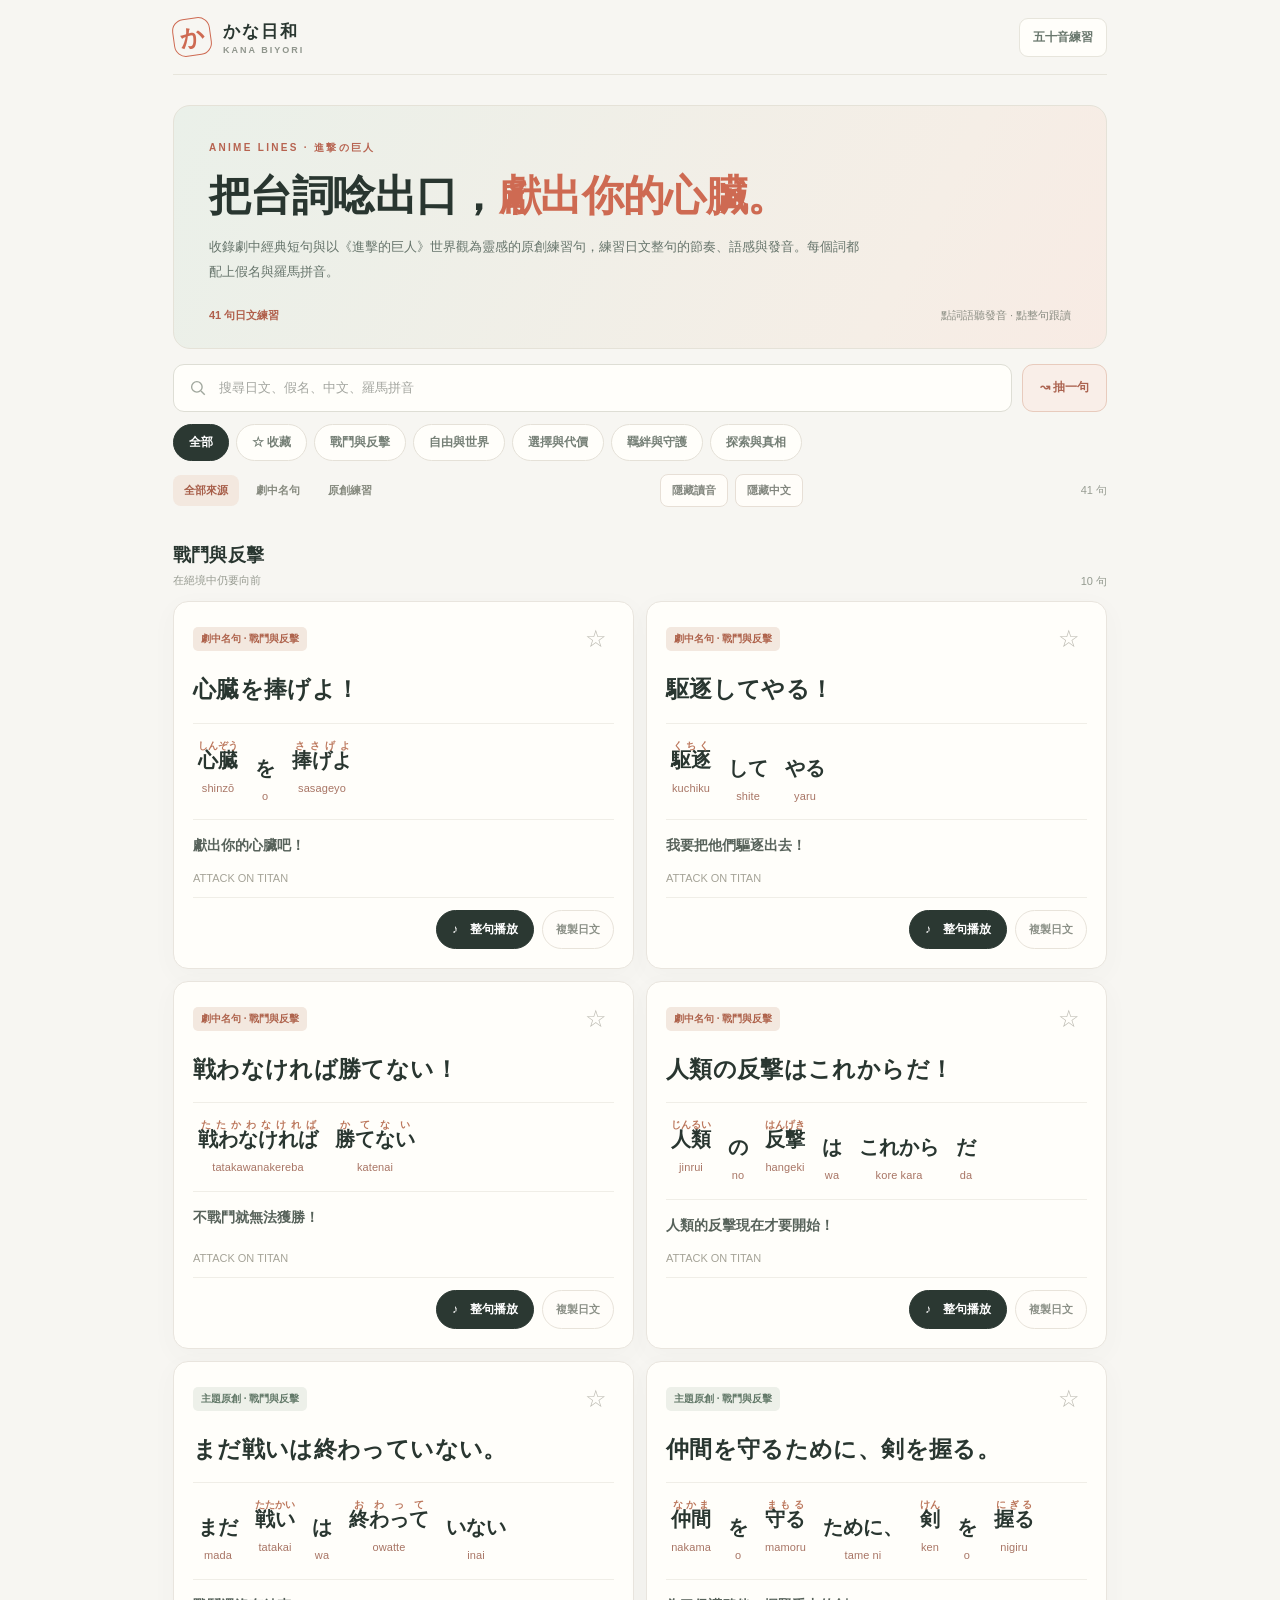
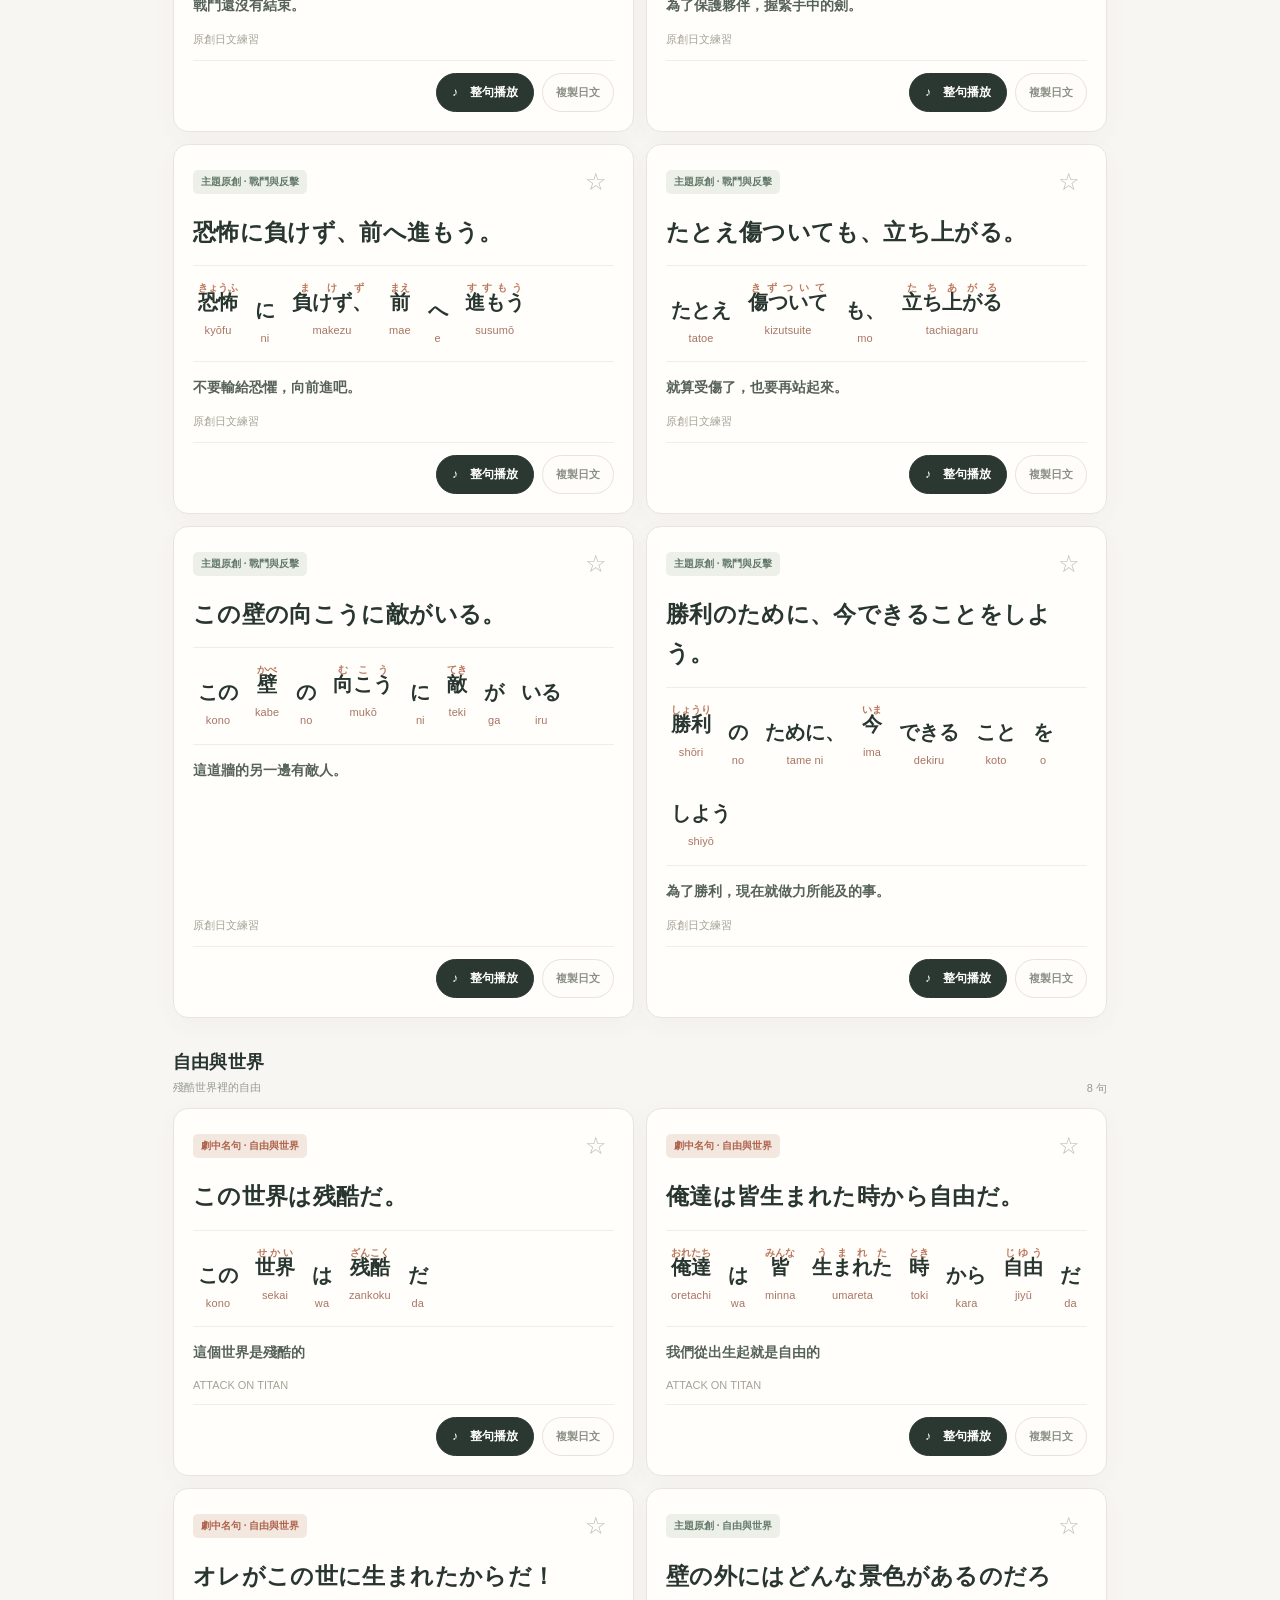
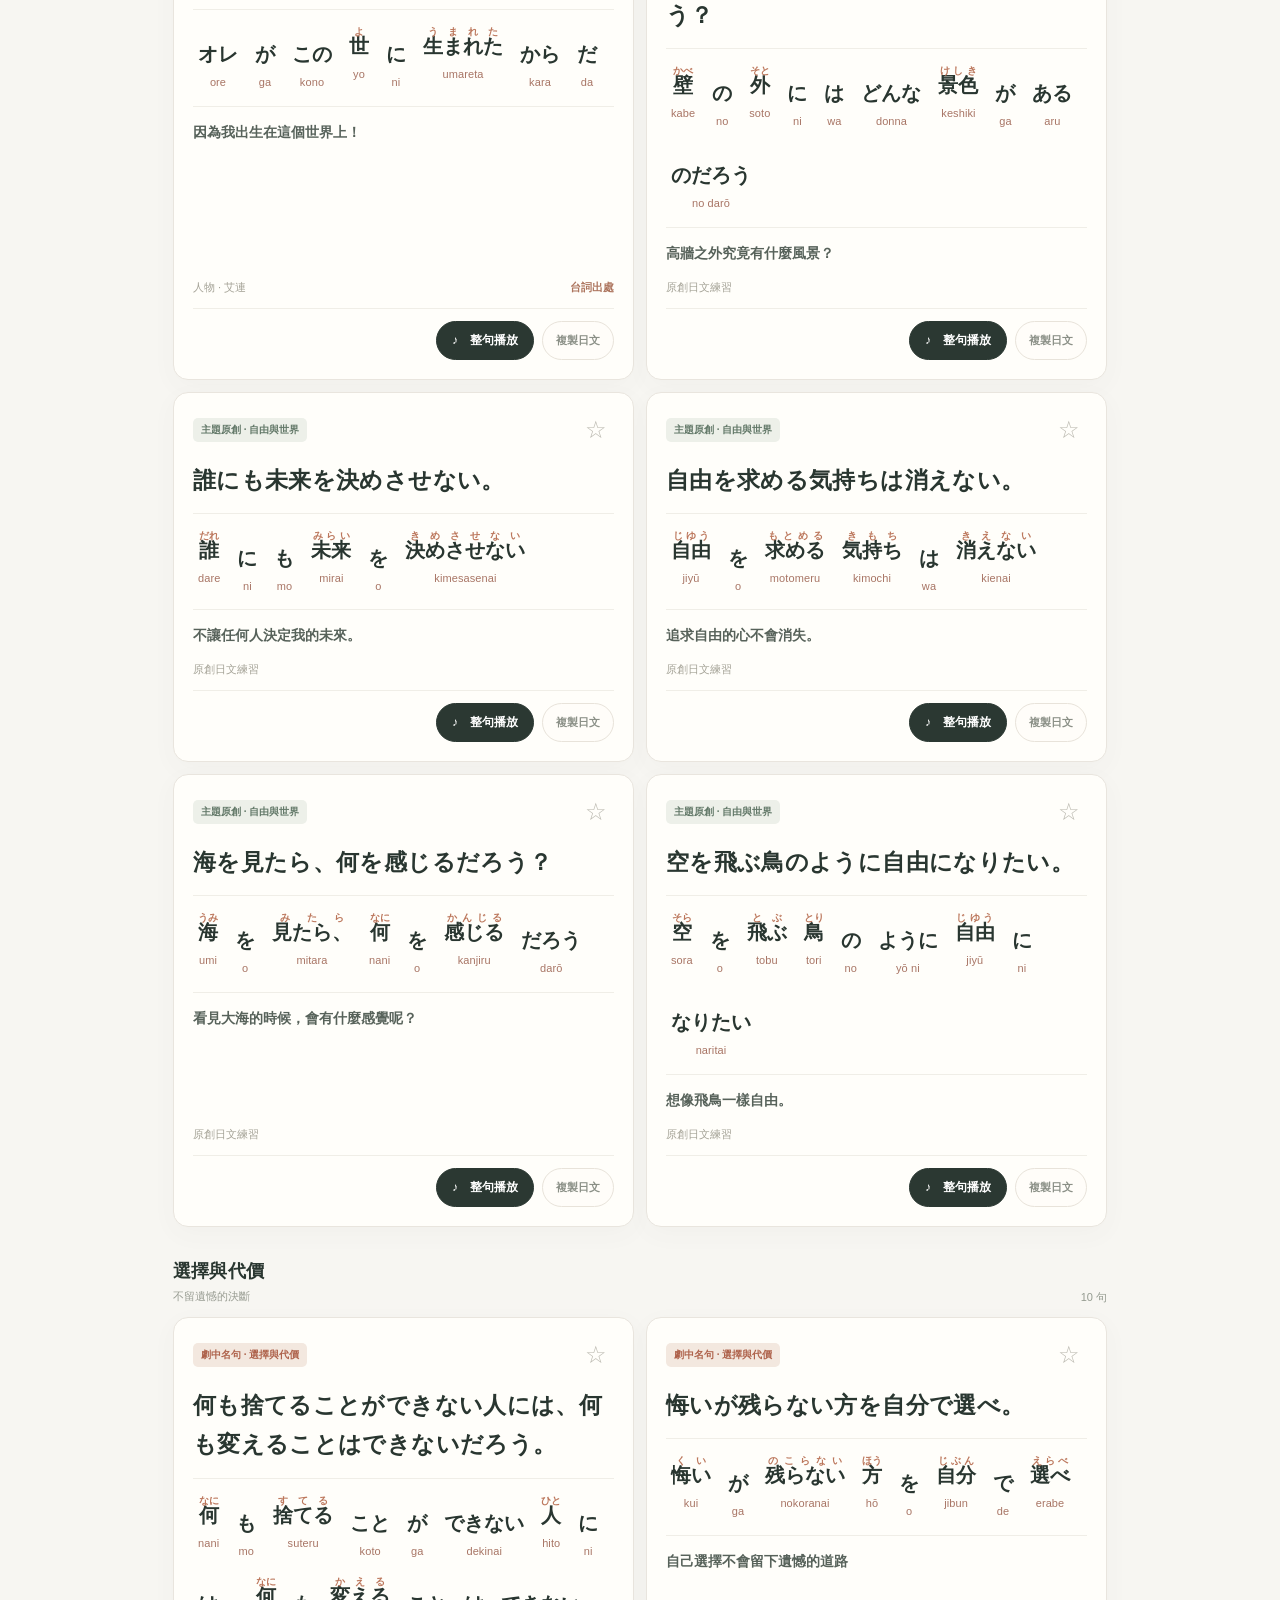
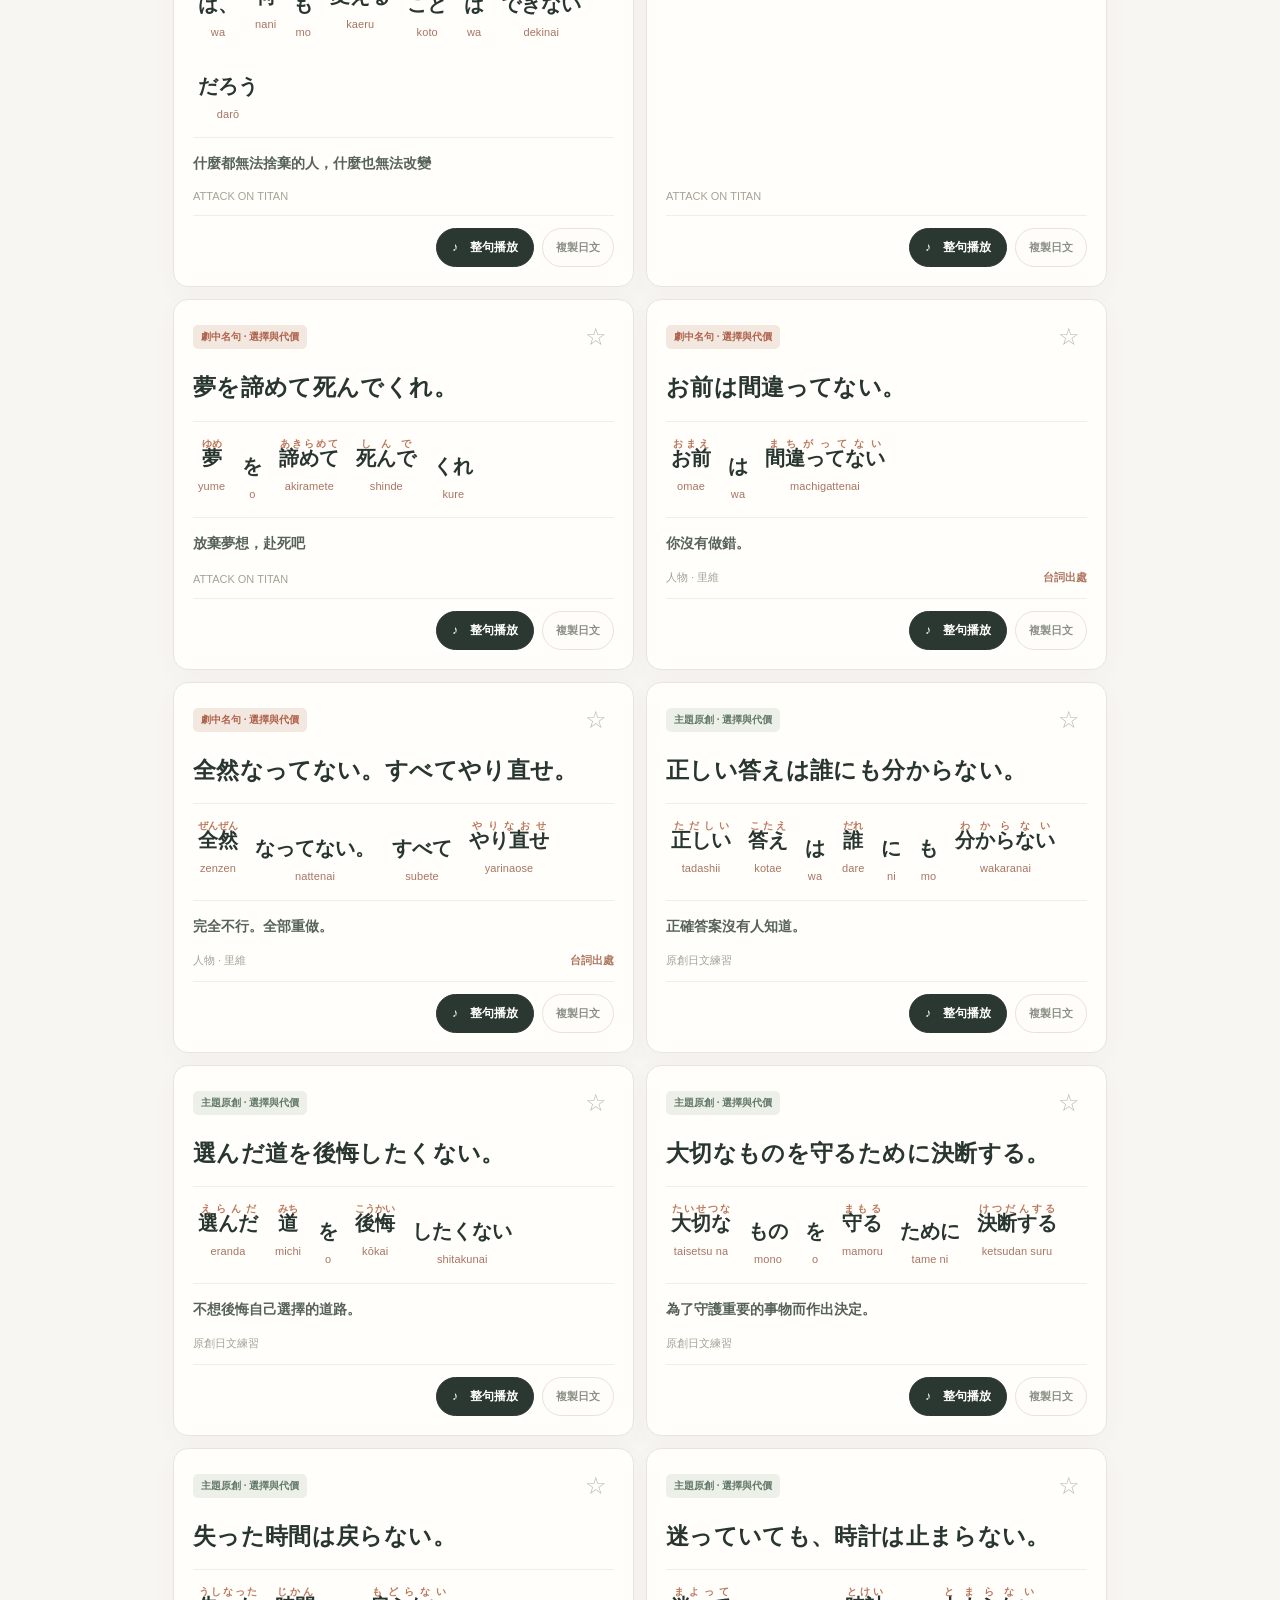
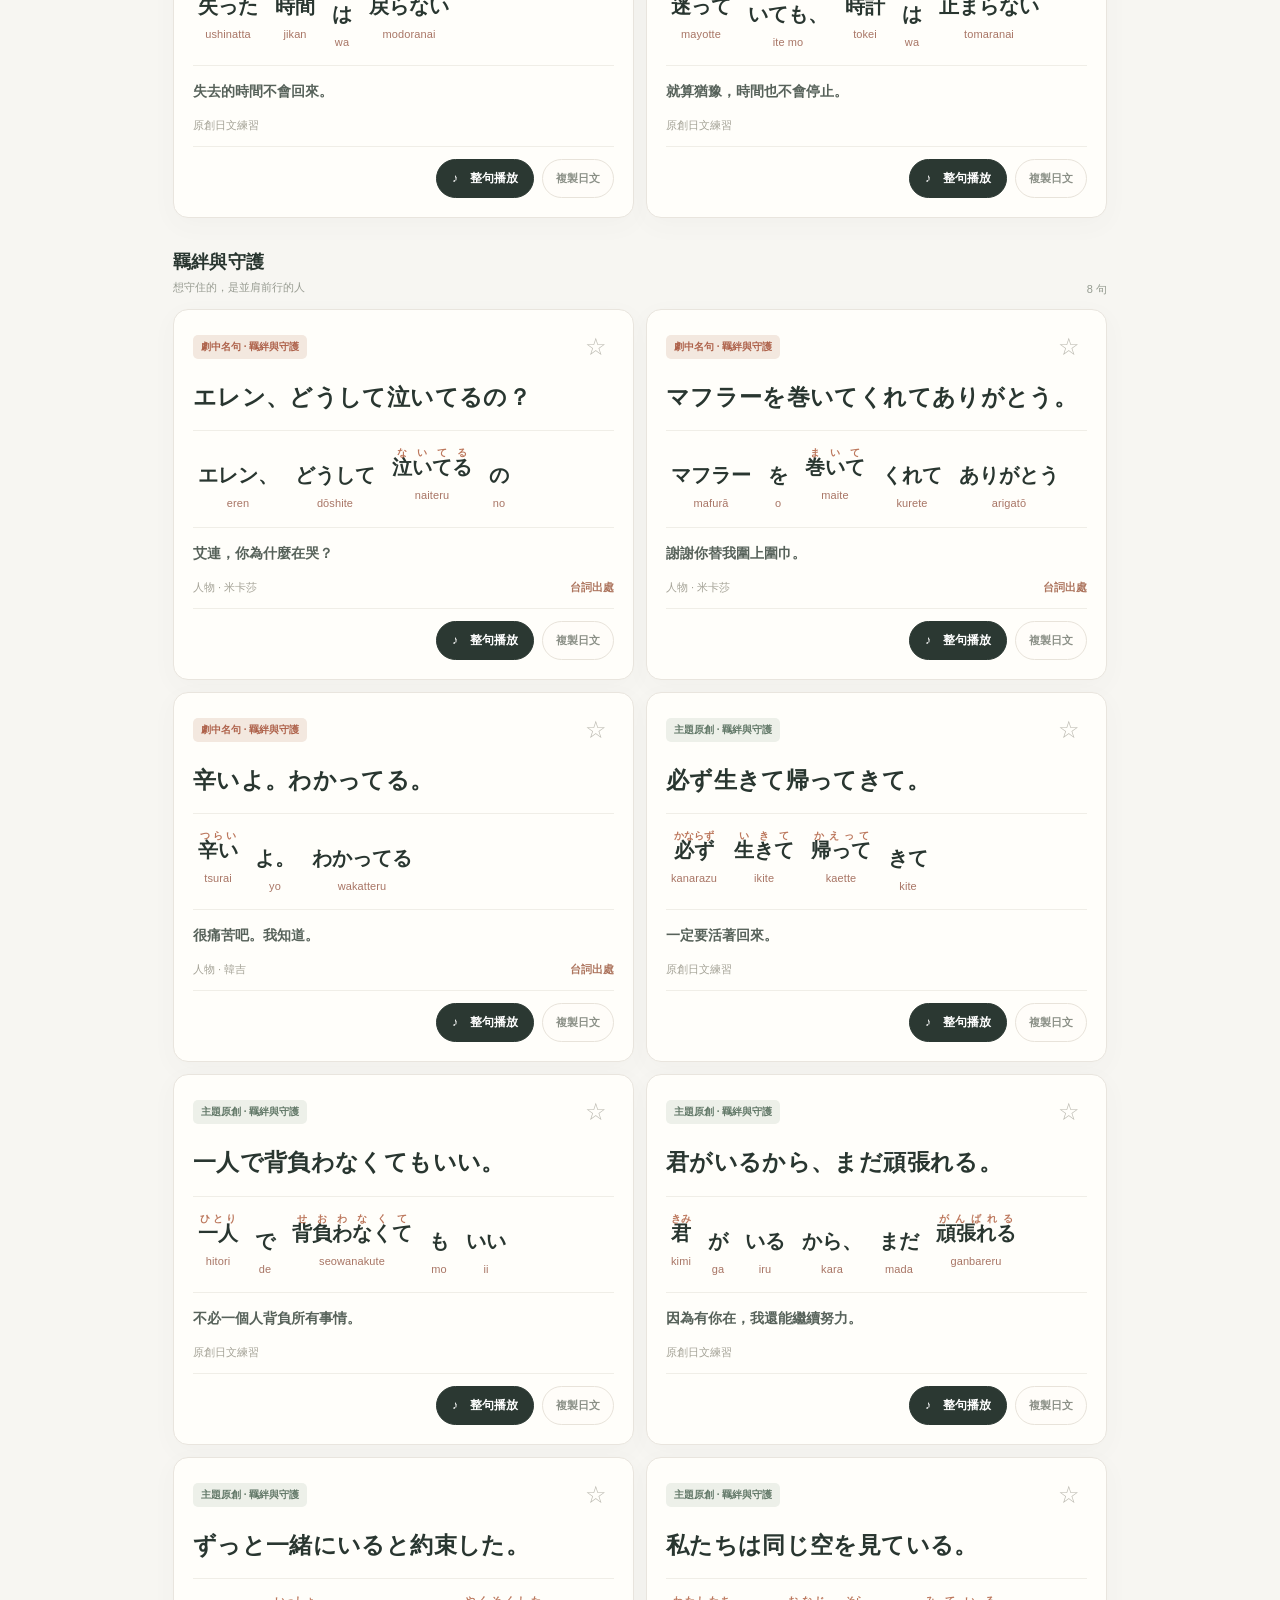
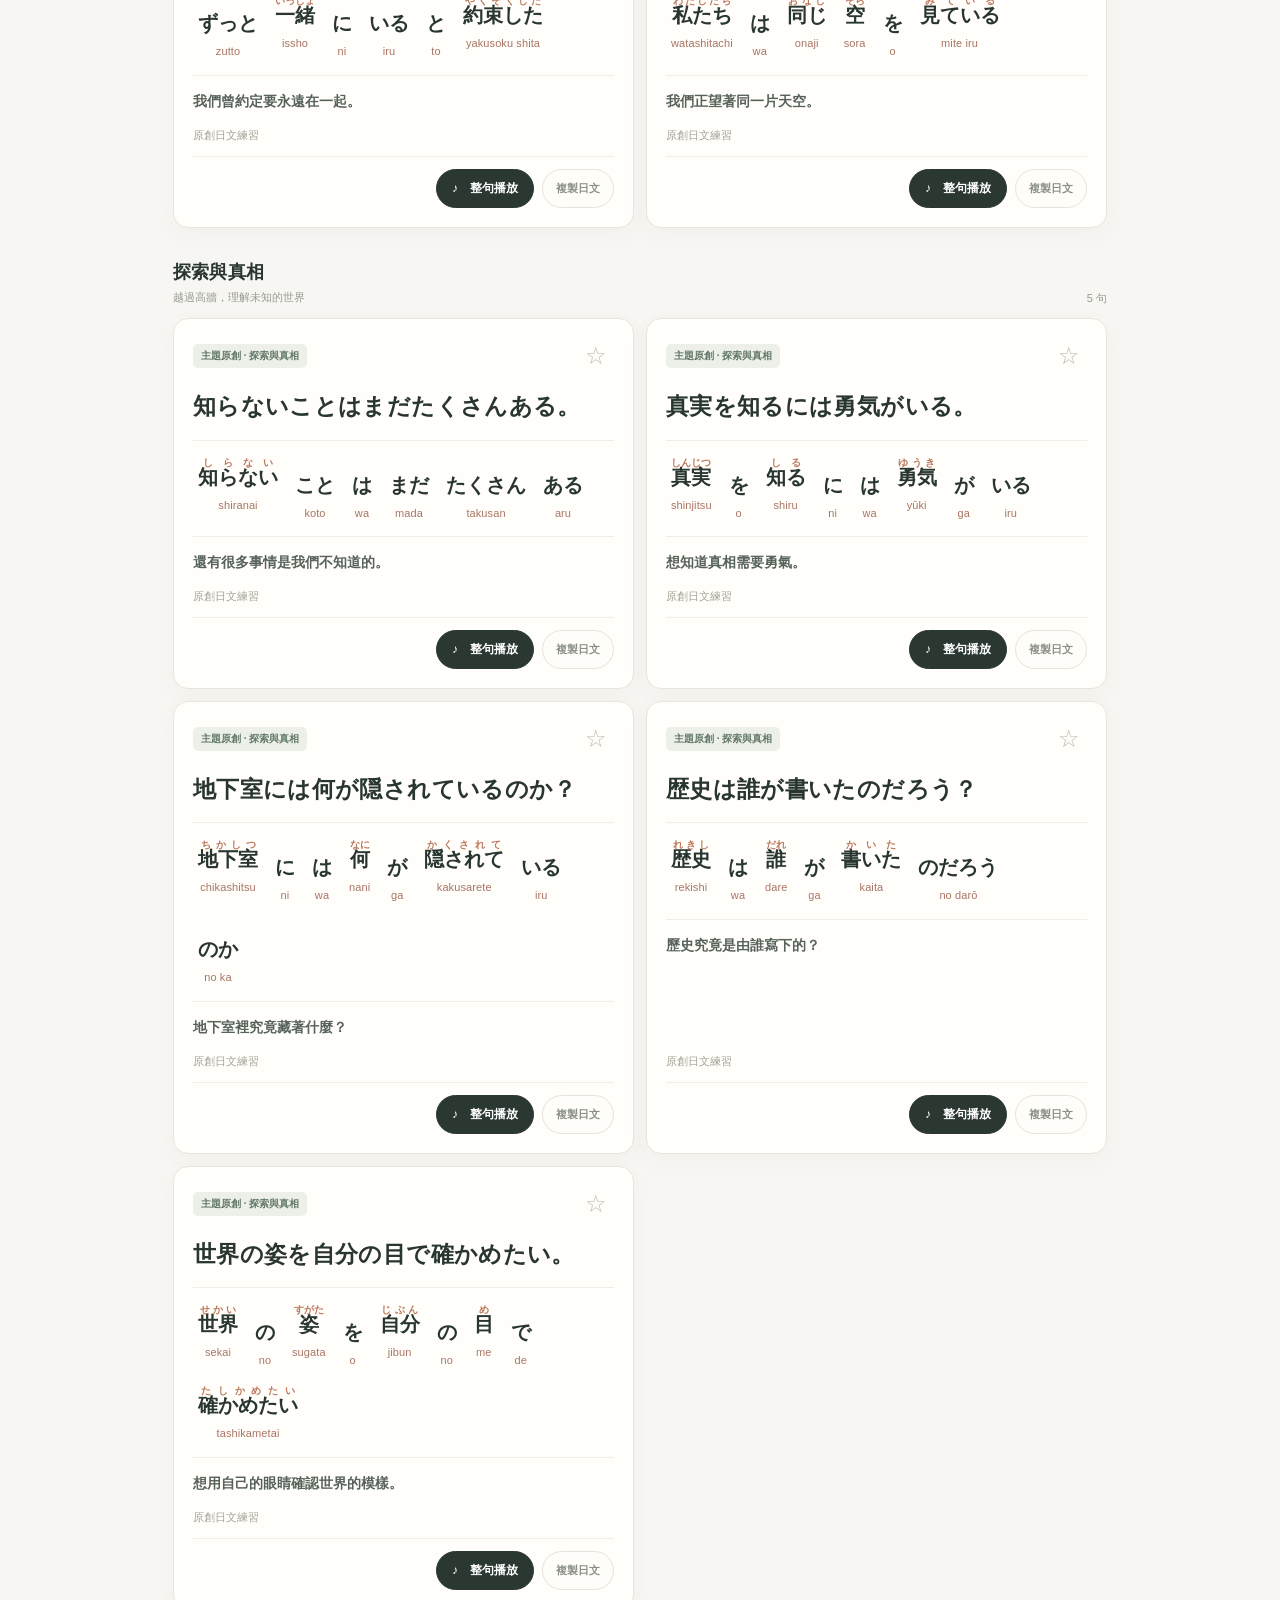
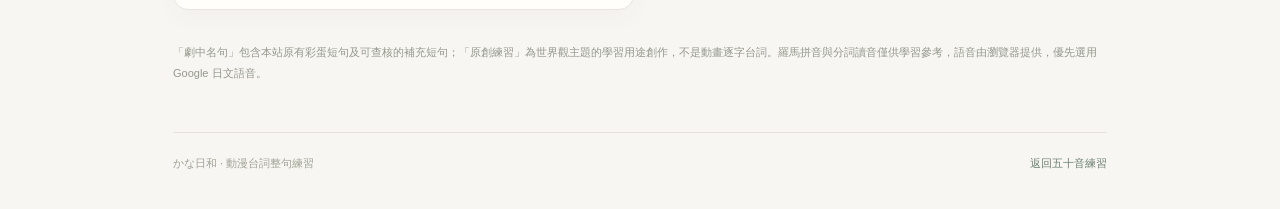
<file: anime/index.html>
<!doctype html>
<html lang="zh-Hant">
<head>
  <meta charset="utf-8">
  <meta name="viewport" content="width=device-width,initial-scale=1,viewport-fit=cover">
  <meta name="theme-color" content="#f7f6f2">
  <meta name="description" content="進擊的巨人名台詞整句日文練習：假名、羅馬拼音、繁體中文對照，逐詞與整句發音、搜尋和收藏。">
  <title>進擊的巨人 · 動漫台詞練習｜かな日和</title>
  <link rel="stylesheet" href="./anime.css?v=20261027b">
  <script defer src="./lines.js?v=20261027b"></script>
  <script defer src="../japanese-speech.js?v=20261027f"></script>
  <script defer src="./anime.js?v=20261027c"></script>
</head>
<body>
<div class="shell">
  <header class="topbar">
    <a class="brand" href="../" aria-label="返回かな日和首頁">
      <span class="seal" aria-hidden="true">か</span>
      <span class="brand-text"><strong>かな日和</strong><small>KANA BIYORI</small></span>
    </a>
    <nav class="top-links" aria-label="站內導覽">
      <a href="../">五十音練習</a>
    </nav>
  </header>
  <main>
    <header class="hero">
      <span class="eyebrow">ANIME LINES · 進撃の巨人</span>
      <h1>把台詞唸出口，<em>獻出你的心臟。</em></h1>
      <p>收錄劇中經典短句與以《進擊的巨人》世界觀為靈感的原創練習句，練習日文整句的節奏、語感與發音。每個詞都配上假名與羅馬拼音。</p>
      <div class="hero-foot"><span id="totalLines">41 句日文練習</span><span>點詞語聽發音 · 點整句跟讀</span></div>
    </header>
    <section class="toolbar" aria-label="台詞搜尋與練習設定">
      <div class="search-row">
        <label class="search" for="searchInput">
          <svg viewBox="0 0 24 24" aria-hidden="true" fill="none" stroke="currentColor" stroke-width="1.8"><circle cx="10.5" cy="10.5" r="7"/><path d="m16 16 5 5"/></svg>
          <input id="searchInput" type="search" autocomplete="off" placeholder="搜尋日文、假名、中文、羅馬拼音" aria-label="搜尋動漫台詞">
        </label>
        <button type="button" class="random-btn" id="randomBtn">↝ 抽一句</button>
      </div>
      <nav class="category-nav" id="categoryNav" aria-label="台詞主題"></nav>
      <div class="filter-row">
        <div class="source-options" id="sourceFilters" role="group" aria-label="台詞來源">
          <button type="button" data-kind="all" aria-pressed="true">全部來源</button>
          <button type="button" data-kind="excerpt" aria-pressed="false">劇中名句</button>
          <button type="button" data-kind="original" aria-pressed="false">原創練習</button>
        </div>
        <div class="study-options" role="group" aria-label="記憶練習">
          <button type="button" id="readingToggle" aria-pressed="false">隱藏讀音</button>
          <button type="button" id="meaningToggle" aria-pressed="false">隱藏中文</button>
        </div>
        <span id="resultCount" role="status" aria-live="polite"></span>
      </div>
    </section>
    <div id="featured" class="featured" hidden></div>
    <div id="sections"></div>
    <p class="study-note">「劇中名句」包含本站原有彩蛋短句及可查核的補充短句；「原創練習」為世界觀主題的學習用途創作，不是動畫逐字台詞。羅馬拼音與分詞讀音僅供學習參考，語音由瀏覽器提供，優先選用 Google 日文語音。</p>
  </main>
  <footer><span>かな日和 · 動漫台詞整句練習</span><a href="../">返回五十音練習</a></footer>
</div>
<div id="toast" class="toast" role="status" aria-live="polite" hidden></div>
</body>
</html>
</file>
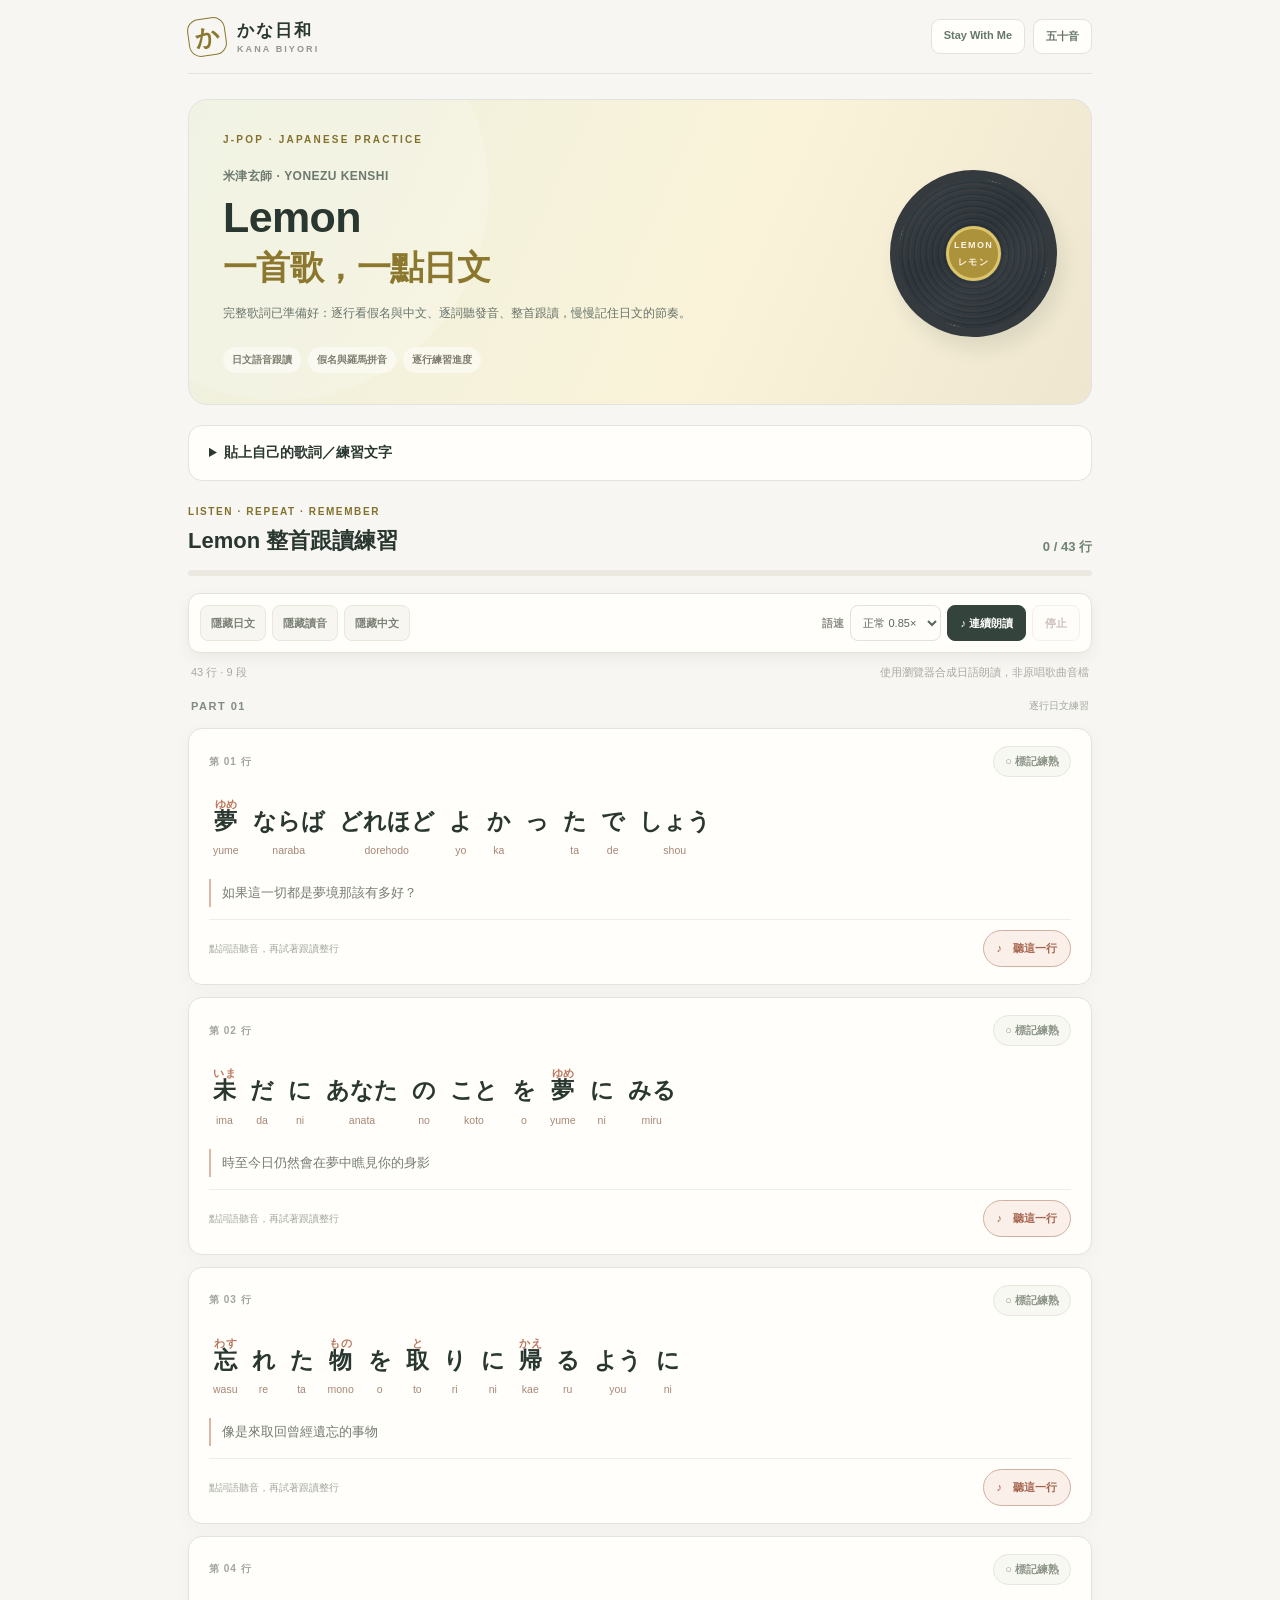
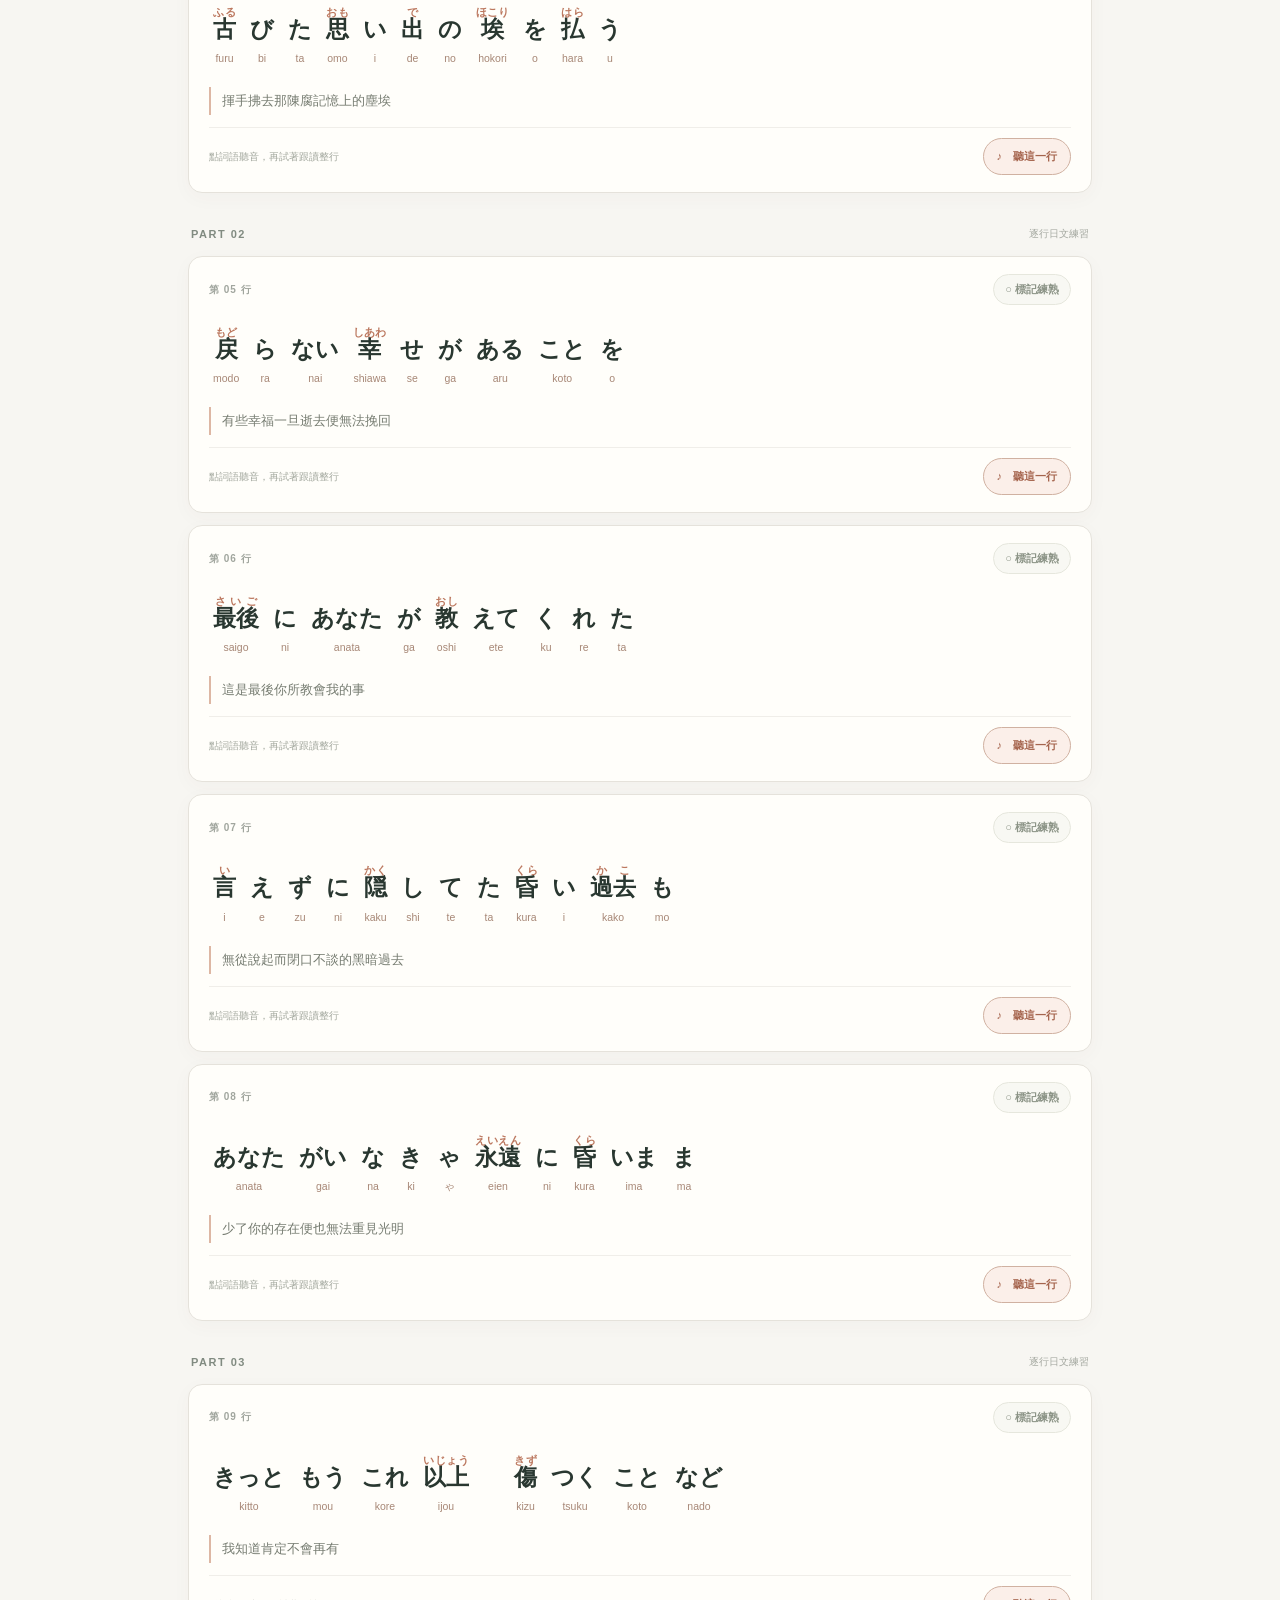
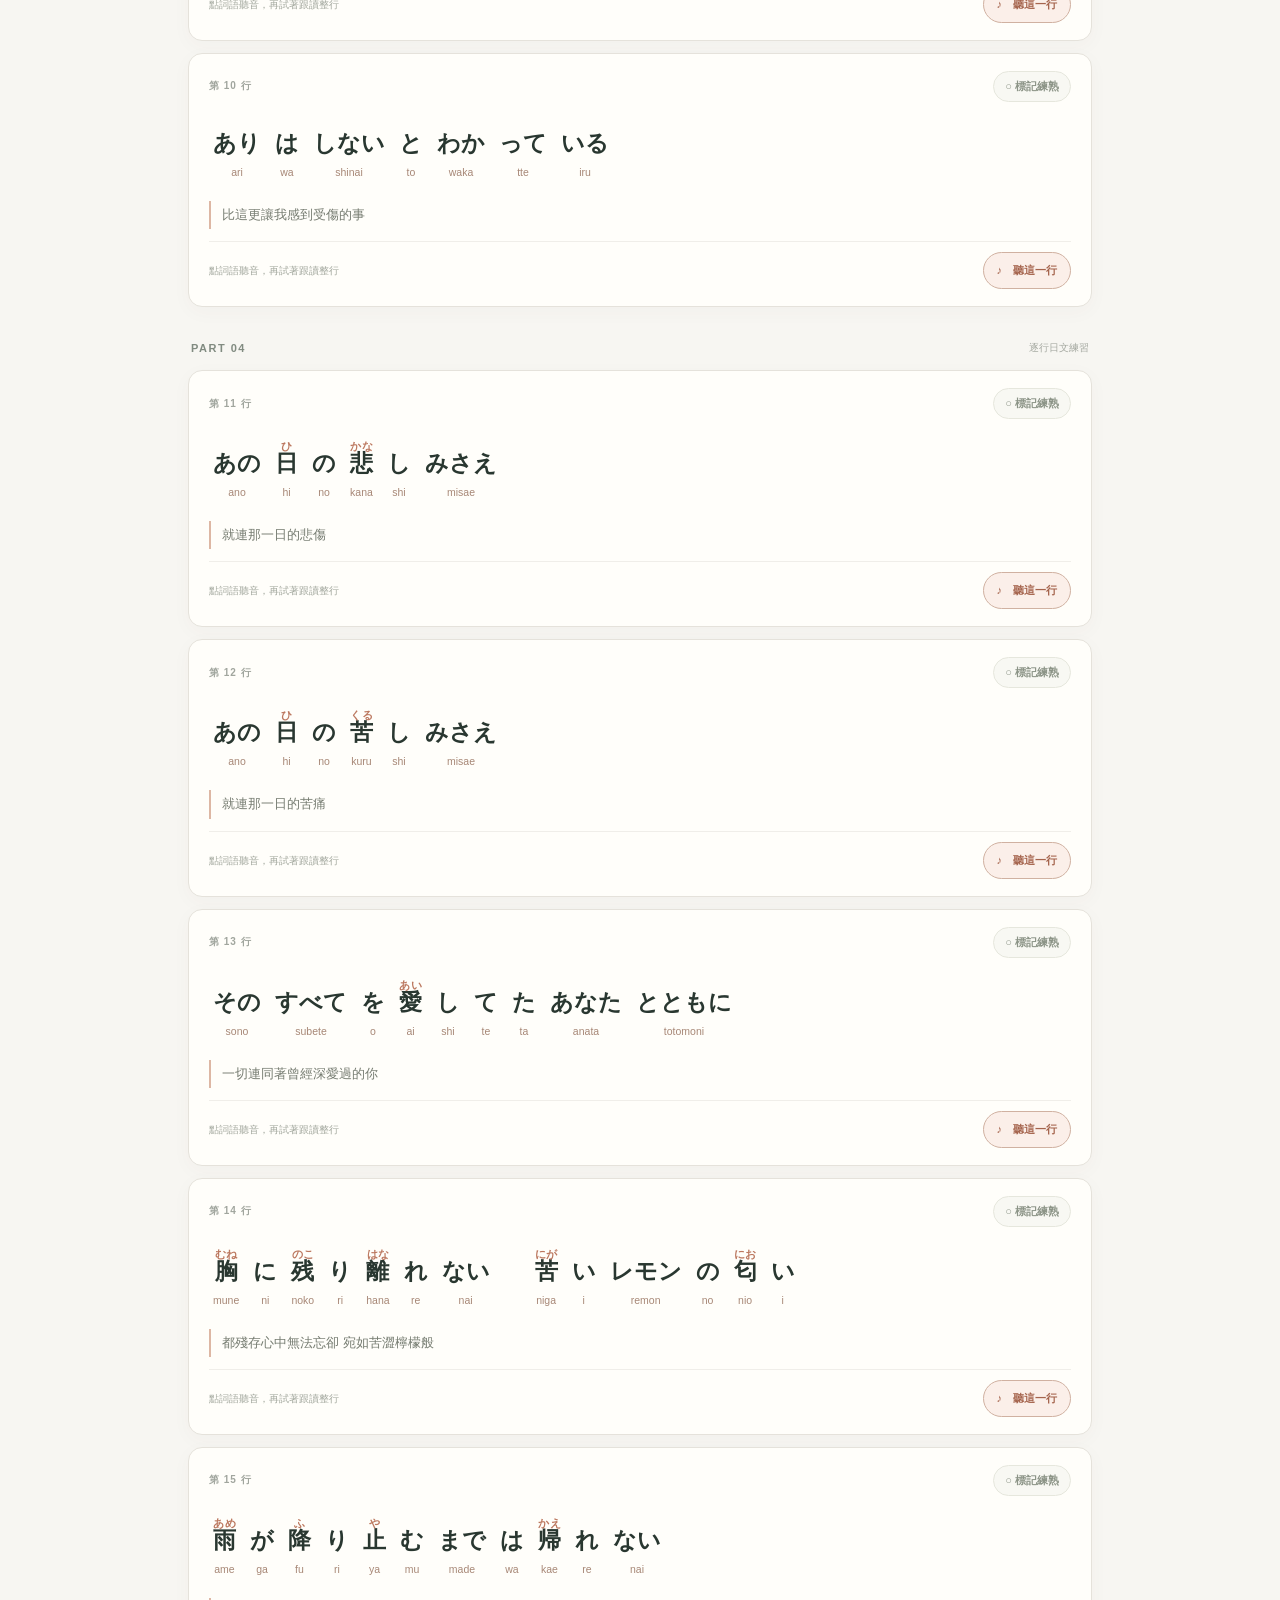
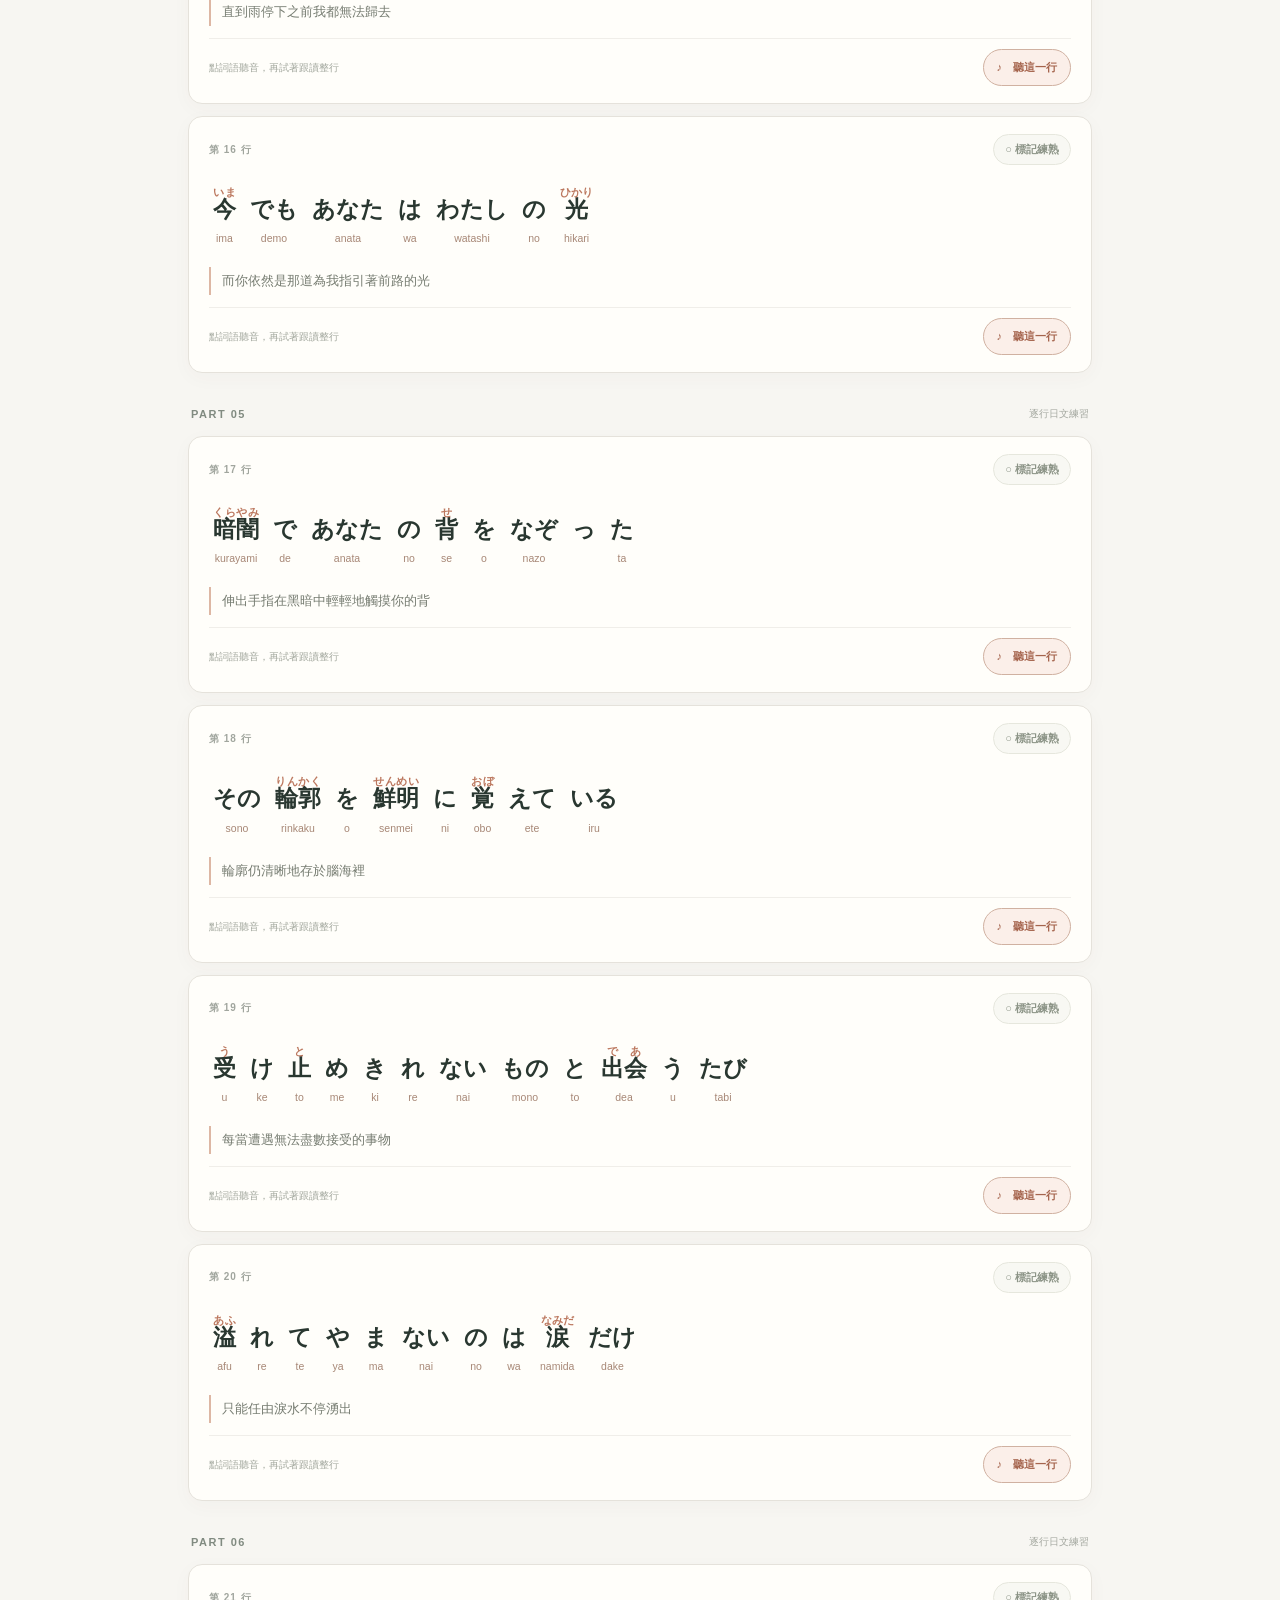
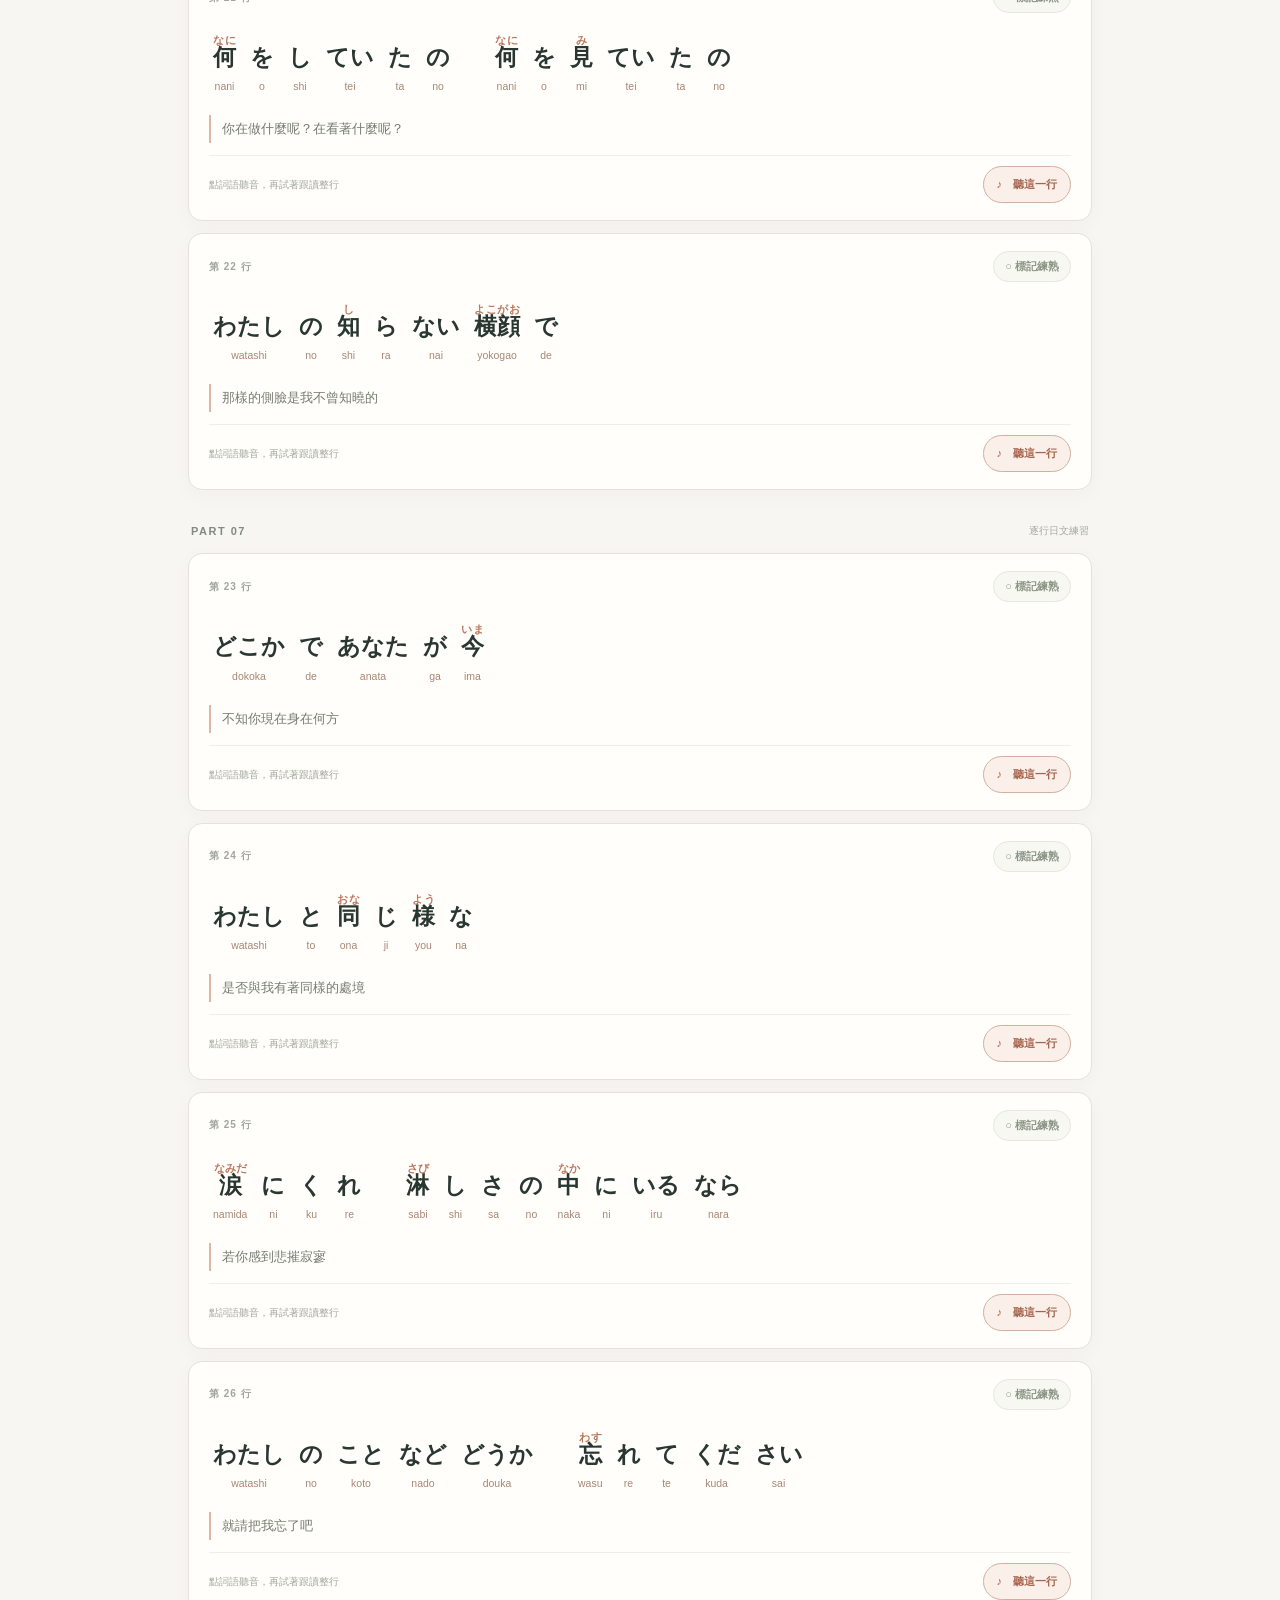
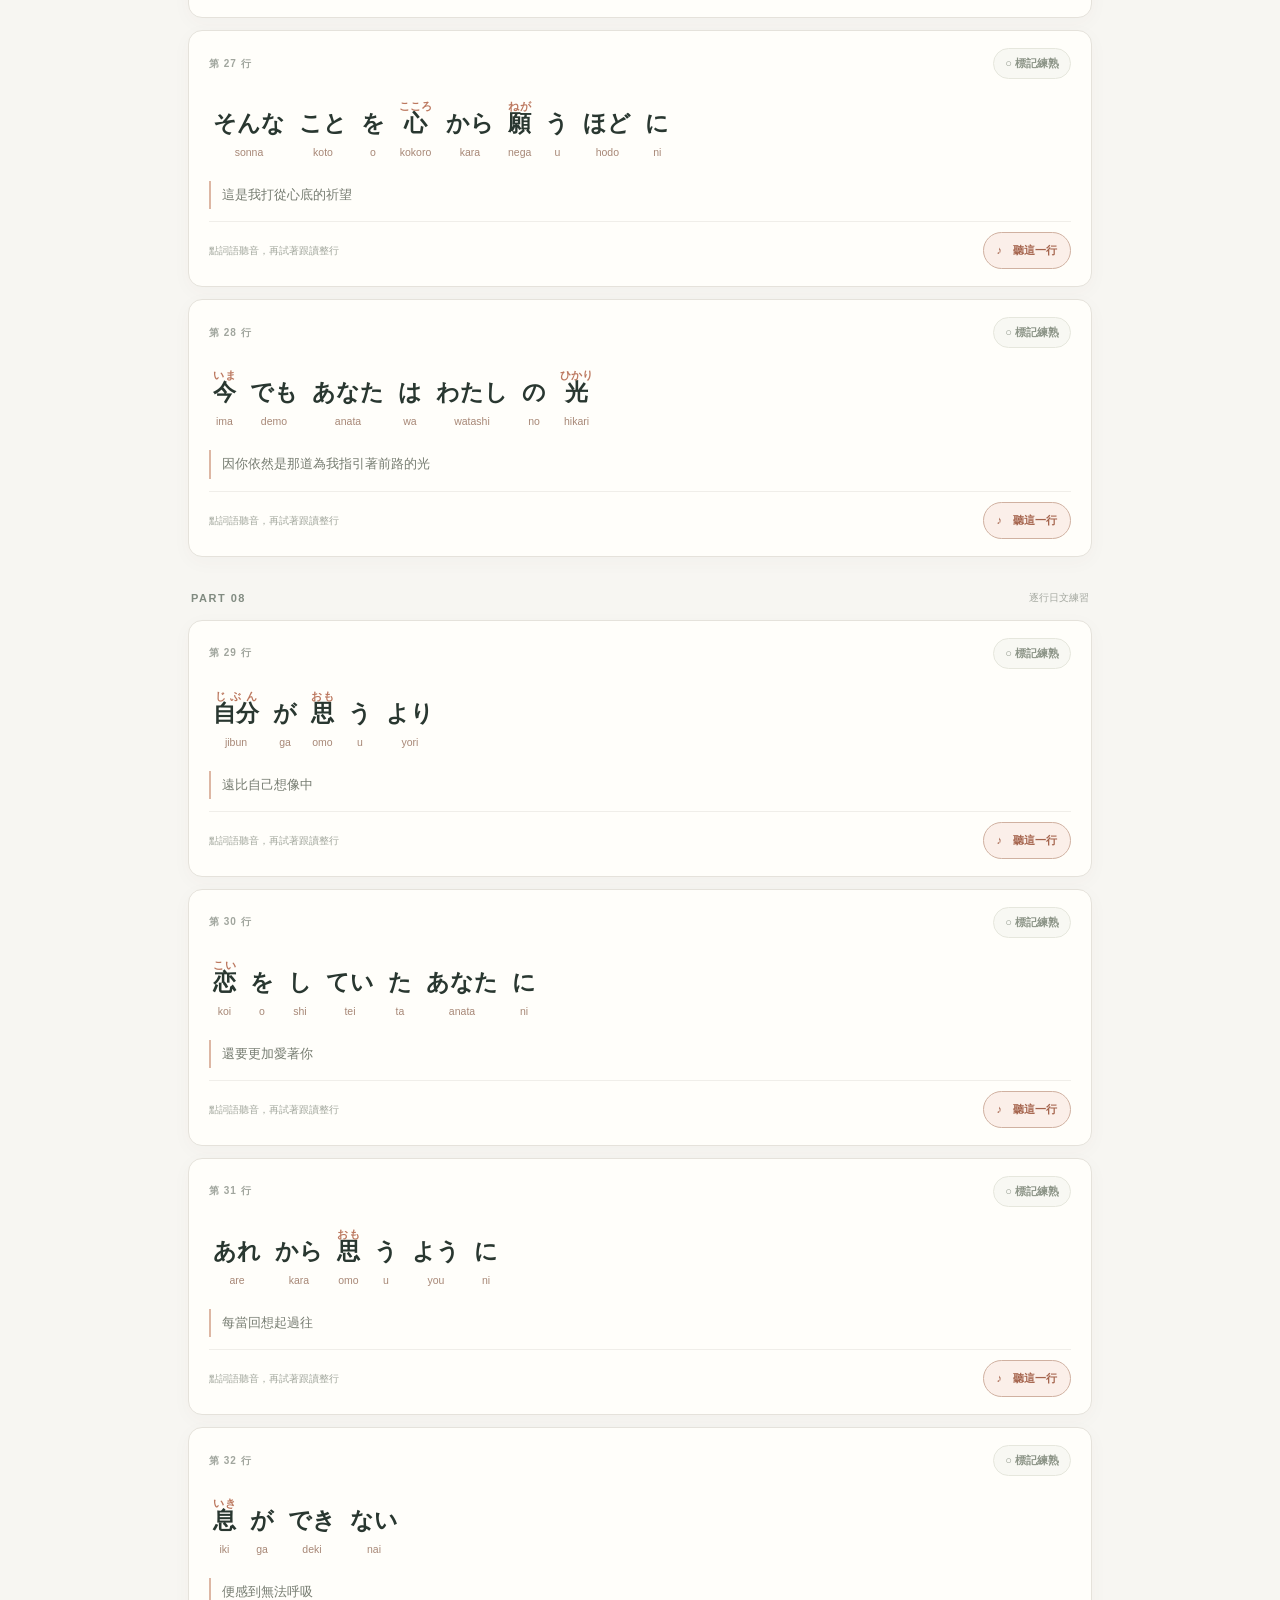
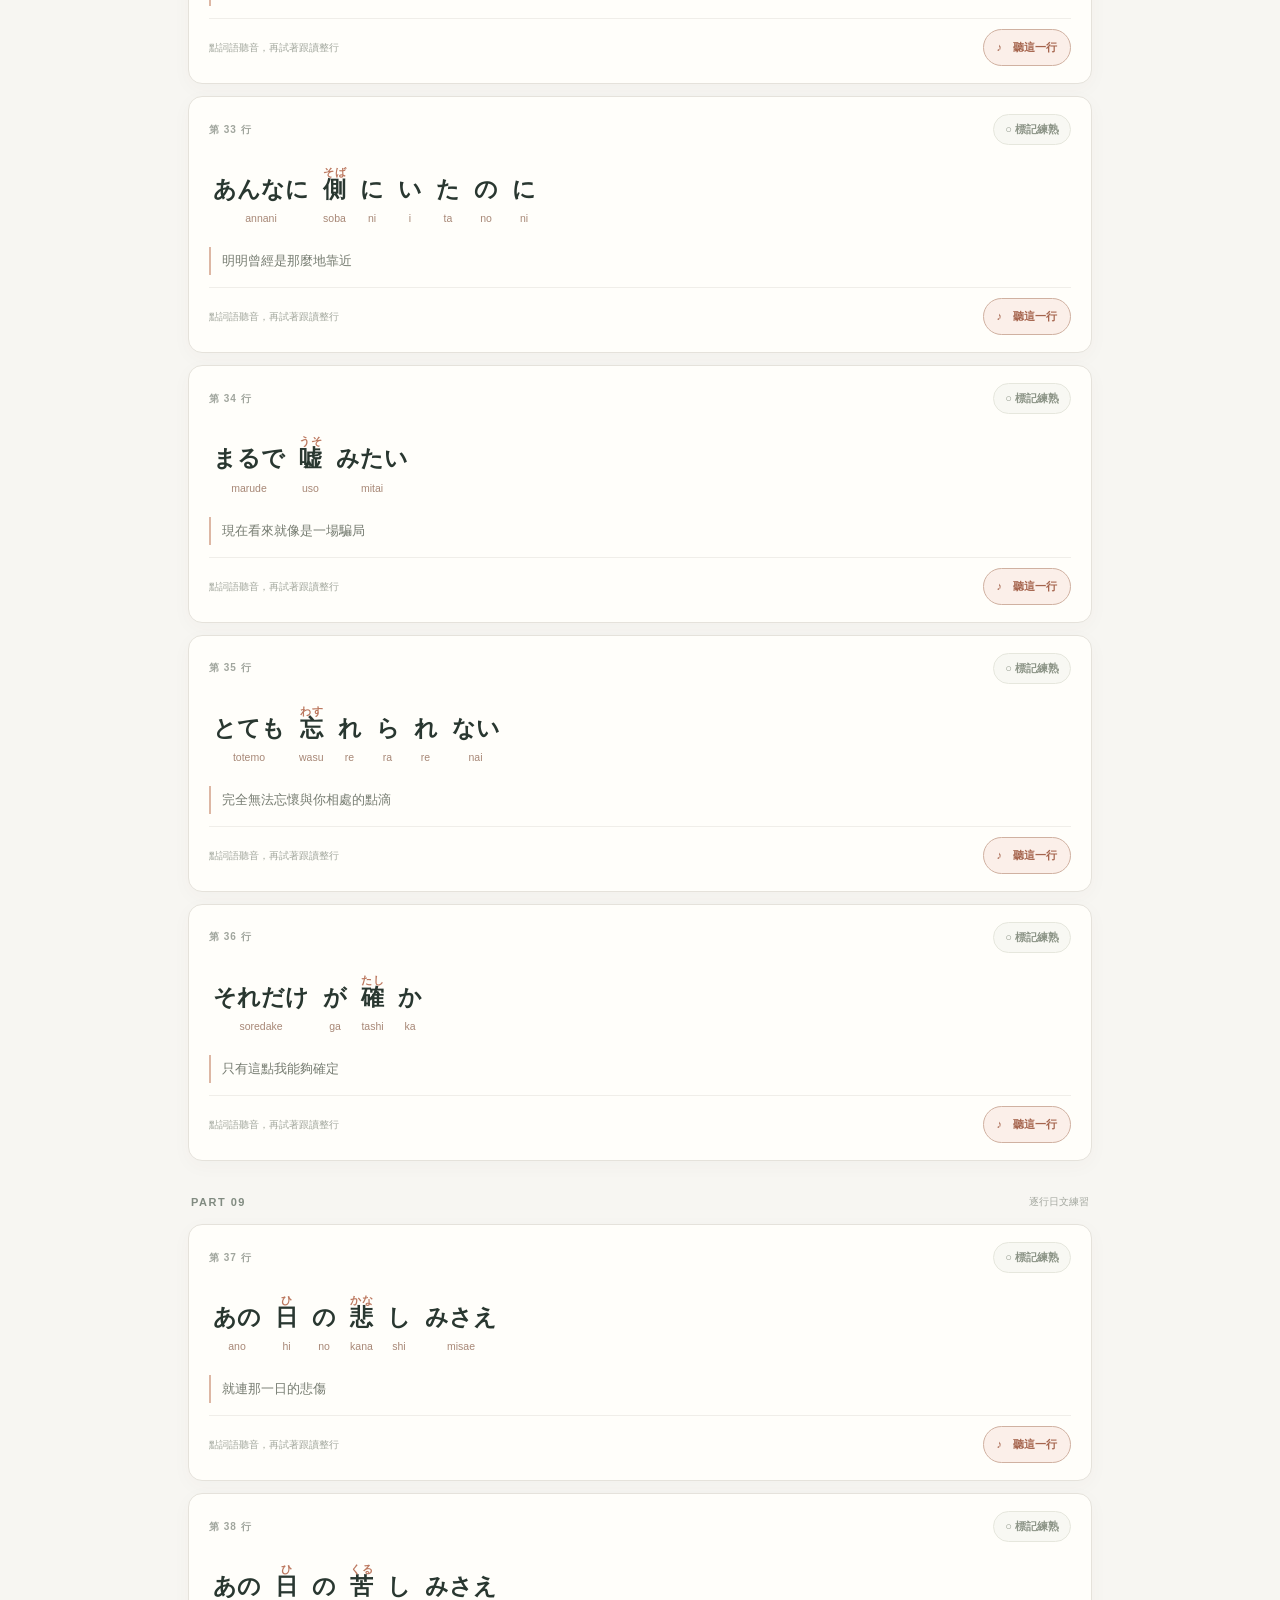
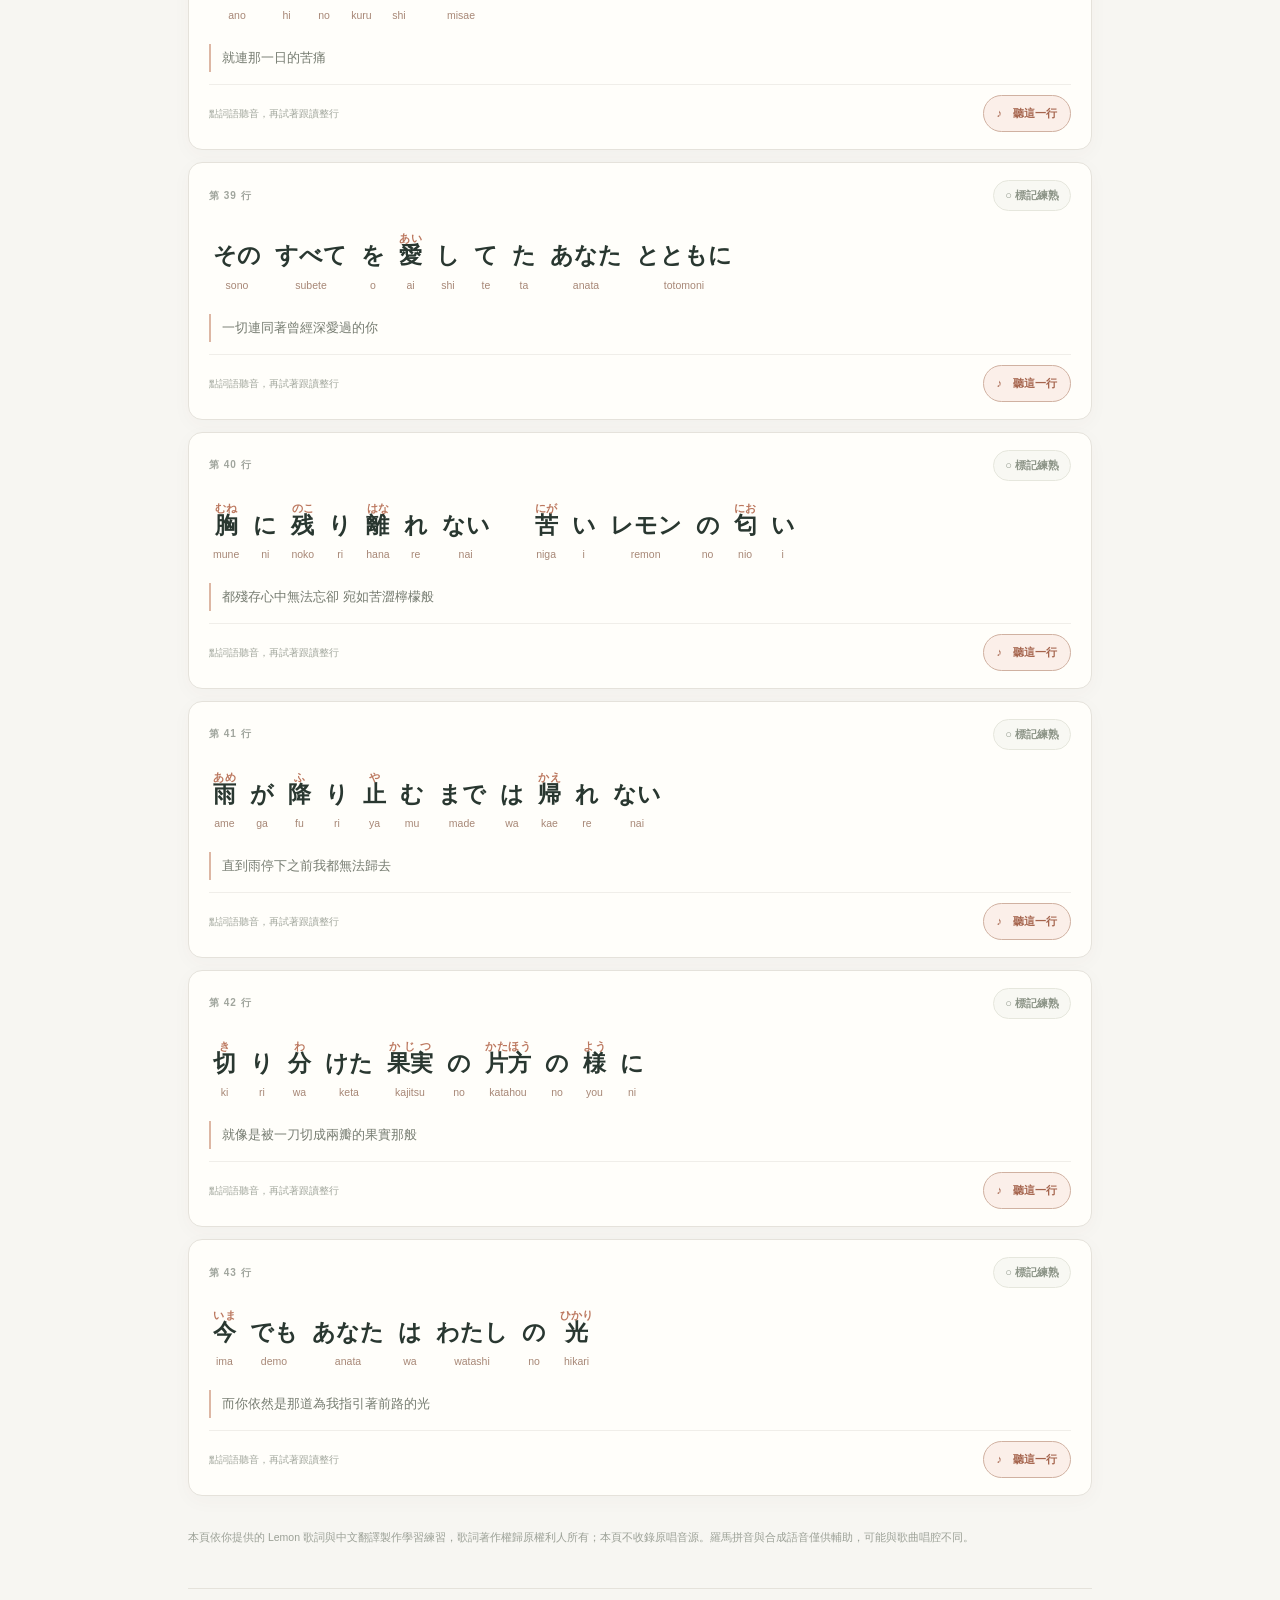
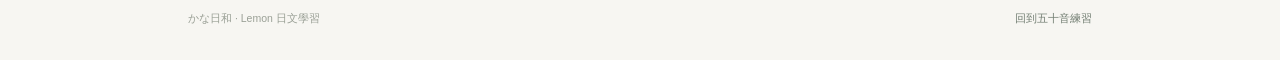
<file: lemon/index.html>
<!doctype html>
<html lang="zh-Hant">
<head>
  <meta charset="utf-8">
  <meta name="viewport" content="width=device-width,initial-scale=1,viewport-fit=cover">
  <meta name="theme-color" content="#f7f6f2">
  <meta name="description" content="米津玄師 Lemon 日文學習：完整歌詞跟讀、中文翻譯、假名、羅馬拼音、逐詞發音與跟讀進度。">
  <title>Lemon · 日文學習｜かな日和</title>
  <link rel="stylesheet" href="../stay-with-me/song.css?v=20261027b">
  <script defer src="../japanese-speech.js?v=20261027f"></script>
  <link rel="stylesheet" href="./lemon.css?v=1">
  <script defer src="./lyrics.js?v=20261106-2"></script>
  <script defer src="./song.js?v=20261106-2"></script>
</head>
<body>
<div class="shell">
  <header class="topbar">
    <a href="../" class="brand" aria-label="返回かな日和首頁"><span class="seal">か</span><span class="brand-name"><strong>かな日和</strong><small>KANA BIYORI</small></span></a>
    <nav class="toplinks" aria-label="站內導覽"><a href="../stay-with-me/">Stay With Me</a><a href="../">五十音</a></nav>
  </header>
  <main>
    <header class="hero">
      <div class="hero-content">
        <span class="eyebrow">J-POP · JAPANESE PRACTICE</span>
        <p class="artist">米津玄師 · YONEZU KENSHI</p>
        <h1>Lemon<span>一首歌，一點日文</span></h1>
        <p class="hero-copy">完整歌詞已準備好：逐行看假名與中文、逐詞聽發音、整首跟讀，慢慢記住日文的節奏。</p>
        <div class="hero-meta"><span>日文語音跟讀</span><span>假名與羅馬拼音</span><span>逐行練習進度</span></div>
      </div>
      <div class="vinyl" aria-hidden="true"><div class="vinyl-label"><span>LEMON</span><span>レモン</span></div></div>
    </header>
    <details class="import-panel">
      <summary>貼上自己的歌詞／練習文字</summary>
      <p id="importHelp">一行一句，空行分段。可用「漢字[かんじ]」標註讀音，用「 || 」加入中文。未標註的漢字不會自動產生假名或翻譯。文字只保存在此瀏覽器。</p>
      <label for="lyricsInput">練習文字</label>
      <textarea id="lyricsInput" rows="8" maxlength="30000" aria-describedby="importHelp" placeholder="日本語[にほんご]を練習[れんしゅう]します。 || 我練習日文。"></textarea>
      <div class="import-actions"><button id="applyLyrics" type="button" class="btn-play">套用文字</button><button id="resetLyrics" type="button" class="btn-stop">回到 Lemon 歌詞</button></div>
      <p id="importStatus" role="status" aria-live="polite"></p>
    </details>
    <section id="study"  class="study" aria-labelledby="studyTitle" hidden>
      <div class="study-header">
        <div><span class="overline">LISTEN · REPEAT · REMEMBER</span><h2 id="studyTitle">Lemon 整首跟讀練習</h2></div>
        <span id="progressCount" class="progress-number">0 / 0 行</span>
      </div>
      <div class="progress-rail" role="progressbar" aria-label="歌詞練習完成率" aria-valuemin="0" aria-valuemax="100" aria-valuenow="0" id="progressTrack"><span id="progressFill"></span></div>
      <div class="toolbar">
        <div class="study-toggles" role="group" aria-label="背誦選項">
          <button type="button" id="hideJapanese" aria-pressed="false">隱藏日文</button>
          <button type="button" id="hideReadings" aria-pressed="false">隱藏讀音</button>
          <button type="button" id="hideNotes" aria-pressed="false">隱藏中文</button>
        </div>
        <div class="player-controls">
          <label for="speedSelect">語速</label>
          <select id="speedSelect" aria-label="語音播放速度"><option value="0.7">慢速 0.7×</option><option value="0.85" selected>正常 0.85×</option><option value="1">原速 1×</option></select>
          <button type="button" id="playAll" class="btn-play">♪ 連續朗讀</button>
          <button type="button" id="stopAll" class="btn-stop" disabled>停止</button>
        </div>
      </div>
      <div class="filter-row"><span id="lineCount" aria-live="polite"></span><span class="speech-hint">使用瀏覽器合成日語朗讀，非原唱歌曲音檔</span></div>
      <div id="songContent" class="song-content"></div>
    </section>
    <section id="emptyPanel" class="empty-panel" aria-label="歌詞載入提示"><span class="empty-icon" aria-hidden="true">♪</span><h2>準備開始日文練習</h2><p>可在上方貼上文字，建立你的逐行跟讀卡片。</p></section>
    <p class="disclaimer">本頁依你提供的 Lemon 歌詞與中文翻譯製作學習練習，歌詞著作權歸原權利人所有；本頁不收錄原唱音源。羅馬拼音與合成語音僅供輔助，可能與歌曲唱腔不同。</p>
  </main>
  <footer><span>かな日和 · Lemon 日文學習</span><a href="../">回到五十音練習</a></footer>
</div>
<div id="toast" class="toast" role="status" aria-live="polite" hidden></div>
</body>
</html>
</file>
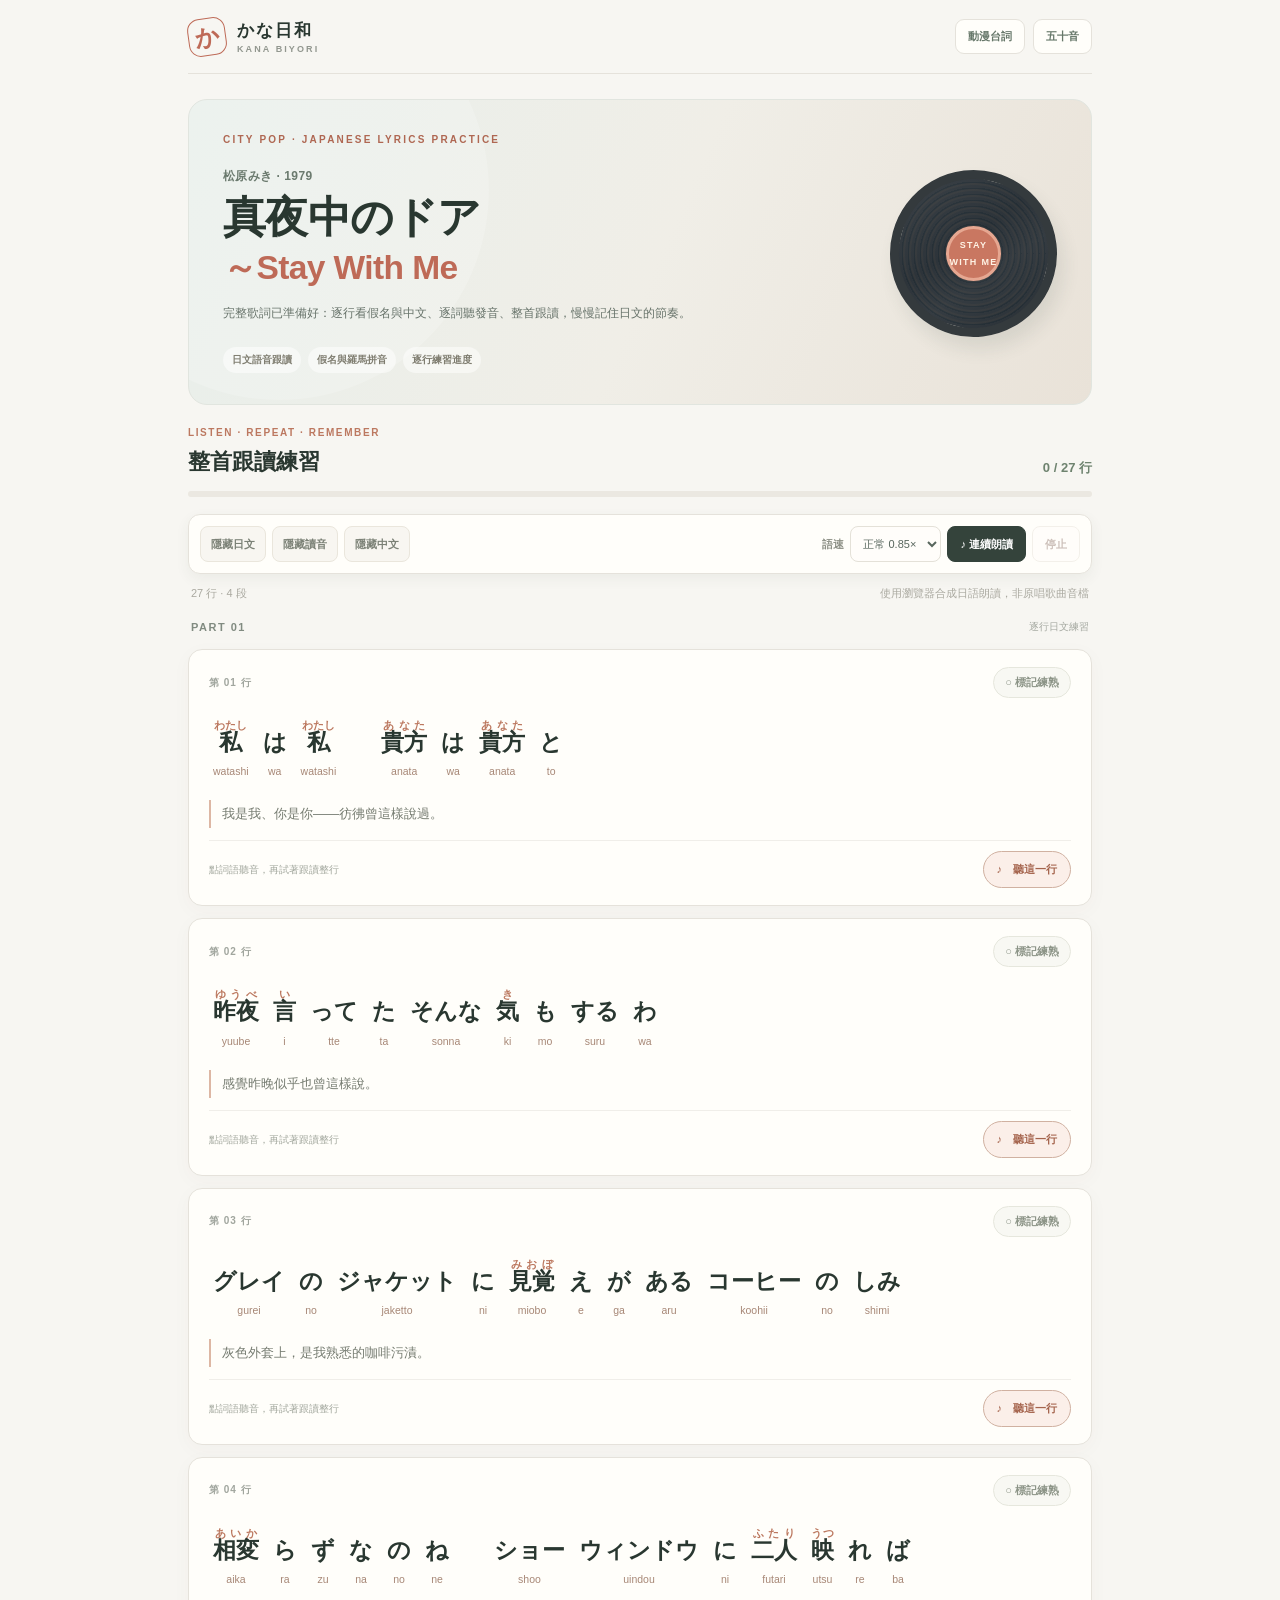
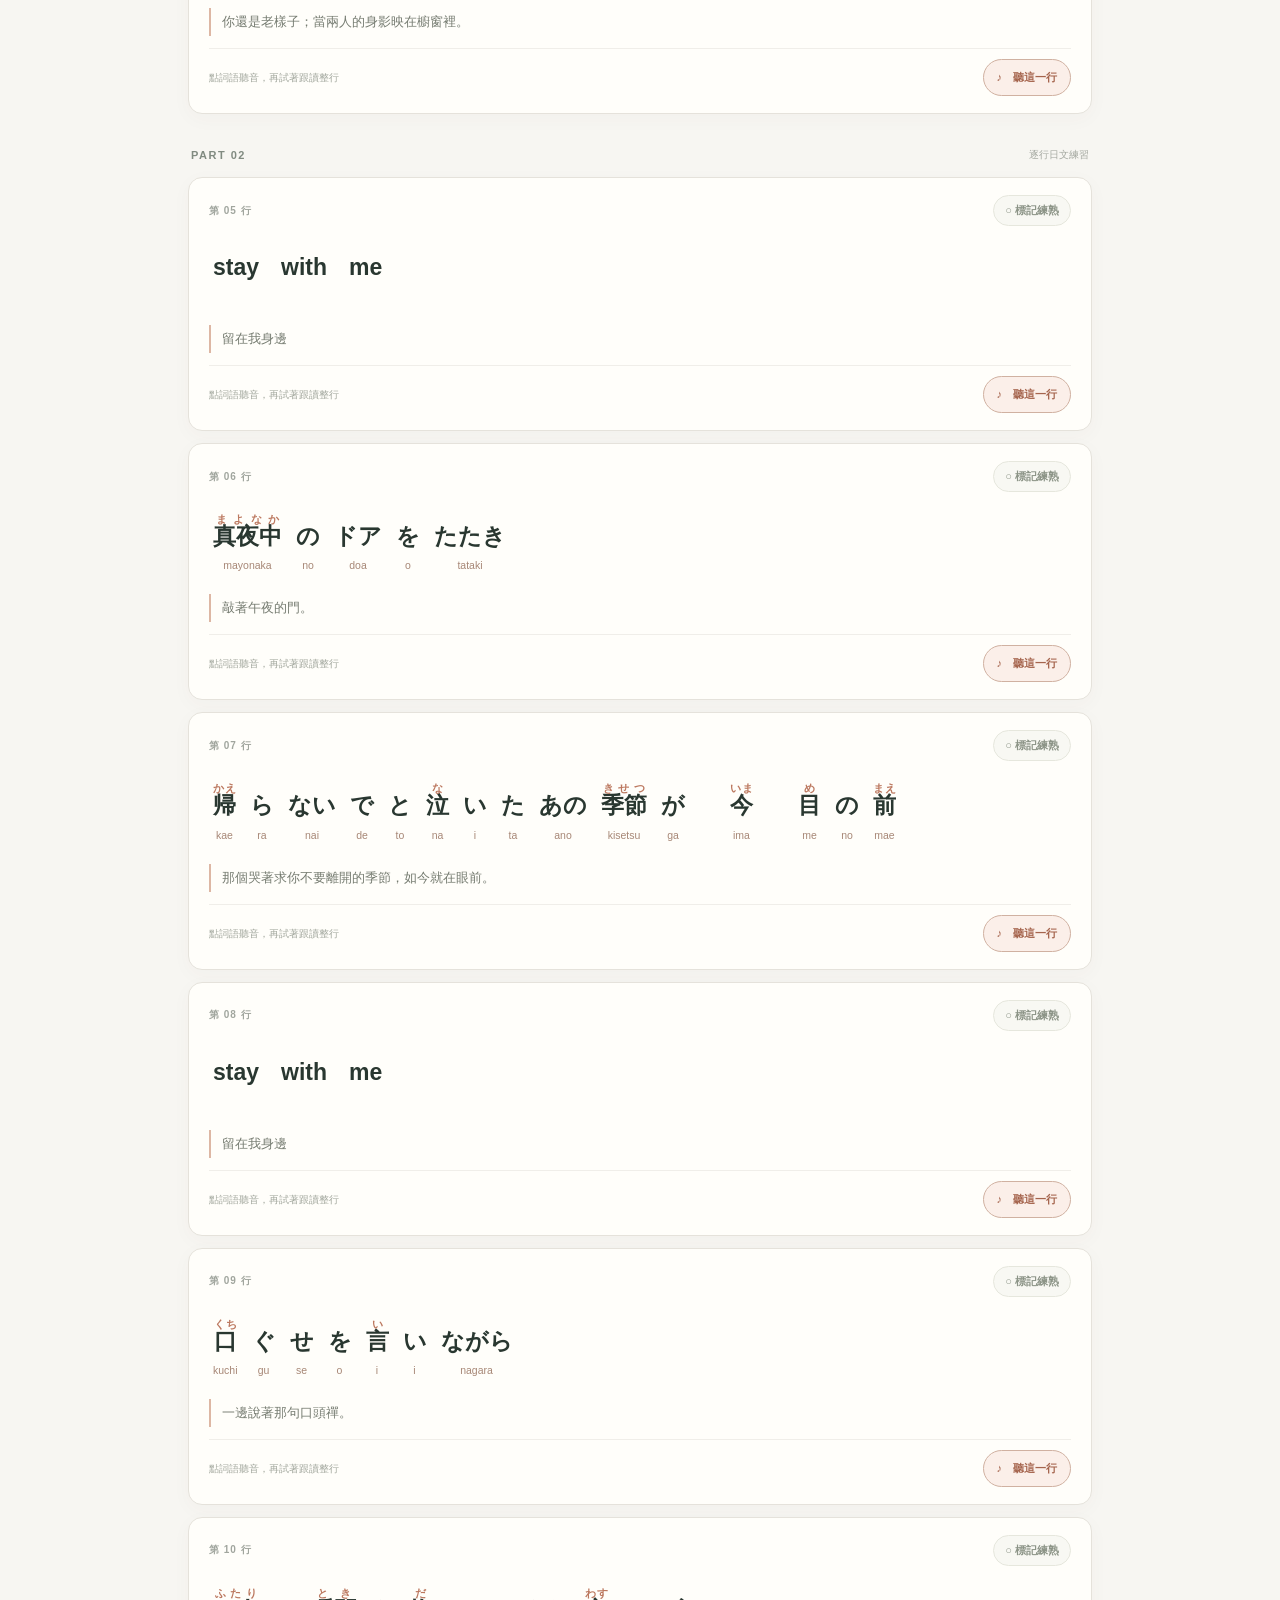
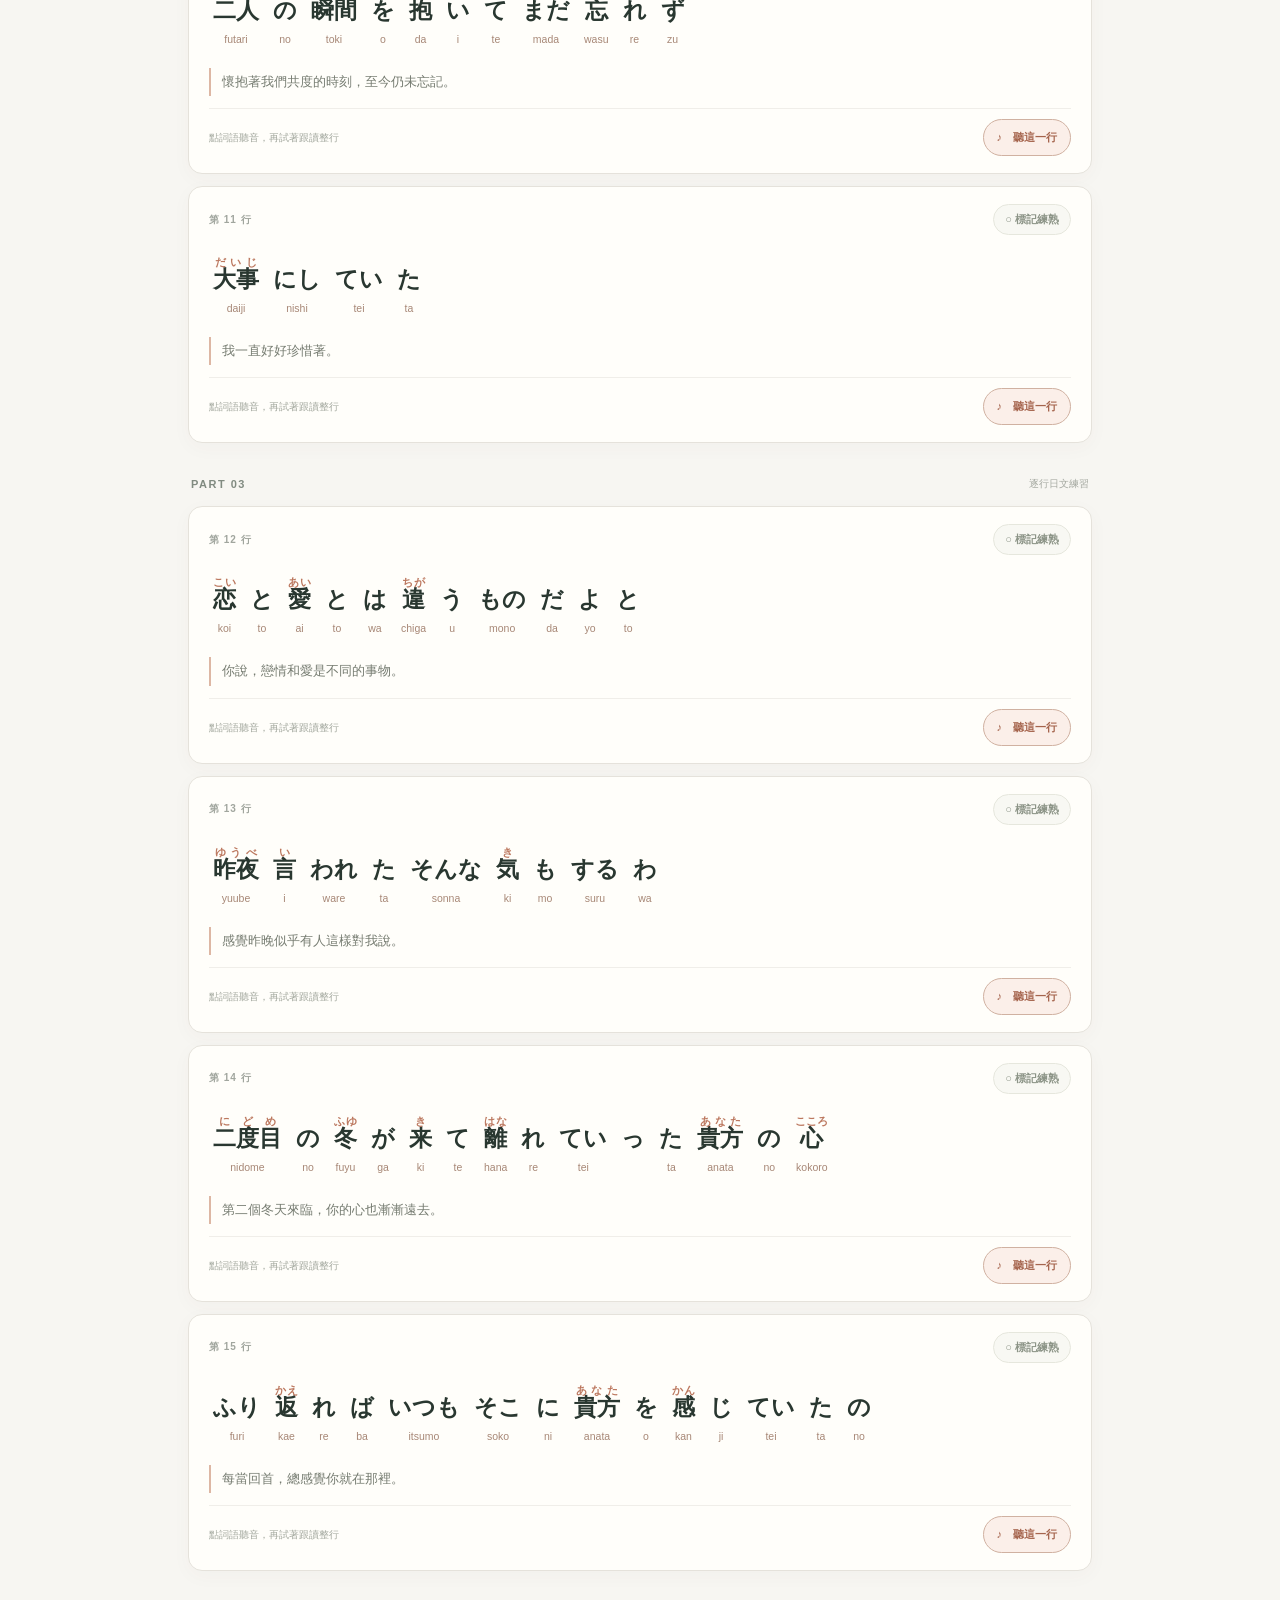
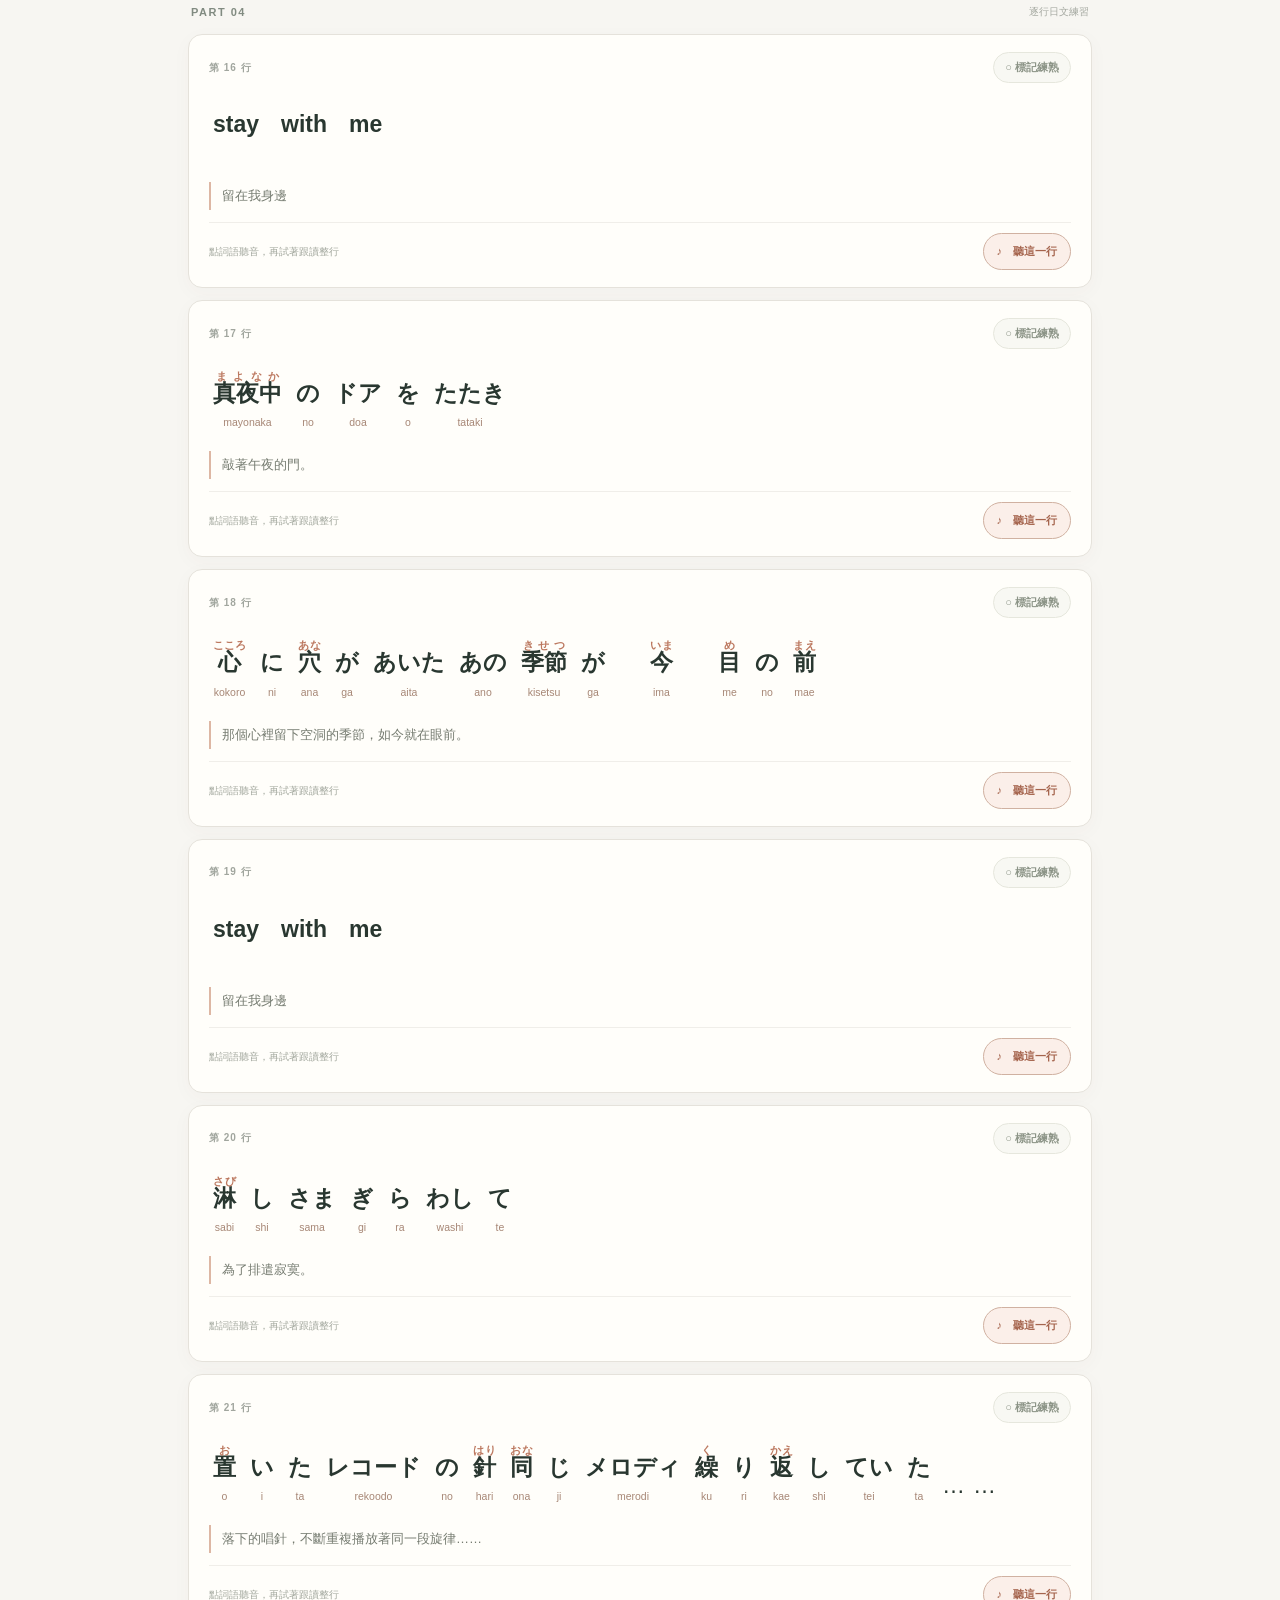
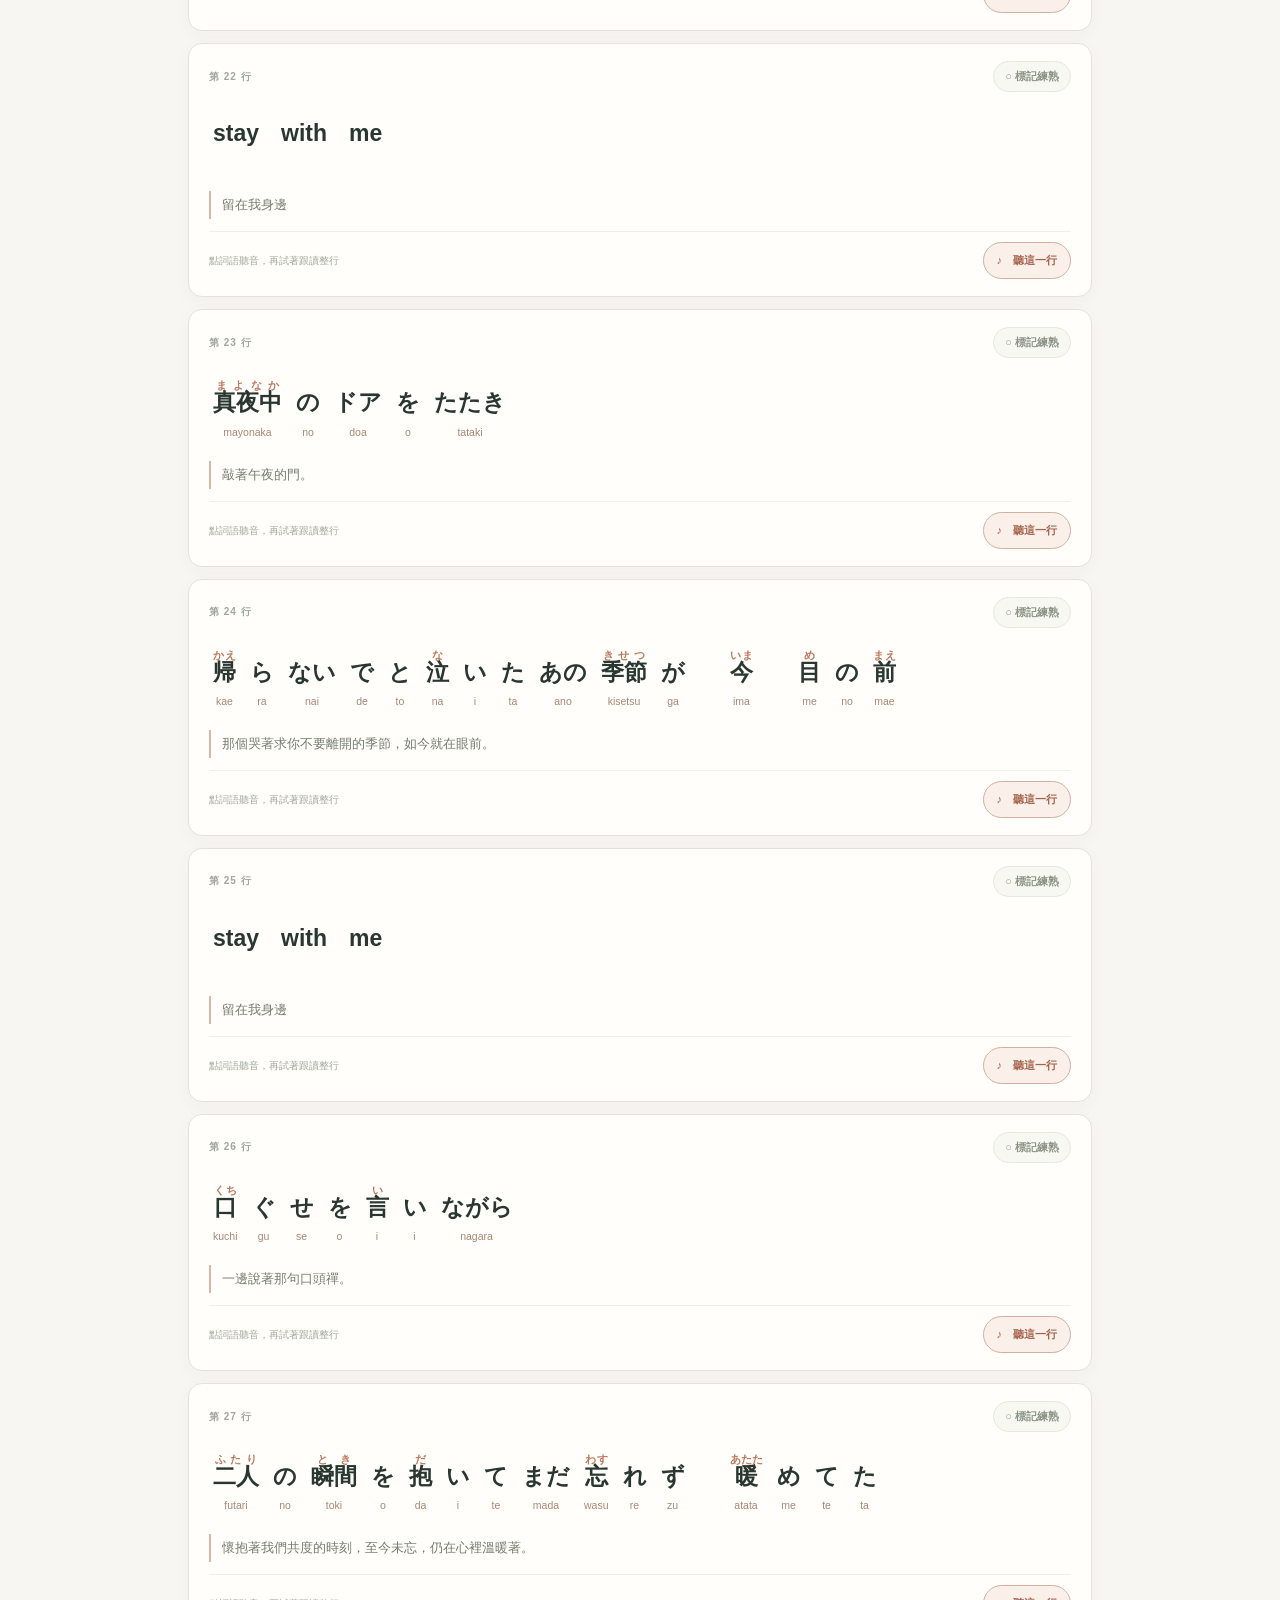
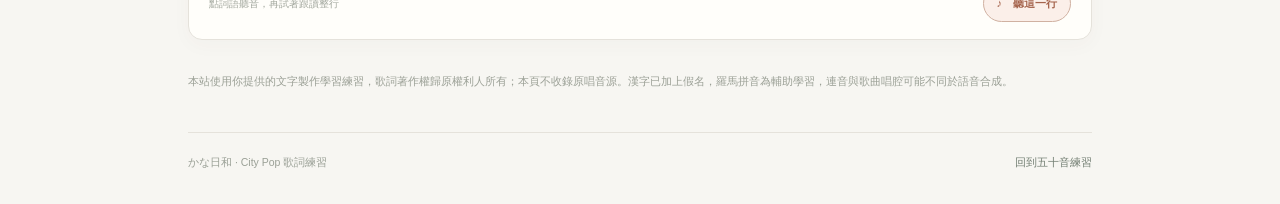
<file: stay-with-me/index.html>
<!doctype html>
<html lang="zh-Hant">
<head>
  <meta charset="utf-8">
  <meta name="viewport" content="width=device-width,initial-scale=1,viewport-fit=cover">
  <meta name="theme-color" content="#f7f6f2">
  <meta name="description" content="松原美紀〈真夜中のドア～Stay With Me〉完整日文歌詞整首跟讀：逐行假名、羅馬拼音與繁體中文翻譯，逐詞發音、連續朗讀和跟讀進度。">
  <title>Stay With Me · 日文歌詞練習｜かな日和</title>
  <link rel="stylesheet" href="./song.css?v=20261027b">
  <script defer src="../japanese-speech.js?v=20261027f"></script>
  <script defer src="./lyrics.js?v=20261027c"></script>
  <script defer src="./song.js?v=20261027d"></script>
</head>
<body>
<div class="shell">
  <header class="topbar">
    <a href="../" class="brand" aria-label="返回かな日和首頁"><span class="seal">か</span><span class="brand-name"><strong>かな日和</strong><small>KANA BIYORI</small></span></a>
    <nav class="toplinks" aria-label="站內導覽"><a href="../anime/">動漫台詞</a><a href="../">五十音</a></nav>
  </header>
  <main>
    <header class="hero">
      <div class="hero-content">
        <span class="eyebrow">CITY POP · JAPANESE LYRICS PRACTICE</span>
        <p class="artist">松原みき · 1979</p>
        <h1>真夜中のドア<span>～Stay With Me</span></h1>
        <p class="hero-copy">完整歌詞已準備好：逐行看假名與中文、逐詞聽發音、整首跟讀，慢慢記住日文的節奏。</p>
        <div class="hero-meta"><span>日文語音跟讀</span><span>假名與羅馬拼音</span><span>逐行練習進度</span></div>
      </div>
      <div class="vinyl" aria-hidden="true"><div class="vinyl-label"><span>STAY</span><span>WITH ME</span></div></div>
    </header>
    <section id="study" class="study" aria-labelledby="studyTitle" hidden>
      <div class="study-header">
        <div><span class="overline">LISTEN · REPEAT · REMEMBER</span><h2 id="studyTitle">整首跟讀練習</h2></div>
        <span id="progressCount" class="progress-number">0 / 0 行</span>
      </div>
      <div class="progress-rail" role="progressbar" aria-label="歌詞練習完成率" aria-valuemin="0" aria-valuemax="100" aria-valuenow="0" id="progressTrack"><span id="progressFill"></span></div>
      <div class="toolbar">
        <div class="study-toggles" role="group" aria-label="背誦選項">
          <button type="button" id="hideJapanese" aria-pressed="false">隱藏日文</button>
          <button type="button" id="hideReadings" aria-pressed="false">隱藏讀音</button>
          <button type="button" id="hideNotes" aria-pressed="false">隱藏中文</button>
        </div>
        <div class="player-controls">
          <label for="speedSelect">語速</label>
          <select id="speedSelect" aria-label="語音播放速度"><option value="0.7">慢速 0.7×</option><option value="0.85" selected>正常 0.85×</option><option value="1">原速 1×</option></select>
          <button type="button" id="playAll" class="btn-play">♪ 連續朗讀</button>
          <button type="button" id="stopAll" class="btn-stop" disabled>停止</button>
        </div>
      </div>
      <div class="filter-row"><span id="lineCount" aria-live="polite"></span><span class="speech-hint">使用瀏覽器合成日語朗讀，非原唱歌曲音檔</span></div>
      <div id="songContent" class="song-content"></div>
    </section>
    <section id="emptyPanel" class="empty-panel" aria-label="歌詞載入提示"><span class="empty-icon" aria-hidden="true">♪</span><h2>準備開始整首日文練習</h2><p>若歌詞未顯示，請重新整理頁面以重新載入內建的練習資料。</p></section>
    <p class="disclaimer">本站使用你提供的文字製作學習練習，歌詞著作權歸原權利人所有；本頁不收錄原唱音源。漢字已加上假名，羅馬拼音為輔助學習，連音與歌曲唱腔可能不同於語音合成。</p>
  </main>
  <footer><span>かな日和 · City Pop 歌詞練習</span><a href="../">回到五十音練習</a></footer>
</div>
<div id="toast" class="toast" role="status" aria-live="polite" hidden></div>
</body>
</html>
</file>
<file: anime/anime.css>
:root{color-scheme:light;--bg:#f7f6f2;--paper:#fffefa;--ink:#293630;--muted:#898e85;--line:#e7e5dc;--accent:#ce6a52;--dark:#2b3832;--soft:#f7e8e0;font-family:"Hiragino Kaku Gothic ProN","Yu Gothic","Noto Sans JP","PingFang TC","Microsoft JhengHei",sans-serif}
*{box-sizing:border-box}
html{scroll-behavior:smooth}
body{margin:0;background:var(--bg);color:var(--ink);-webkit-font-smoothing:antialiased}
button,input{font:inherit}button{cursor:pointer}
button:focus-visible,input:focus-visible,a:focus-visible{outline:3px solid #dca797;outline-offset:3px}
[hidden]{display:none!important}
.shell{max-width:990px;margin:auto;padding:0 28px}
.topbar{height:75px;display:flex;align-items:center;justify-content:space-between;gap:15px;border-bottom:1px solid var(--line)}
.brand{display:flex;align-items:center;gap:12px;text-decoration:none;color:var(--ink)}
.seal{height:38px;width:38px;border:1.8px solid var(--accent);border-radius:12px;display:grid;place-items:center;font-size:24px;font-weight:750;color:var(--accent);transform:rotate(-8deg)}
.brand-text{display:flex;flex-direction:column;gap:2px}
.brand strong{font-size:17px;letter-spacing:2px}
.brand small{font-size:9px;letter-spacing:2px;font-weight:750;color:#8f958c}
.top-links{display:flex;gap:8px}.top-links a{text-decoration:none;color:#69776d;font-size:12px;font-weight:750;background:#fffefa;border:1px solid var(--line);border-radius:9px;padding:10px 13px}
.top-links a:hover{color:var(--accent);border-color:#dcbead}
main{padding:30px 0 48px}
.hero{position:relative;overflow:hidden;padding:35px 35px 25px;border:1px solid #e5e2d8;border-radius:17px;background:linear-gradient(118deg,#eaf0e9 0%,#f5eee6 77%,#f8ebe4 100%)}
.eyebrow{display:block;color:#b76350;letter-spacing:2.3px;font-size:10px;font-weight:800}
.hero h1{font-size:clamp(28px,4.6vw,42px);line-height:1.32;letter-spacing:-.6px;margin:13px 0 12px;font-weight:790}
.hero h1 em{font-style:normal;color:var(--accent)}
.hero p{font-size:13px;color:#66746b;line-height:1.9;margin:0;max-width:660px}
.hero-foot{display:flex;align-items:center;justify-content:space-between;gap:12px;flex-wrap:wrap;font-size:11px;color:#8a8d83;margin-top:23px}
.hero-foot span:first-child{font-weight:800;color:#b05f4b}
.toolbar{position:sticky;top:0;z-index:11;background:var(--bg);padding:15px 0 12px}
.search-row{display:flex;gap:10px}
.search{display:flex;align-items:center;gap:10px;min-width:0;flex:1;background:var(--paper);border:1px solid #deded5;border-radius:11px;padding:0 15px;min-height:48px}
.search:focus-within{border-color:#d4a28e}
.search svg{width:18px;height:18px;color:#a0a79d;flex:none}
.search input{width:100%;min-width:0;height:46px;border:0;outline:0;background:transparent;font-size:13px;color:var(--ink)}
.search input::placeholder{color:#a3a59f}
.random-btn{flex:none;min-height:48px;padding:0 17px;border:1px solid #e8cbbd;background:#f9eee8;border-radius:11px;color:#ac6451;font-size:12px;font-weight:780}
.random-btn:hover{background:#f5e4db}
.category-nav{display:flex;gap:7px;overflow-x:auto;overscroll-behavior-x:contain;scrollbar-width:none;padding:12px 0 5px}
.category-nav::-webkit-scrollbar{display:none}
.category-chip{white-space:nowrap;flex:none;border:1px solid #e5e1d8;background:#fffefa;border-radius:99px;min-height:37px;padding:8px 15px;color:#768077;font-size:12px;font-weight:750}
.category-chip.active{color:#fff;background:var(--dark);border-color:var(--dark)}
.category-chip:hover:not(.active){border-color:#d4b09c;color:var(--accent)}
.filter-row{display:flex;align-items:center;justify-content:space-between;gap:8px;flex-wrap:wrap;margin-top:8px}
.source-options{display:flex;gap:6px;align-items:center;flex-wrap:wrap}
.source-options button{border:0;border-radius:8px;padding:8px 11px;background:transparent;color:#868a7f;font-size:11px;font-weight:740}
.source-options button.active{color:#a75e49;background:#f3e8df}
.source-options button:hover:not(.active){background:#eee9e0}
.study-options{display:flex;gap:7px;flex-wrap:wrap}
.study-options button{border:1px solid #e7dfd6;color:#82867e;background:#fffdf9;border-radius:8px;padding:8px 11px;font-size:11px;font-weight:740}
.study-options button[aria-pressed="true"]{background:#f3e8df;color:#a55b48;border-color:#e8c8b9}
#resultCount{color:#999e94;font-size:11px}
.section{margin:24px 0 32px;scroll-margin-top:190px}
.section-heading{display:flex;align-items:end;justify-content:space-between;gap:10px;margin:0 0 12px}
.section-heading h2{margin:0;font-size:18px;letter-spacing:.2px}
.section-heading p{font-size:11px;line-height:1.6;color:#989c92;margin:5px 0 0}
.section-count{font-size:11px;color:#949b90;flex:none}
.quote-grid{display:grid;grid-template-columns:repeat(2,minmax(0,1fr));gap:12px}
.quote-card{min-width:0;display:flex;flex-direction:column;gap:13px;background:var(--paper);border:1px solid #e9e5de;border-radius:15px;box-shadow:0 7px 26px #635b4909;padding:19px}
.quote-head{display:flex;justify-content:space-between;align-items:center;gap:8px}
.quote-label{background:#f3e8df;border-radius:5px;padding:5px 8px;color:#ae624b;font-size:10px;font-weight:800}
.quote-label.original{background:#edf0e9;color:#627868}
.source-link{font-size:11px;font-weight:700;color:#ad755e;text-decoration:none}
.source-link:hover{text-decoration:underline}
.favorite{font-size:24px;line-height:1;color:#bdbbb2;min-width:36px;min-height:36px;border:0;background:transparent;border-radius:8px}
.favorite:hover,.favorite.active{color:#c18561}
.japanese{margin:0;font-size:clamp(18px,2.25vw,23px);line-height:1.7;font-weight:750;overflow-wrap:anywhere;word-break:normal;letter-spacing:.35px}
.phrase-units{display:flex;flex-wrap:wrap;align-items:stretch;gap:9px 7px;padding:12px 0 11px;border-top:1px solid #f0eee7;border-bottom:1px solid #f0eee7}
.phrase-unit{display:flex;flex-direction:column;gap:7px;align-items:center;justify-content:flex-start;min-height:64px;max-width:100%;padding:5px 5px 6px;border:0;border-radius:8px;background:transparent;color:var(--ink)}
.phrase-unit:hover:not(:disabled){background:#f7eee8}
.phrase-unit:disabled{cursor:default}
.unit-jp{font-size:20px;font-weight:750;white-space:nowrap;line-height:1.5}
.unit-jp ruby{ruby-position:over}.unit-jp rt{font-size:10px;font-weight:700;line-height:1.2;color:#bc775c}
.unit-roman{color:#a87565;font-size:11px;line-height:1.15;white-space:nowrap;letter-spacing:.1px}
.phrase-unit:not(:has(rt)) .unit-jp{padding-top:12px}
.hide-readings .phrase-unit rt,.hide-readings .unit-roman{visibility:hidden}
.meaning{font-size:14px;line-height:1.75;margin:0;font-weight:720;color:#57625a;min-height:26px}
.hide-meaning .meaning{visibility:hidden}
.quote-foot{display:flex;align-items:center;justify-content:space-between;gap:8px;color:#a5a397;font-size:11px;margin-top:auto}
.quote-controls{display:flex;align-items:center;justify-content:flex-end;flex-wrap:wrap;gap:8px;padding-top:12px;border-top:1px solid #f0eee7}
.play-button{border:1px solid var(--dark);background:var(--dark);color:#fff;border-radius:99px;min-height:39px;padding:9px 15px;font-size:12px;font-weight:760}
.play-button:hover:not(:disabled){background:#4a5b52}
.play-button:disabled,.phrase-unit:disabled{opacity:.45}
.copy-button{border:1px solid #e8e3da;background:#fffdf9;color:#8b9087;border-radius:99px;padding:9px 13px;min-height:39px;font-size:11px;font-weight:700}
.copy-button:hover{background:#f4f1eb}
.featured{border:1px solid #e5d9ca;background:#f4eee7;border-radius:16px;padding:14px;margin:15px 0 22px;scroll-margin-top:220px}
.featured-heading{display:flex;justify-content:space-between;color:#a26957;font-size:12px;font-weight:750;margin:0 2px 12px}
.featured .quote-card{max-width:100%}
.empty{border-radius:14px;border:1px dashed #dfd9ce;background:#fffefa;text-align:center;padding:45px 20px}
.empty h2{margin:0;font-size:18px}.empty p{color:#9c9c93;font-size:13px;line-height:1.7}
.reset-button{border:1px solid #dbb9a5;border-radius:9px;color:#aa5c49;background:#fff8f3;padding:10px 16px;font-size:12px;font-weight:750}
.study-note{margin:20px 0 0;font-size:11px;line-height:1.9;color:#94988d}
footer{border-top:1px solid #e4e2db;display:flex;align-items:center;justify-content:space-between;gap:16px;padding:23px 0 38px;color:#a0a398;font-size:11px}
footer a{color:#6f8273;text-decoration:none}
.toast{position:fixed;z-index:60;bottom:20px;left:50%;transform:translateX(-50%);padding:12px 18px;border-radius:10px;background:#34443a;color:white;box-shadow:0 8px 24px #2936302b;font-size:12px;max-width:min(90vw,400px);text-align:center}
@media(max-width:720px){
  .shell{padding:0 16px}.topbar{height:66px}
  main{padding:18px 0 30px}
  .hero{padding:26px 22px 22px;border-radius:15px}
  .hero h1{font-size:29px}.hero p{font-size:12px}
  .hero-foot{gap:7px}.hero-foot span:last-child{font-size:10px}
  .toolbar{padding:11px 0}
  .search{padding:0 12px}.search input{font-size:12px}
  .random-btn{padding:0 11px;font-size:11px}
  .section{margin:19px 0 24px}
  .quote-grid{grid-template-columns:1fr}
  .quote-card{padding:17px;gap:12px}
  .japanese{font-size:21px}
  .phrase-units{gap:6px 5px}
  .phrase-unit{padding:5px 3px}
  .unit-jp{font-size:20px}
  .filter-row{flex-wrap:wrap;gap:6px}.source-options{width:100%;overflow-x:auto;flex-wrap:nowrap;white-space:nowrap}.source-options button{font-size:10.5px;padding:8px 9px}.study-options button{font-size:10.5px;padding:8px}
  footer{padding-bottom:28px}
}
@media(max-width:375px){.hero h1{font-size:26px}.brand strong{font-size:15px}.top-links a{padding:9px;font-size:11px}.japanese{font-size:19px}.unit-jp{font-size:18px}.unit-roman{font-size:10px}}
</file>
<file: stay-with-me/song.css>
:root{color-scheme:light;--bg:#f7f6f2;--paper:#fffefa;--ink:#293730;--muted:#888c85;--line:#e5e2db;--accent:#be6a57;--dark:#2b3932;--warm:#f3e7dc;font-family:"Hiragino Kaku Gothic ProN","Yu Gothic","Noto Sans JP","PingFang TC","Microsoft JhengHei",sans-serif}
*{box-sizing:border-box}html{scroll-behavior:smooth}body{margin:0;background:var(--bg);color:var(--ink);-webkit-font-smoothing:antialiased}
button,select{font:inherit}button{cursor:pointer}button:disabled{cursor:not-allowed;opacity:.45}
button:focus-visible,select:focus-visible,a:focus-visible,input:focus-visible{outline:3px solid #d8a18f;outline-offset:3px}[hidden]{display:none!important}
.shell{max-width:960px;margin:0 auto;padding:0 28px}.topbar{height:74px;border-bottom:1px solid var(--line);display:flex;justify-content:space-between;align-items:center;gap:12px}
.brand{display:flex;align-items:center;gap:11px;text-decoration:none;color:var(--ink)}.seal{display:grid;place-items:center;width:38px;height:38px;border-radius:12px;border:1.7px solid var(--accent);transform:rotate(-8deg);color:var(--accent);font-size:24px;font-weight:800}
.brand-name{display:flex;flex-direction:column;gap:2px}.brand-name strong{font-size:17px;letter-spacing:2px}.brand-name small{font-size:9px;letter-spacing:2.1px;font-weight:750;color:#92978f}
.toplinks{display:flex;gap:8px}.toplinks a{display:inline-block;white-space:nowrap;border:1px solid var(--line);background:#fffefa;border-radius:9px;padding:9px 12px;font-size:11px;color:#667769;font-weight:750;text-decoration:none}.toplinks a:hover{color:var(--accent);border-color:#dab2a3}
main{padding:25px 0 40px}.hero{position:relative;display:flex;align-items:center;justify-content:space-between;gap:20px;overflow:hidden;padding:34px 34px 31px;background:linear-gradient(114deg,#e8efeb 0%,#f0eee7 52%,#e9e2d8);border:1px solid #e1e5df;border-radius:19px;isolation:isolate}
.hero:before{content:"";position:absolute;inset:-120px auto auto -120px;width:420px;height:420px;border-radius:50%;background:#ffffff29;z-index:-1}
.hero-content{position:relative;z-index:1;min-width:0}.eyebrow{display:block;font-size:10px;letter-spacing:2.2px;font-weight:800;color:#af6752}.artist{font-size:12px;font-weight:750;color:#6b7a6e;letter-spacing:.45px;margin:23px 0 5px}
.hero h1{font-size:clamp(26px,4.5vw,43px);font-weight:820;line-height:1.3;letter-spacing:-.6px;margin:0 0 12px;overflow-wrap:anywhere}.hero h1 span{display:block;color:var(--accent);font-size:.78em}
.hero-copy{font-size:12px;color:#67736a;line-height:1.9;max-width:510px;margin:0}.hero-meta{display:flex;flex-wrap:wrap;gap:7px;margin-top:23px}.hero-meta span{display:inline-flex;padding:6px 9px;background:#ffffff7a;color:#7f7d70;border-radius:50px;font-size:10px;font-weight:730}
.vinyl{position:relative;flex:none;width:167px;height:167px;border-radius:50%;background:repeating-radial-gradient(circle at center,#2d343a 0 2px,#34383b 3px 4px,#242e35 5px 6px);border:9px solid #343a3d;box-shadow:9px 10px 18px #34473e1c;transform:rotate(15deg)}.vinyl:before{content:"";position:absolute;inset:0;border-radius:50%;background:linear-gradient(130deg,#ffffff12,transparent 43%,#ffffff0a 62%,transparent 85%)}
.vinyl-label{position:absolute;inset:47px;display:flex;justify-content:center;align-items:center;flex-direction:column;border-radius:50%;background:#c97761;color:#fff3e5;border:3px solid #e6a791;font-size:9px;font-weight:850;line-height:1.8;letter-spacing:1.3px;transform:rotate(-15deg)}
.study{margin:17px 0 32px}.study-header{display:flex;justify-content:space-between;align-items:end;gap:12px}.overline{font-size:10px;letter-spacing:1.6px;color:#bc7860;font-weight:780}.study-header h2{font-size:22px;margin:7px 0 0}.progress-number{font-weight:760;color:#6e836f;font-size:13px;white-space:nowrap}
.progress-rail{width:100%;height:6px;background:#ebe8e1;border-radius:50px;overflow:hidden;margin:14px 0 17px}.progress-rail>span{display:block;height:100%;width:0;background:#8fa88e;border-radius:50px;transition:width .22s}
.toolbar{display:flex;flex-wrap:wrap;align-items:center;justify-content:space-between;gap:9px;background:#fffefa;border:1px solid var(--line);border-radius:12px;padding:11px;margin-bottom:12px;position:sticky;top:7px;z-index:12;box-shadow:0 5px 14px #424b3810}
.study-toggles,.player-controls{display:flex;align-items:center;flex-wrap:wrap;gap:6px}.study-toggles button{background:#f8f6f1;border:1px solid #eae6dc;color:#7b8176;border-radius:8px;min-height:36px;padding:8px 10px;font-size:11px;font-weight:760}
.study-toggles button[aria-pressed="true"]{background:#f1e3dc;border-color:#e8c9bb;color:#af6b54}
.player-controls label{font-size:11px;color:#8e9187;font-weight:720}
.player-controls select{background:#fffdfa;color:#58665d;border:1px solid #e4e1d8;padding:8px;border-radius:8px;font-size:11px;min-height:36px}
.btn-play,.btn-stop{border-radius:8px;min-height:36px;padding:8px 12px;font-size:11px;font-weight:750}.btn-play{background:#34433b;color:white;border:1px solid #34433b}.btn-play:hover{background:#4e6155}.btn-stop{background:#fffdfa;border:1px solid #e5e0d7;color:#8f756c}
.filter-row{display:flex;align-items:center;justify-content:space-between;gap:12px;margin:12px 3px;color:#aaa9a0;font-size:11px}.speech-hint{text-align:right}
.song-content{display:flex;flex-direction:column;gap:12px}.verse-heading{display:flex;align-items:center;justify-content:space-between;margin:22px 3px 3px}.verse-heading:first-child{margin-top:7px}.verse-heading h3{color:#818b81;font-size:11px;letter-spacing:1.5px;text-transform:uppercase;margin:0}.verse-heading span{font-size:10px;color:#a4a8a0}
.lyric-card{position:relative;background:var(--paper);border:1px solid var(--line);border-radius:14px;padding:17px 20px;display:flex;flex-direction:column;gap:12px;box-shadow:0 5px 20px #544d3d08;scroll-margin-top:105px}.lyric-card.playing{border-color:#cf9c83;box-shadow:0 4px 22px #b987632b}.lyric-card.completed{border-color:#d9e4da}
.lyric-head{display:flex;align-items:center;justify-content:space-between;gap:12px}.line-number{font-size:10px;color:#a1a69e;font-weight:780;letter-spacing:1px}.line-actions{display:flex;align-items:center;gap:7px}
.done-button{border-radius:99px;padding:7px 11px;border:1px solid #e6e7dd;background:#f8f8f3;color:#8c9487;font-size:11px;font-weight:740;min-height:31px}
.completed .done-button{background:#eaf1e9;border-color:#cfdfcc;color:#59815d}.done-button:hover{border-color:#98b59d}
.lyric-main{display:flex;flex-wrap:wrap;align-items:flex-end;gap:10px 6px;min-height:65px;padding:5px 0;line-height:1.7}
.lyric-token{background:transparent;border:0;border-radius:6px;padding:5px 4px;min-height:51px;display:flex;flex-direction:column;align-items:center;justify-content:flex-end;gap:3px;color:var(--ink)}
.lyric-token:hover:not(:disabled){background:#f5ebe5}.lyric-token:disabled{cursor:default}
.lyric-token ruby{font-size:23px;font-weight:730;ruby-position:over;white-space:nowrap}.lyric-token rt{font-size:11px;color:#bc785f;font-weight:750;line-height:1.1}
.lyric-token .token-word{font-size:23px;font-weight:730;white-space:pre-wrap}.lyric-token .roman{font-size:10.5px;color:#a78776;min-height:13px;white-space:nowrap;line-height:1.2}
.token-punctuation{font-size:23px;align-self:flex-end;line-height:2;padding:0 1px}
.hide-japanese .lyric-token ruby rb,.hide-japanese .lyric-token .token-word,.hide-japanese .token-punctuation{visibility:hidden}
.hide-reading .lyric-token rt,.hide-reading .lyric-token .roman{visibility:hidden}
.line-note{border-left:2px solid #ddb7a4;padding:3px 0 3px 11px;font-size:13px;line-height:1.7;color:#767c71;margin:0}.hide-notes .line-note{visibility:hidden}
.line-footer{display:flex;justify-content:space-between;align-items:center;gap:8px;flex-wrap:wrap;padding-top:10px;border-top:1px solid #f0eee9}
.btn-line-play{border-radius:99px;border:1px solid #d0b1a1;background:#fbefe9;color:#a5644d;font-size:11px;font-weight:760;min-height:37px;padding:8px 13px}.btn-line-play:hover{background:#f2e0d6}
.line-hint{font-size:10px;line-height:1.5;color:#a1a69c}
.empty-panel{text-align:center;border:1px dashed #d9dcd4;background:#faf9f5;border-radius:16px;margin:20px 0;padding:46px 22px}.empty-icon{width:60px;height:60px;border-radius:50%;display:grid;place-items:center;background:#f0e9df;color:#b67b63;font-size:25px;margin:0 auto 13px}.empty-panel h2{font-size:17px;margin:0 0 9px}.empty-panel p{font-size:12px;color:#92988e;line-height:1.9;max-width:470px;margin:auto}
.disclaimer{font-size:10.5px;color:#9ba096;line-height:1.85;margin:20px 0 0}
footer{border-top:1px solid var(--line);padding:23px 0 34px;display:flex;justify-content:space-between;gap:12px;font-size:10.5px;color:#9aa096}footer a{color:#737f73;text-decoration:none}
.toast{position:fixed;bottom:20px;left:50%;transform:translateX(-50%);max-width:min(90vw,420px);z-index:50;padding:12px 17px;border-radius:10px;background:#36453c;color:#fff;font-size:12px;box-shadow:0 10px 30px #17251a34;text-align:center}
@media(max-width:760px){.shell{padding:0 16px}.topbar{height:66px}main{padding:17px 0 27px}.hero{padding:25px 23px;gap:8px}.hero h1{font-size:30px}.artist{margin-top:15px}.vinyl{width:114px;height:114px;border-width:6px;opacity:.82;margin-right:-47px}.vinyl-label{inset:30px;font-size:7px}.hero-content{max-width:calc(100% - 45px)}.hero-meta{gap:5px;margin-top:16px}.hero-meta span{font-size:9px}.toolbar{top:0;padding:10px}.study-header h2{font-size:19px}.filter-row{flex-wrap:wrap}.speech-hint{text-align:left}.lyric-card{padding:15px}.lyric-main{gap:8px 5px}.lyric-token .token-word,.lyric-token ruby{font-size:21px}.line-footer{align-items:center}.line-hint{max-width:170px}}
@media(max-width:420px){.toplinks a{padding:8px;font-size:10px}.brand-name strong{font-size:15px}.vinyl{display:none}.hero-content{max-width:100%}.hero h1{font-size:29px}.hero-meta span:last-child{display:none}.player-controls{width:100%}.study-toggles{width:100%;justify-content:space-between}.study-toggles button{flex:1;padding:8px 5px}.player-controls select{max-width:100px}.lyric-token .token-word,.lyric-token ruby{font-size:20px}}
@media(prefers-reduced-motion:reduce){*,*:before,*:after{scroll-behavior:auto!important;transition:none!important}}
</file>
<file: lemon/lemon.css>
:root{--accent:#8b772d;--warm:#f4efd9}
.hero{background:linear-gradient(114deg,#edf0df,#faf3d9 60%,#eee6cf)}
.eyebrow,.overline{color:#82702d}.vinyl-label{background:#ac923b;border-color:#dbc66b}
.import-panel{margin:20px 0;padding:18px 20px;background:var(--paper);border:1px solid var(--line);border-radius:14px}
.import-panel summary{cursor:pointer;font-weight:750;font-size:14px}
.import-panel p{font-size:12px;line-height:1.8;color:#687267}
.import-panel label{display:block;font-size:12px;margin:12px 0 8px}
.import-panel textarea{display:block;width:100%;resize:vertical;padding:12px;border:1px solid #d8d6c7;border-radius:8px;background:#fffefa;color:var(--ink);font:inherit;font-size:14px;line-height:1.7}
.import-panel textarea:focus-visible{outline:3px solid #bca64a;outline-offset:3px}
.import-actions{display:flex;gap:8px;flex-wrap:wrap;margin-top:12px}
</file>
